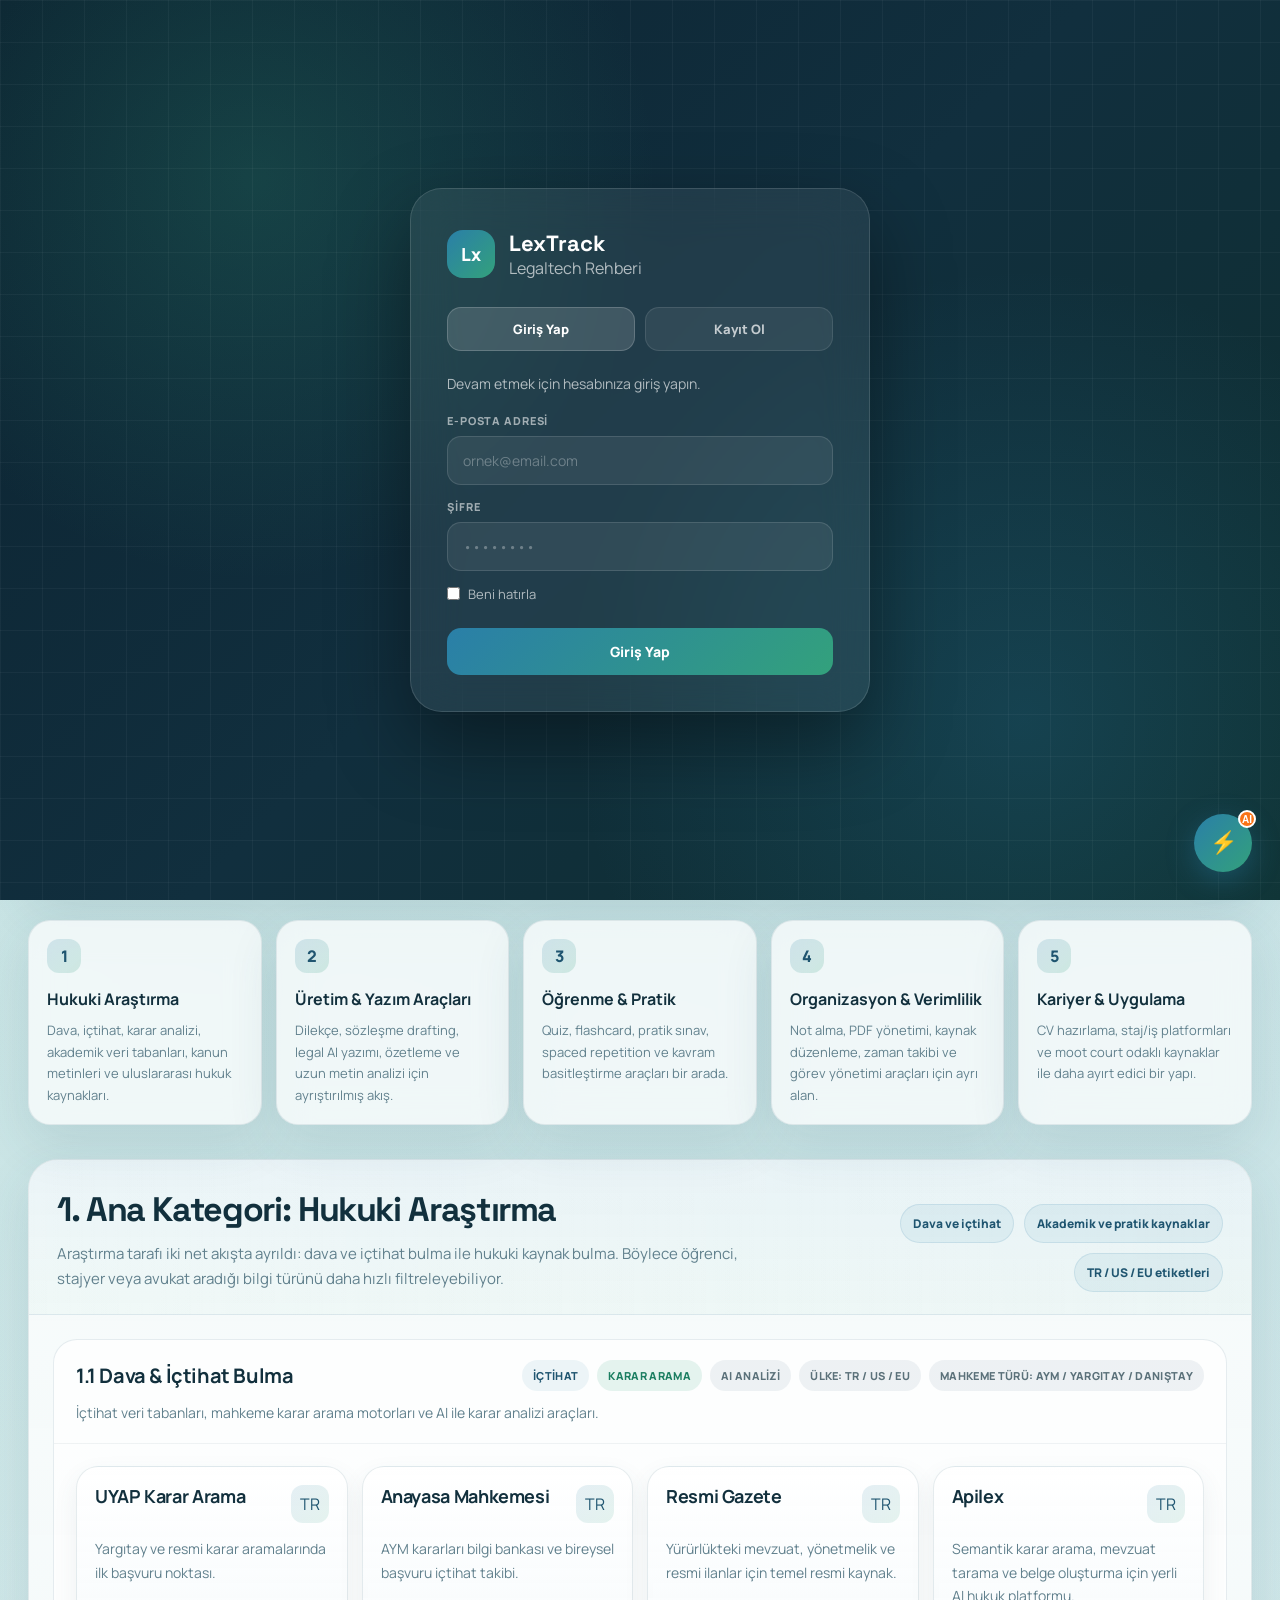
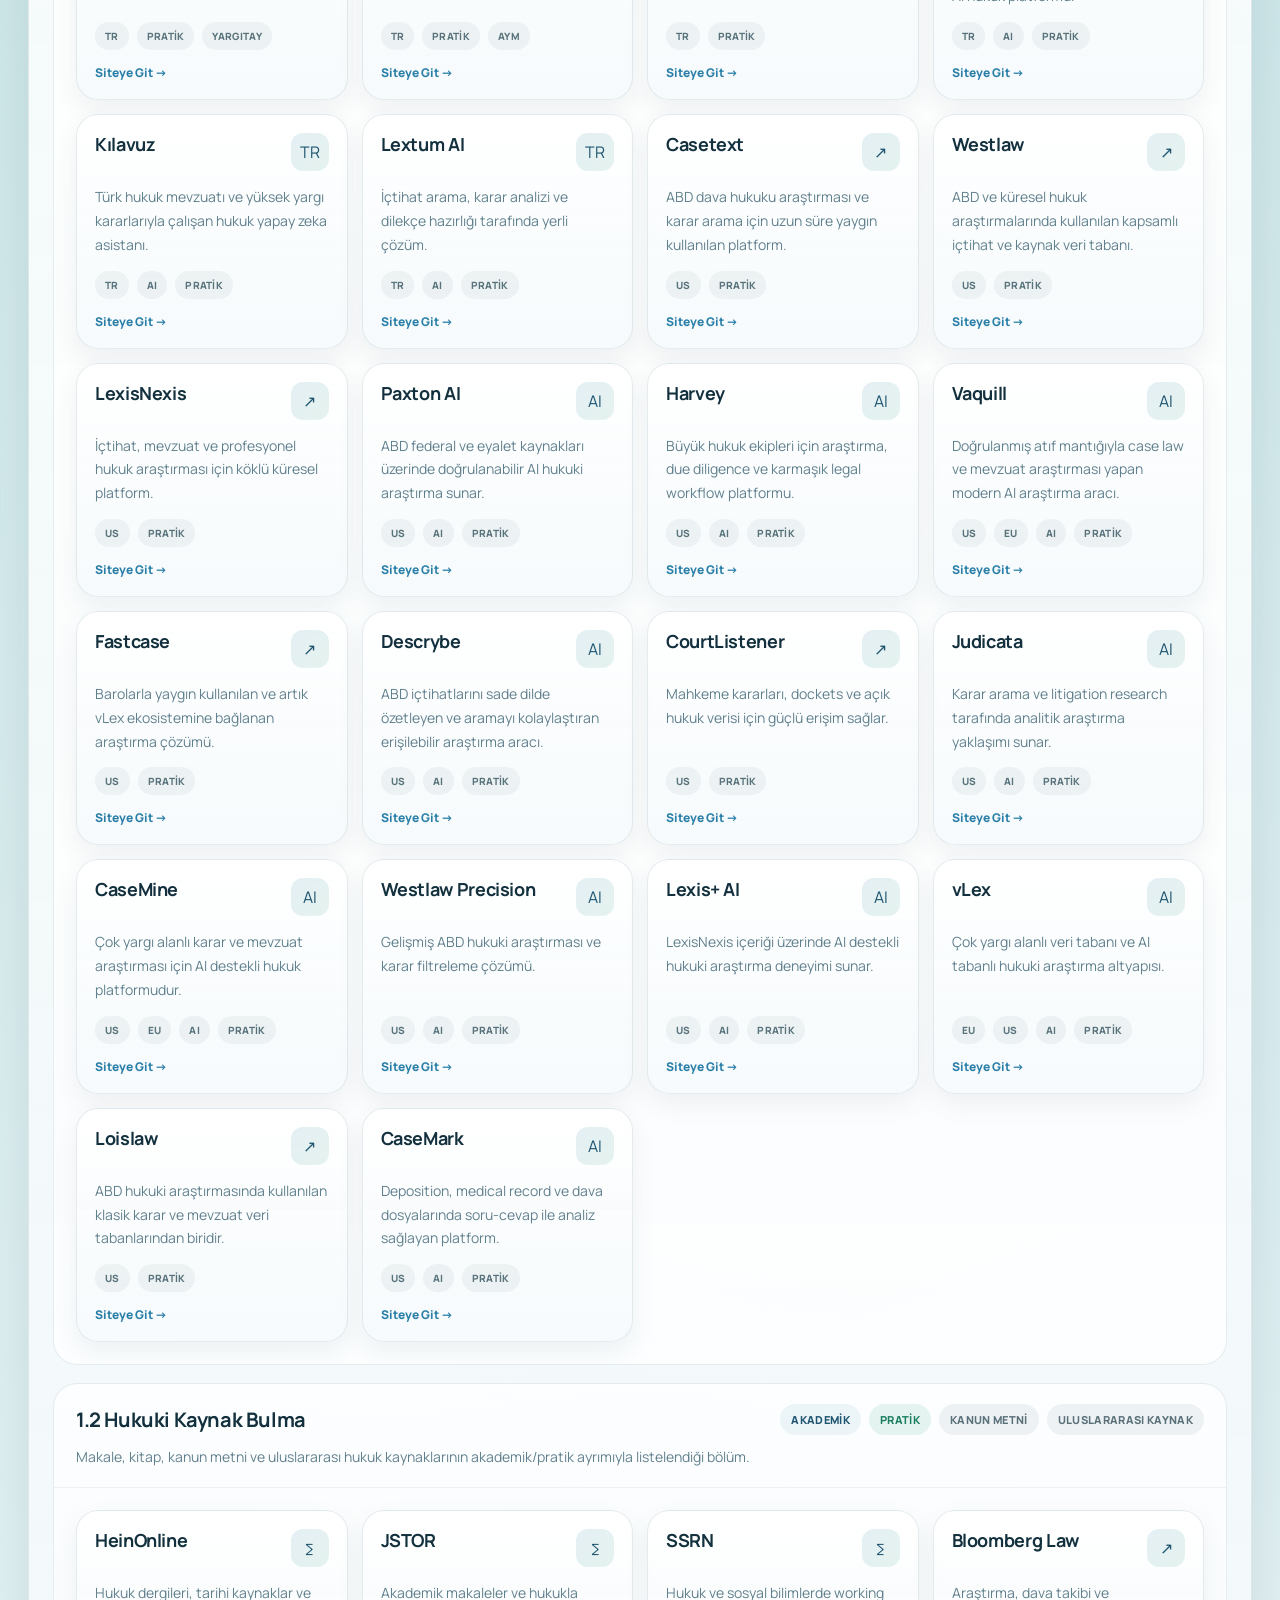
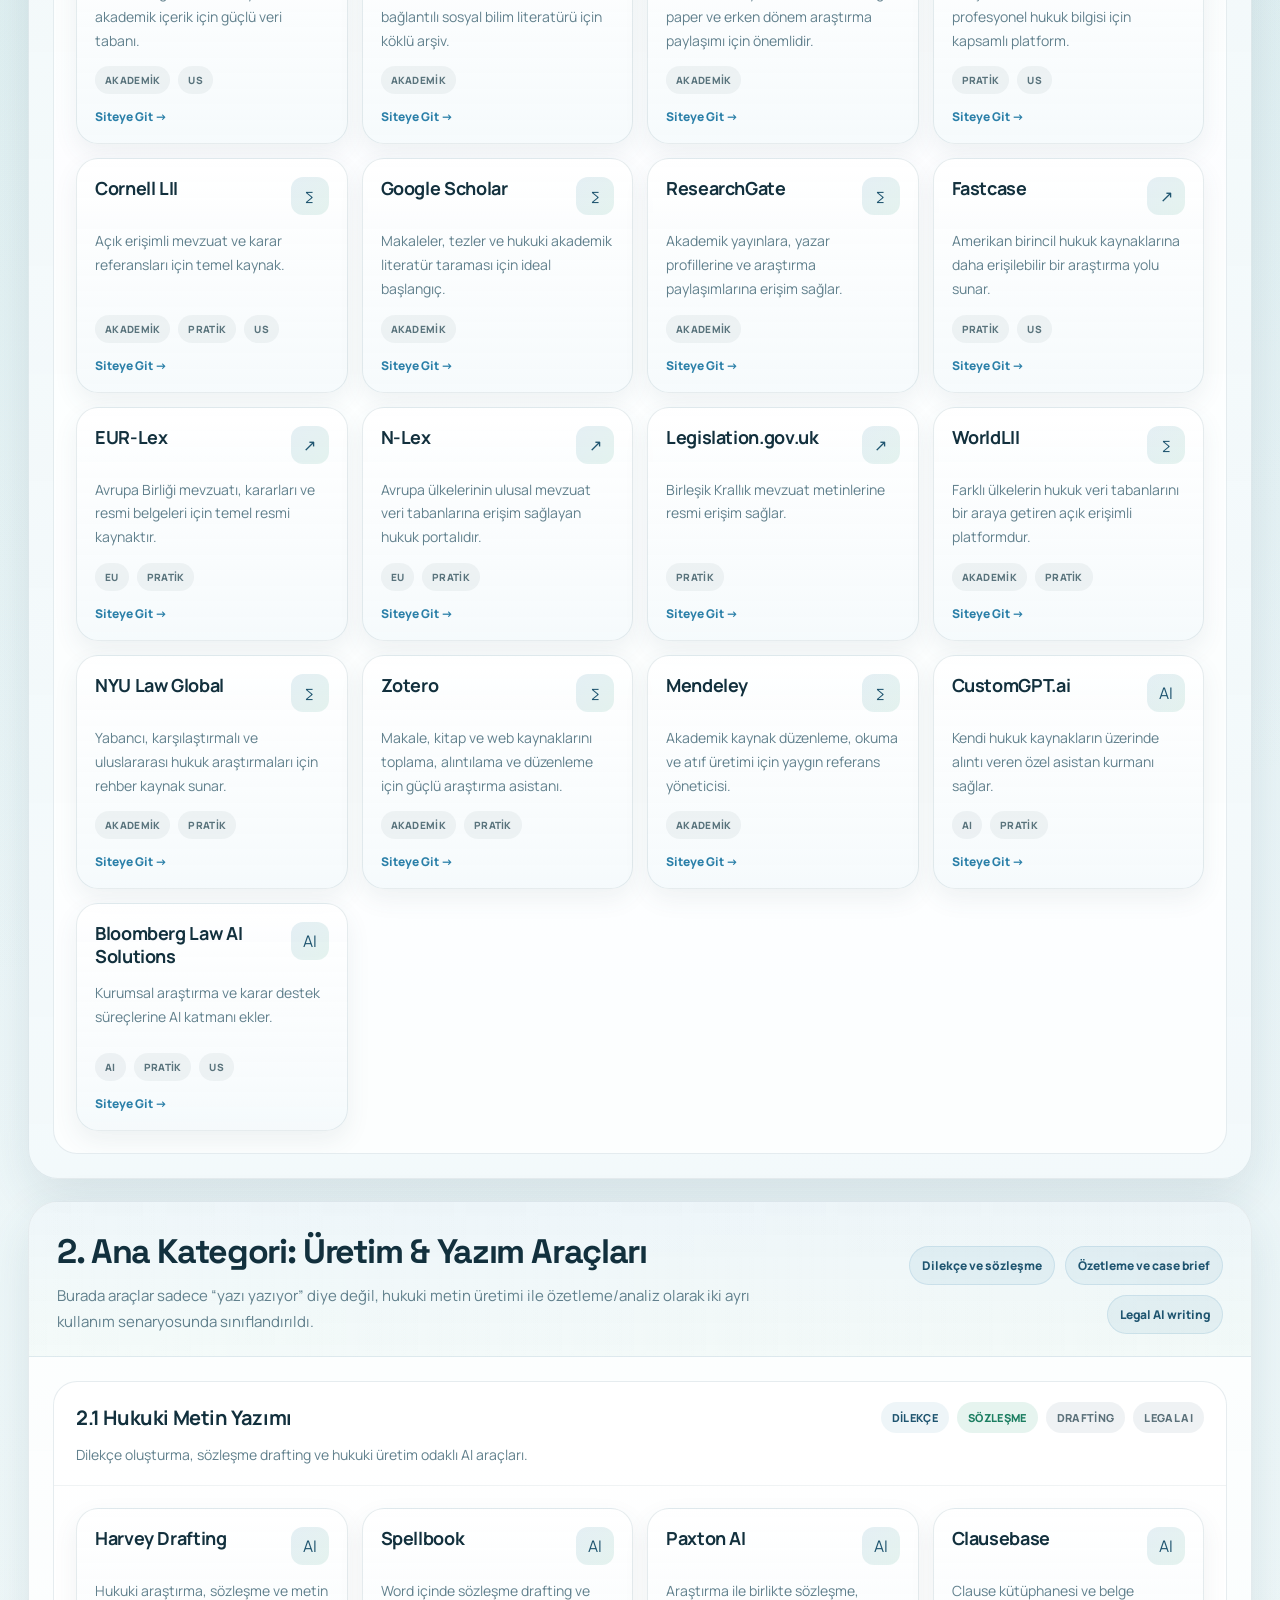
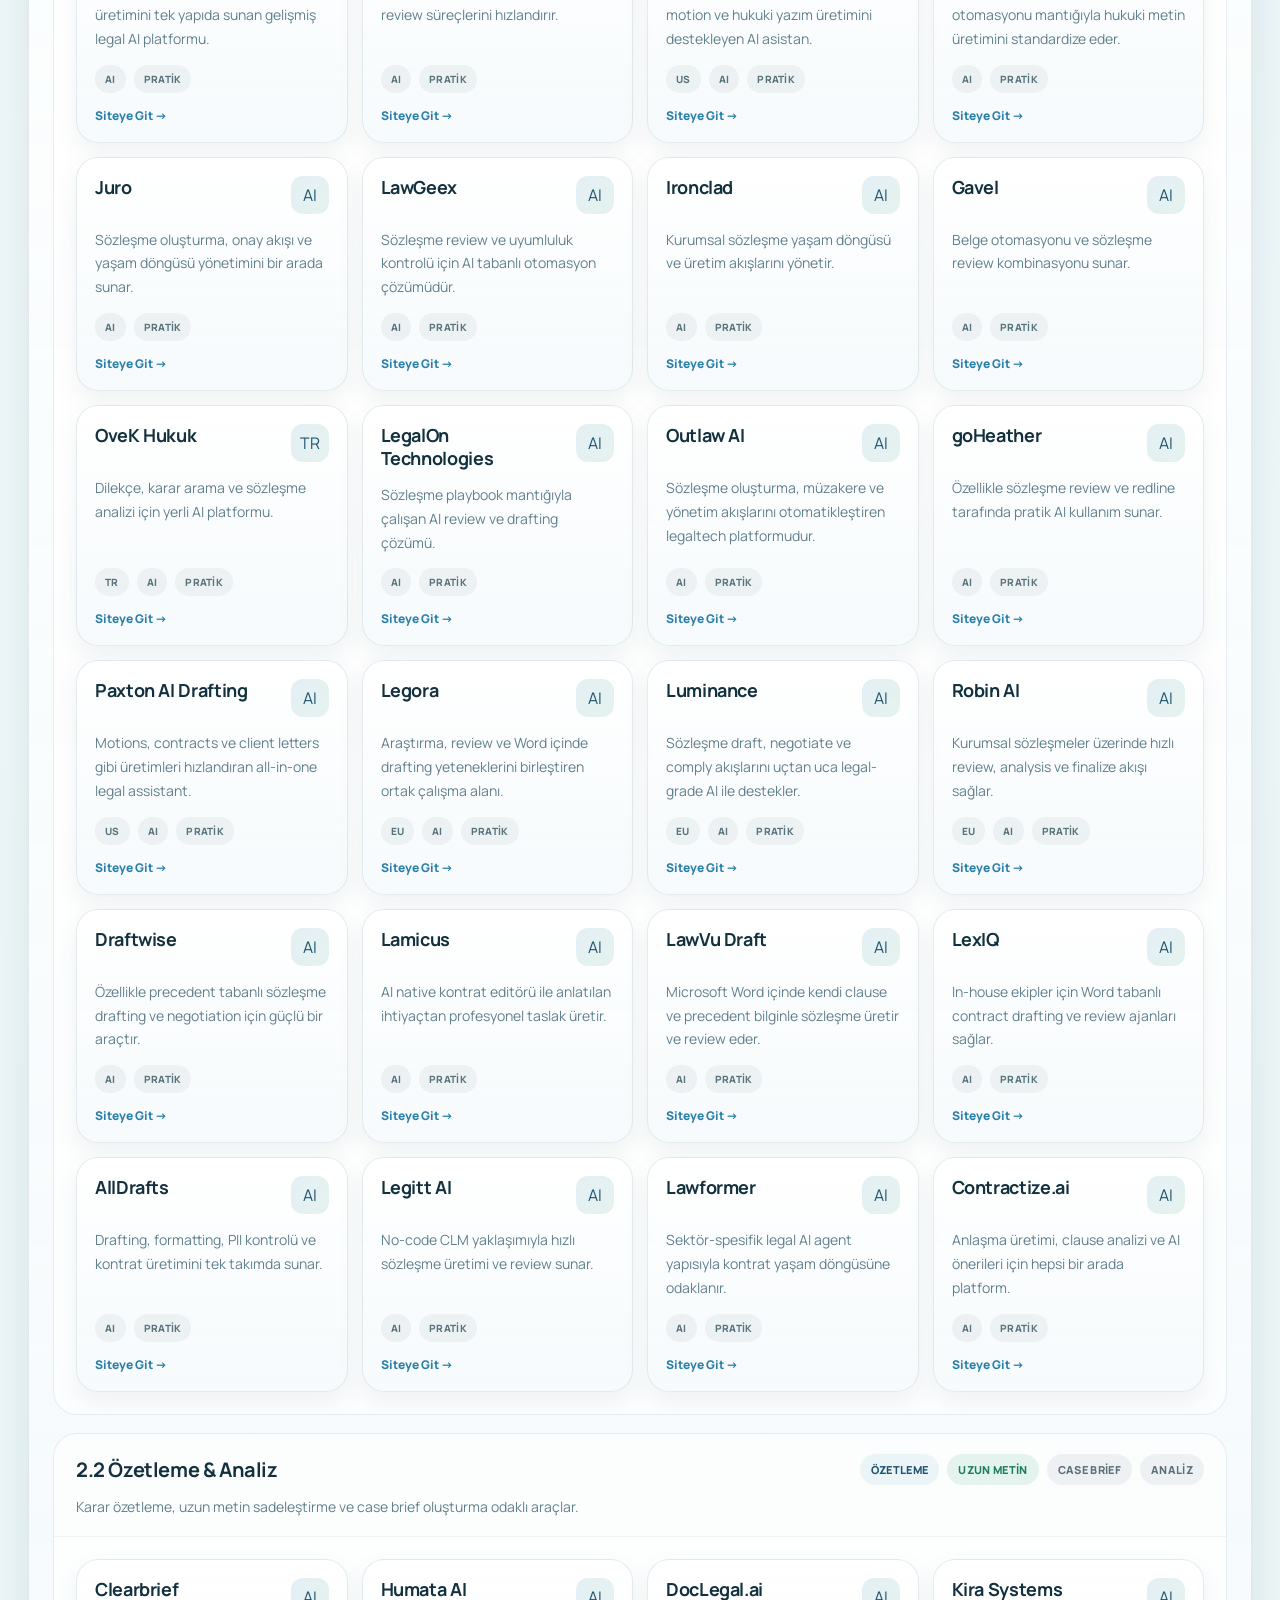
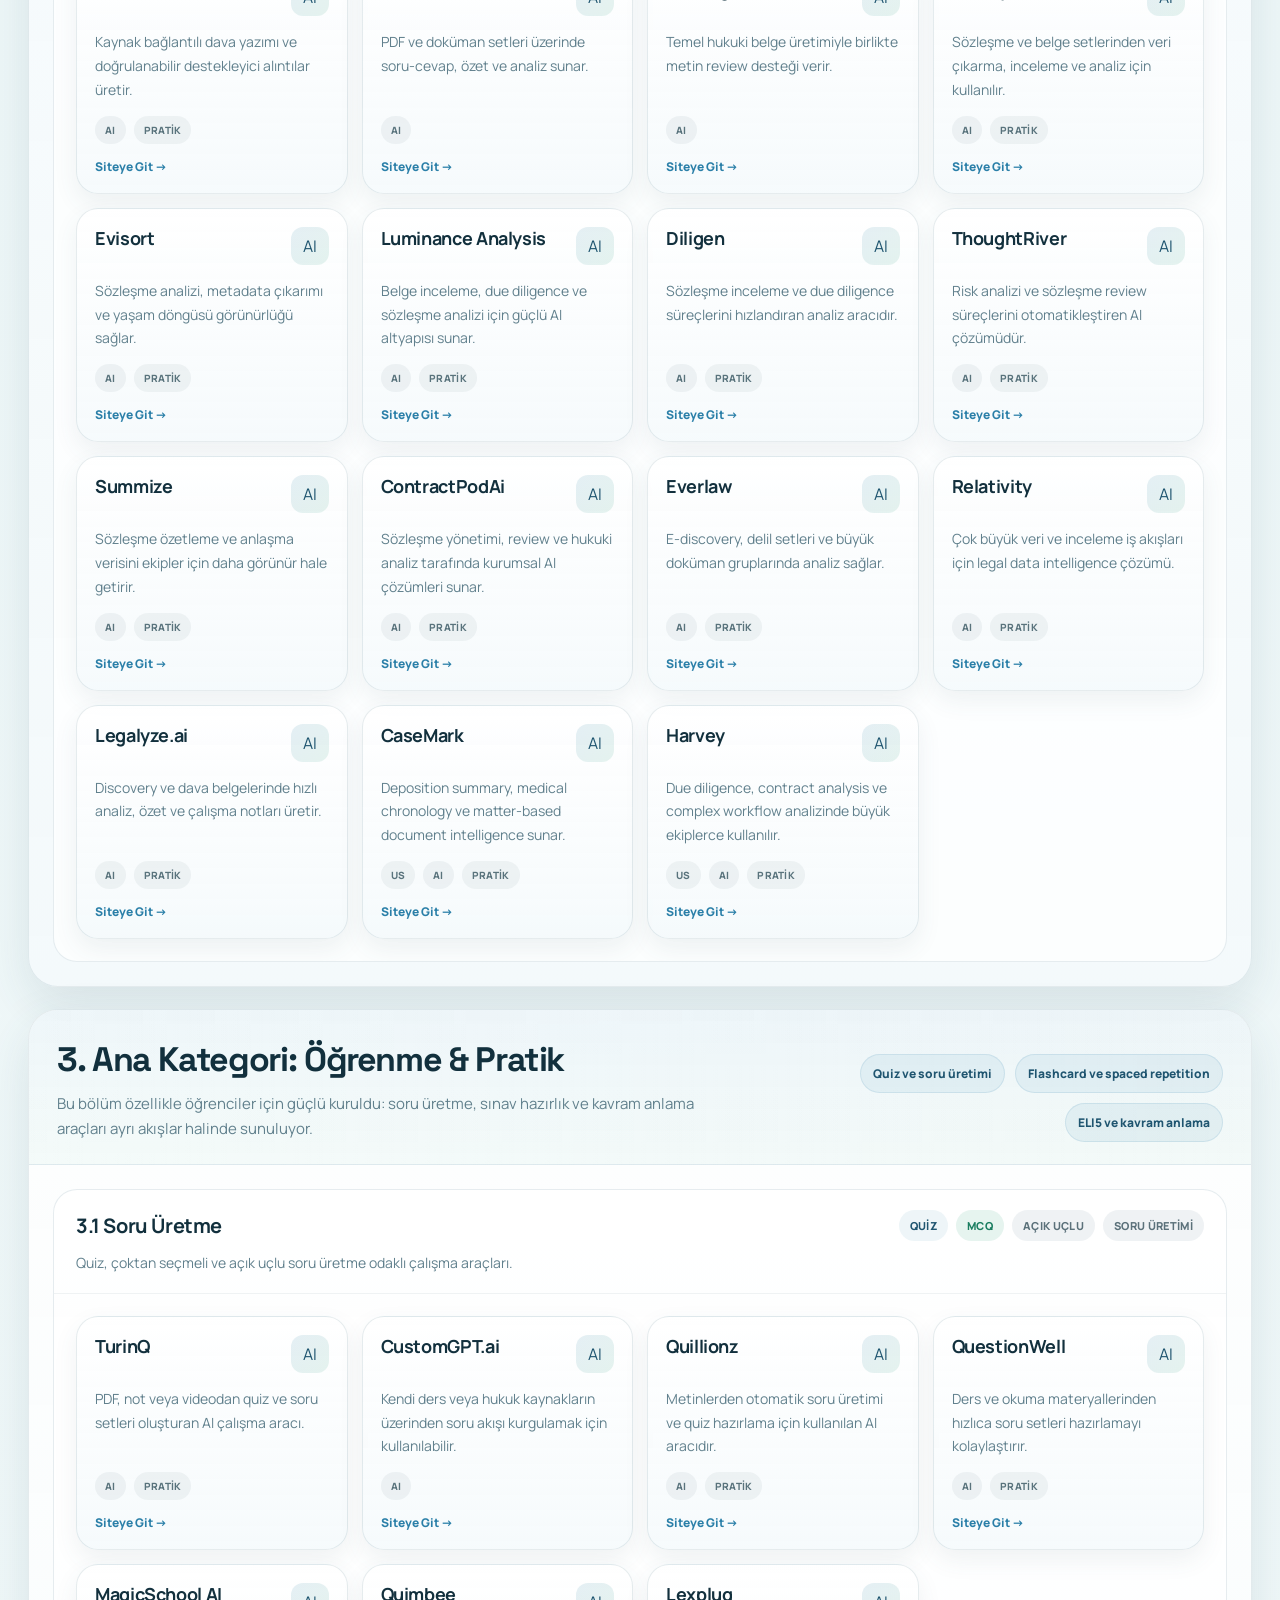
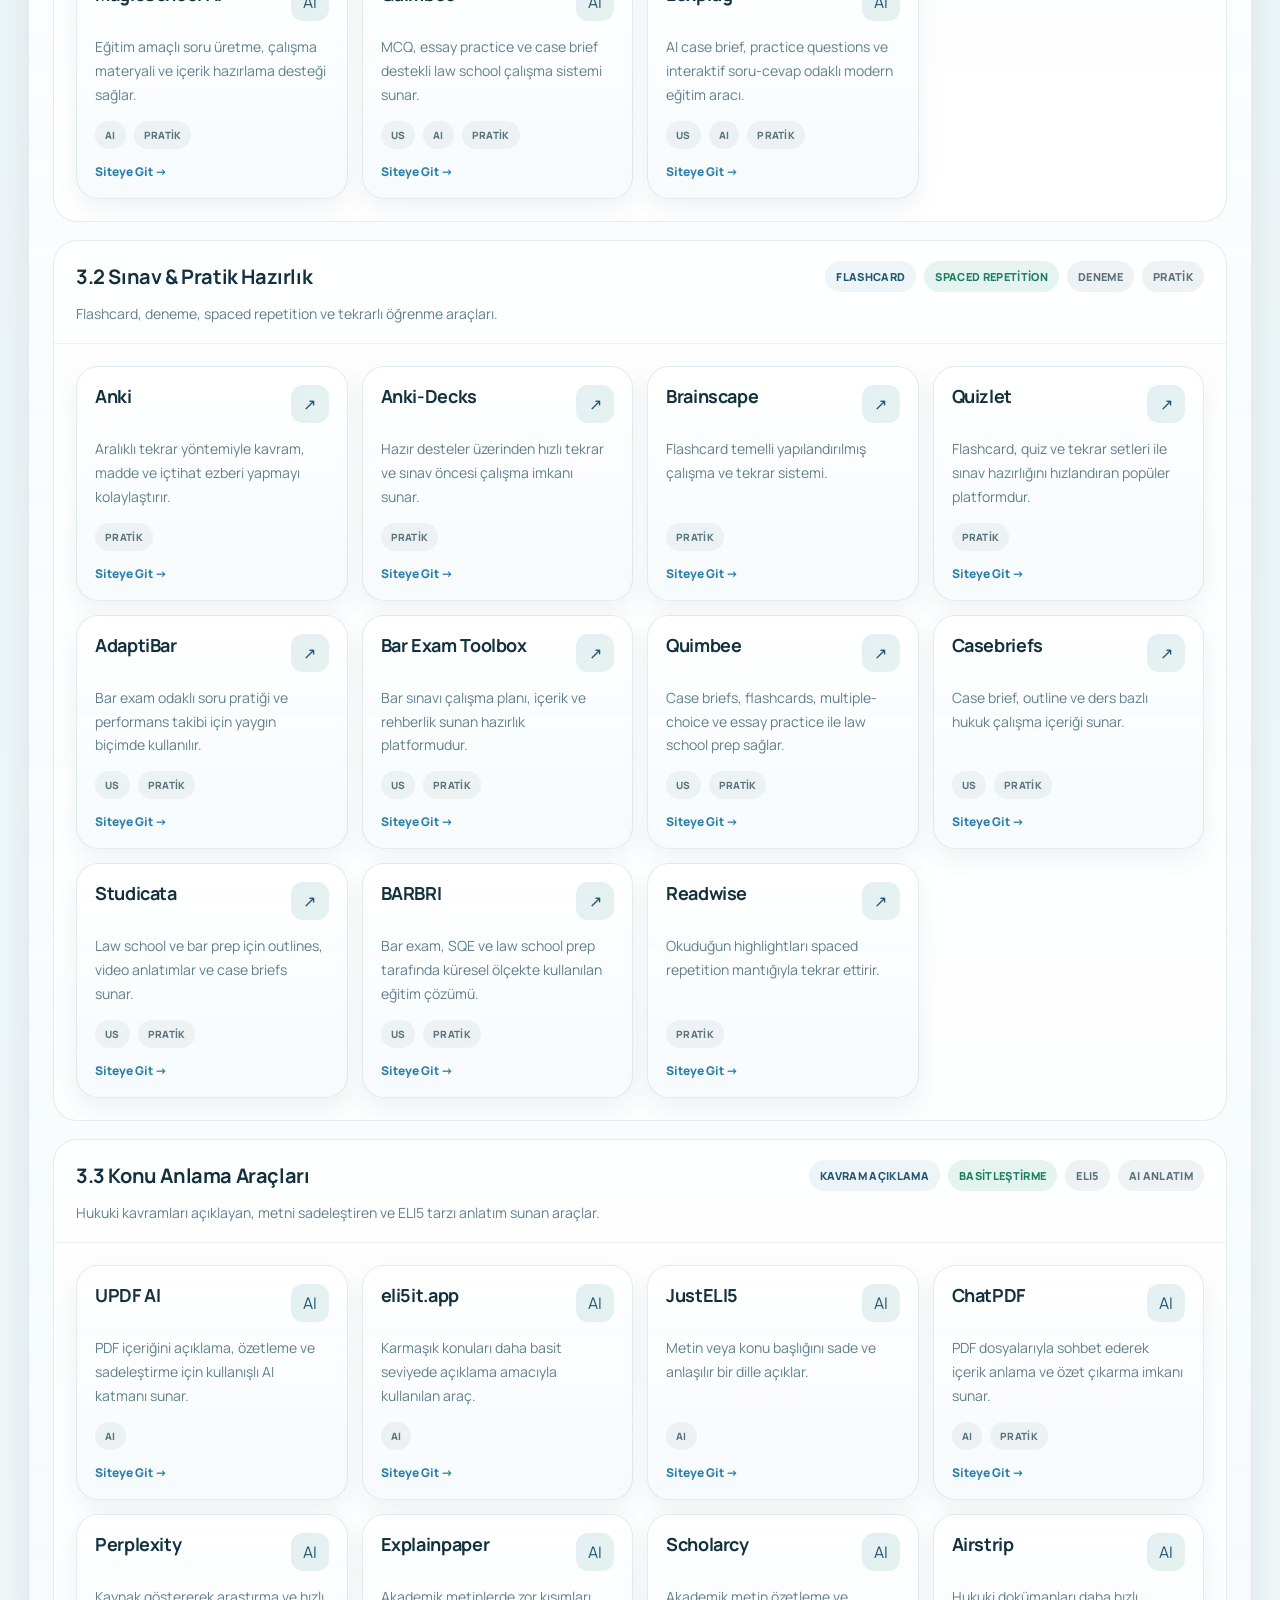
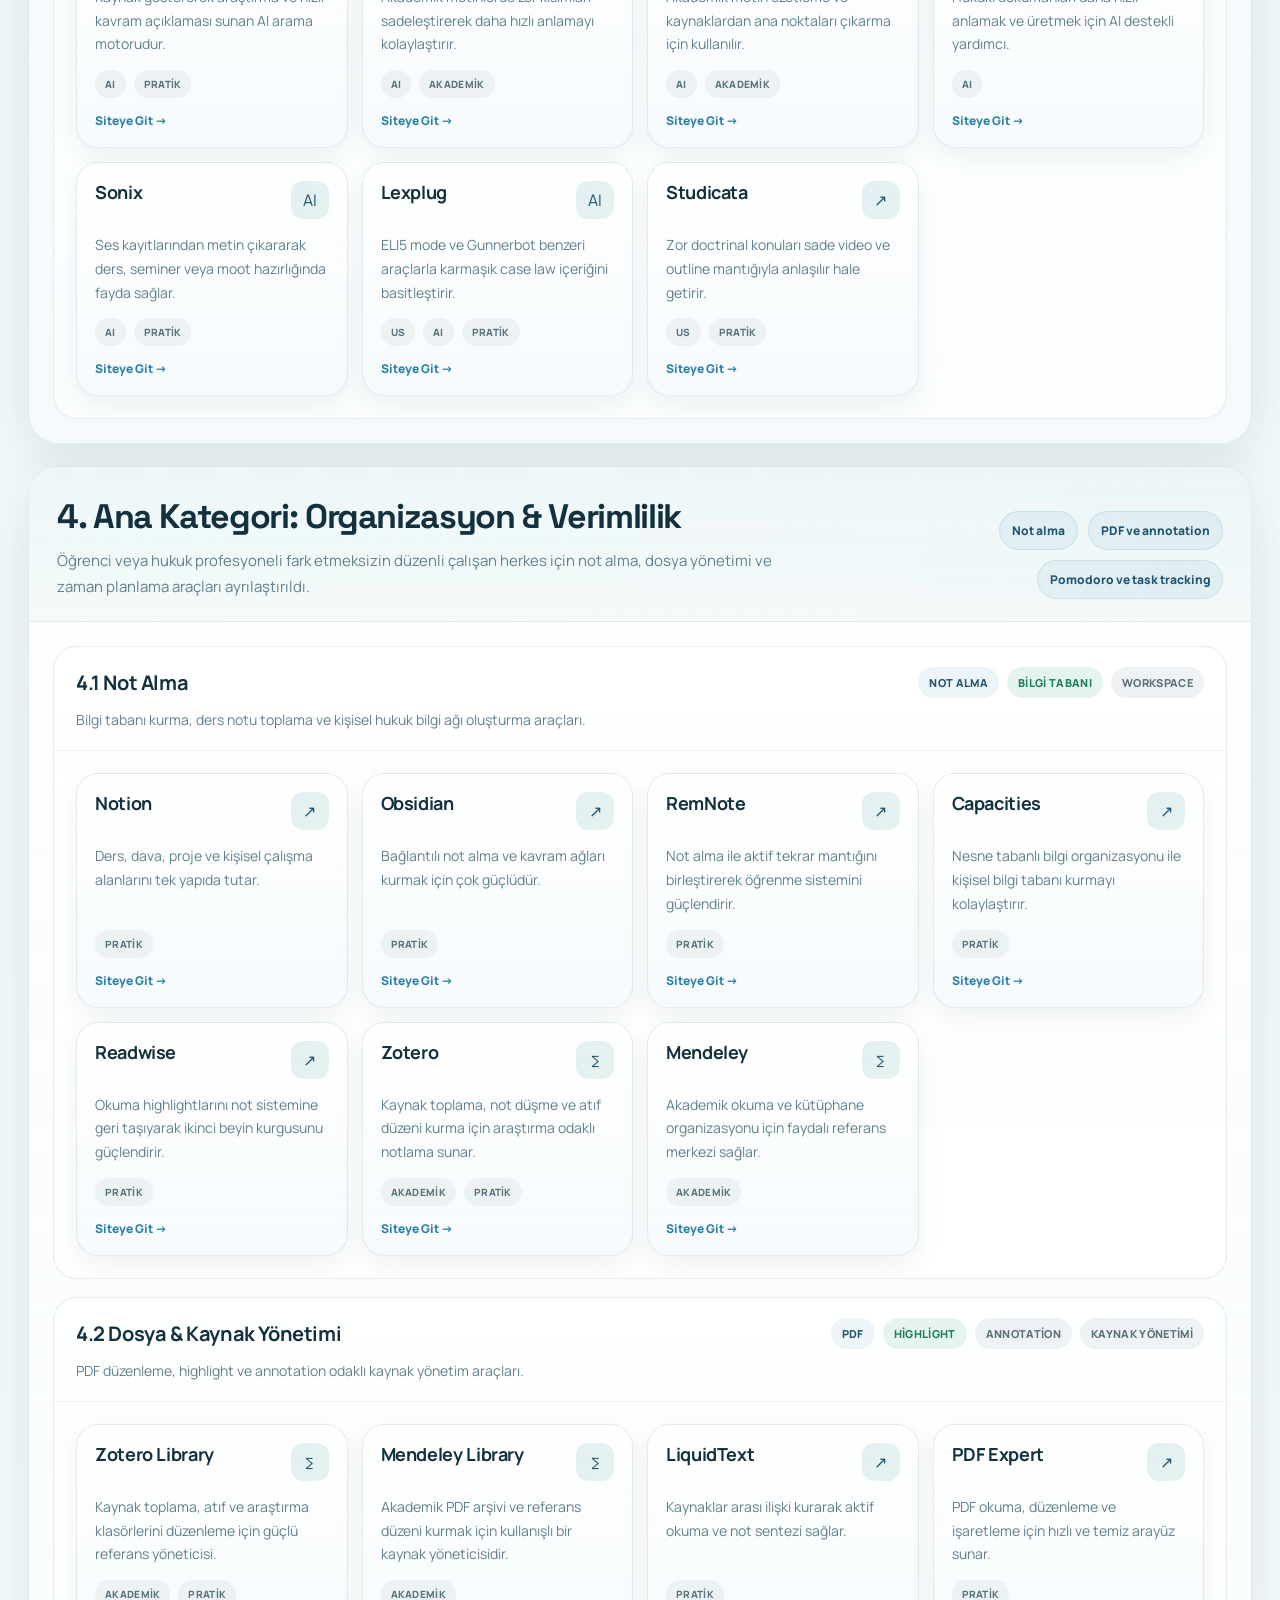
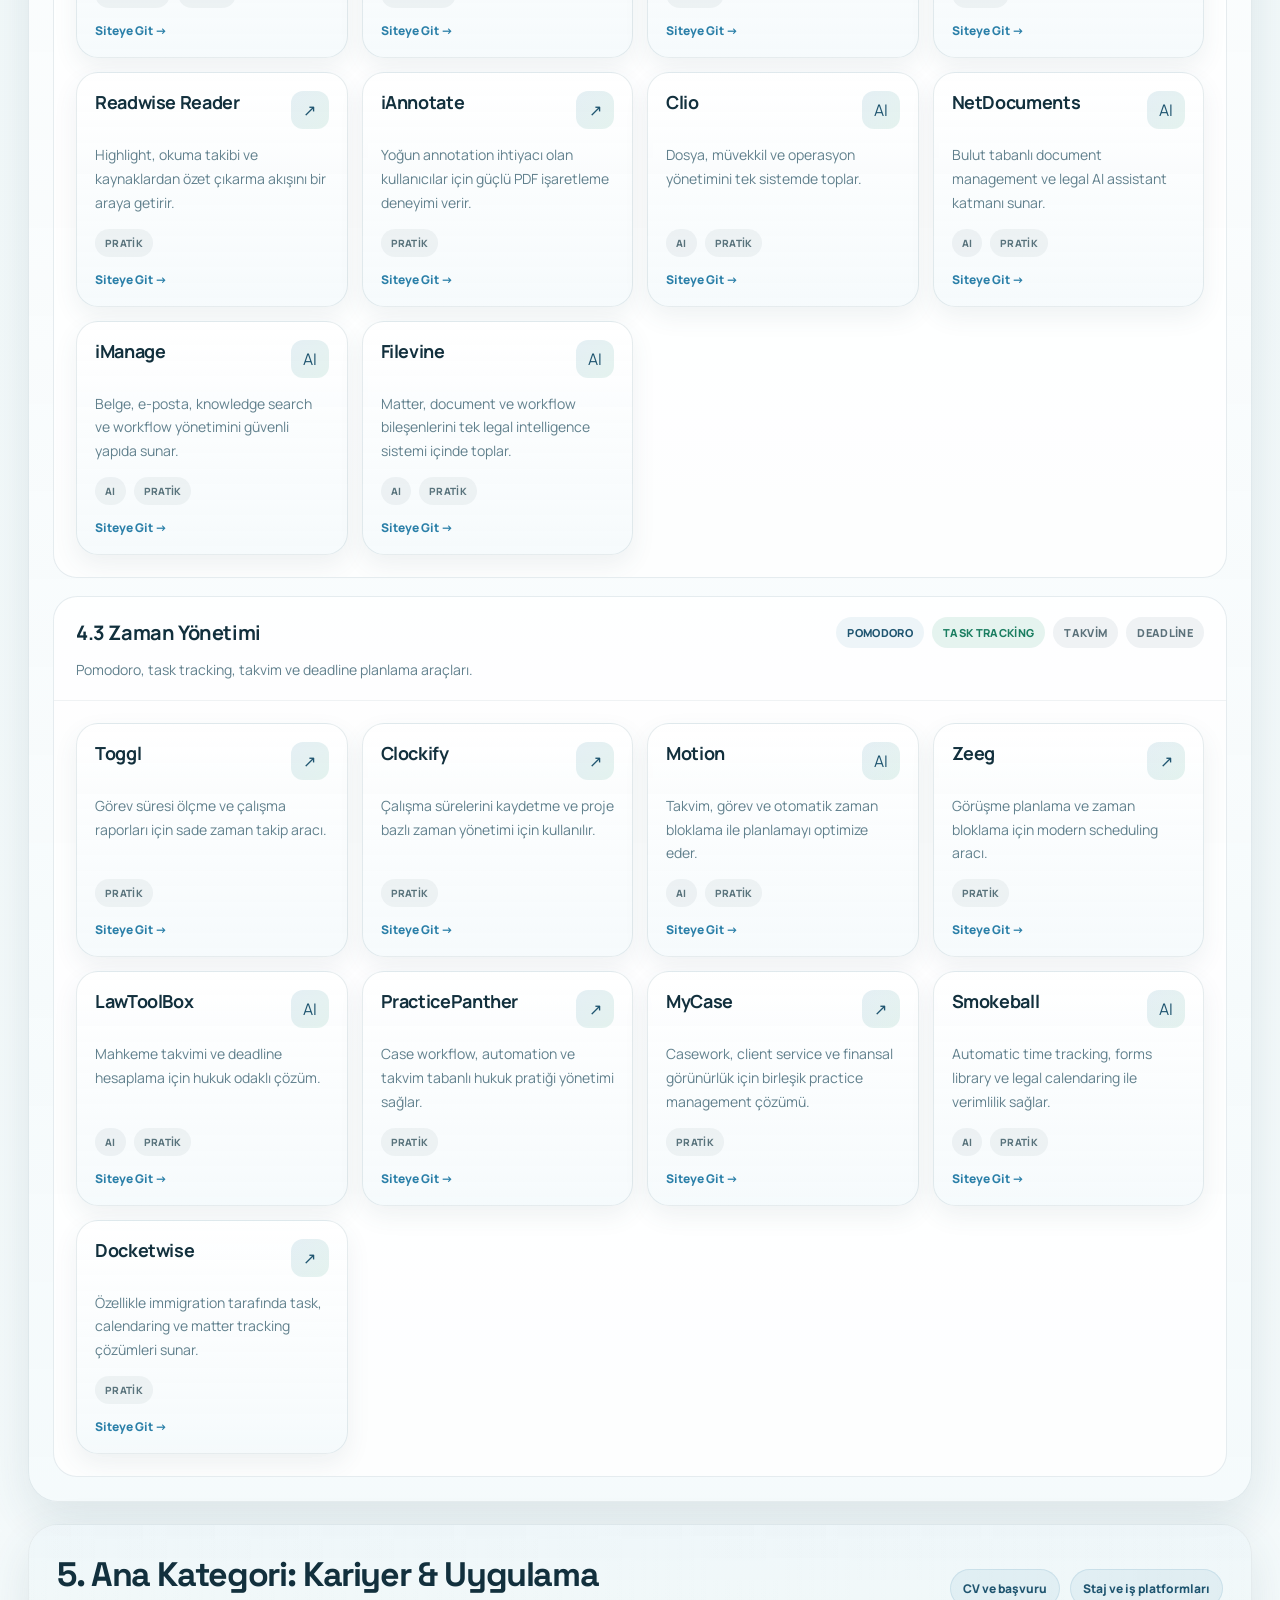
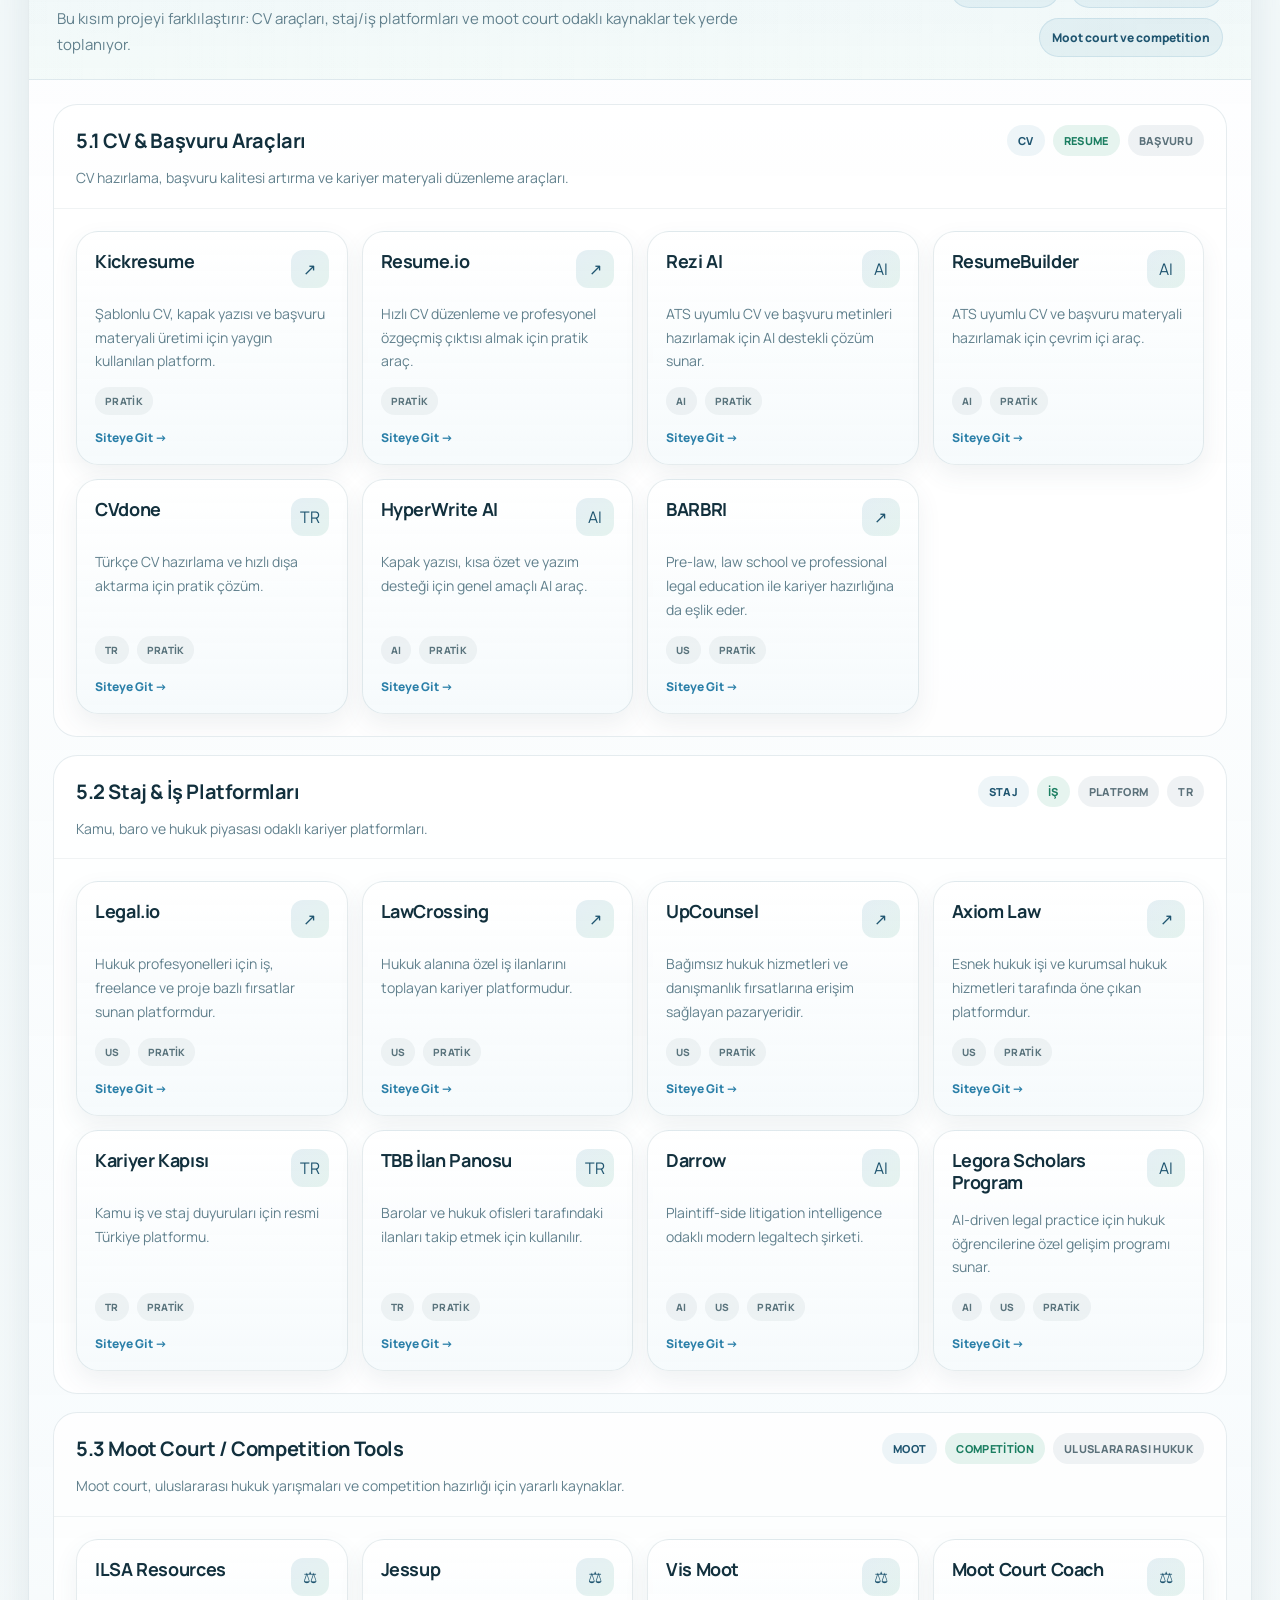
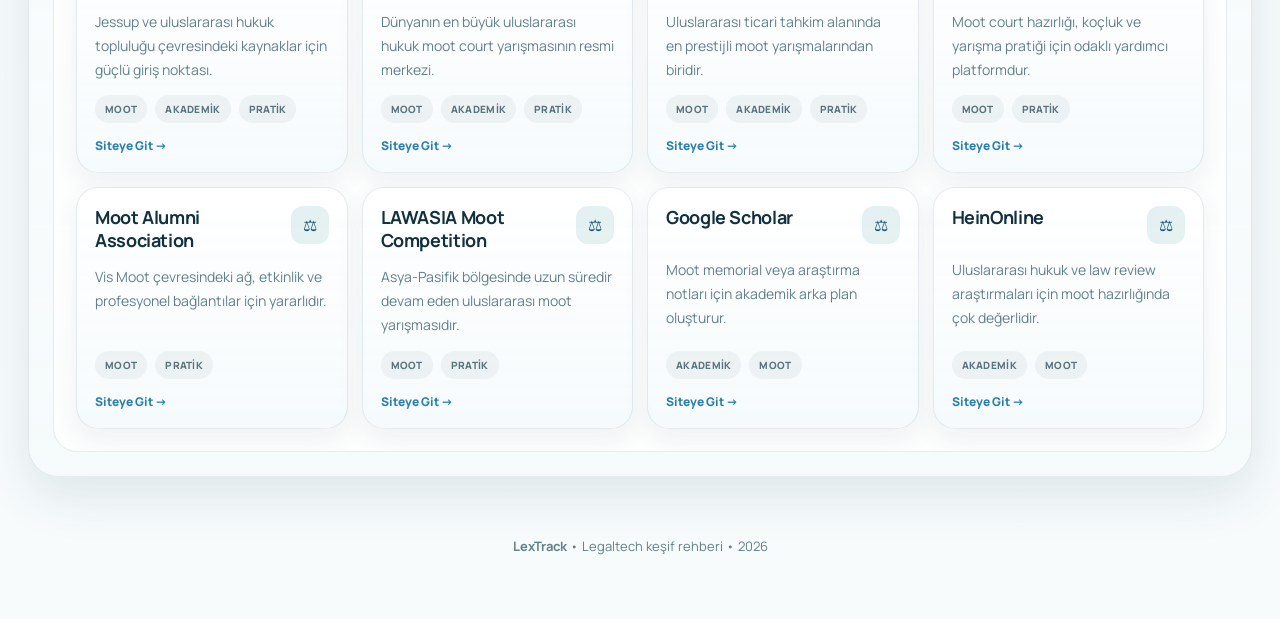
<file: index.html>
<!DOCTYPE html>
<html lang="tr">
<head>
<meta charset="UTF-8">
<meta name="viewport" content="width=device-width, initial-scale=1.0">
<title>LexTrack — Legaltech Rehberi</title>
<link rel="preconnect" href="https://fonts.googleapis.com">
<link rel="preconnect" href="https://fonts.gstatic.com" crossorigin>
<link href="https://fonts.googleapis.com/css2?family=Manrope:wght@400;500;600;700;800&family=Space+Grotesk:wght@500;700&display=swap" rel="stylesheet">
<link rel="stylesheet" href="./style.css">
</head>
<body>
  <div id="loginOverlay">
    <div class="login-card">
      <div class="login-brand">
        <div class="login-brand-badge">Lx</div>
        <div class="login-brand-text">
          <strong>LexTrack</strong>
          <span>Legaltech Rehberi</span>
        </div>
      </div>

      <div class="login-tabs">
        <button class="login-tab active" id="tabLogin" type="button" onclick="switchTab('login')">Giriş Yap</button>
        <button class="login-tab" id="tabRegister" type="button" onclick="switchTab('register')">Kayıt Ol</button>
      </div>

      <div class="login-view active" id="viewLogin">
        <p class="login-sub">Devam etmek için hesabınıza giriş yapın.</p>
        <div class="login-error" id="loginError"></div>
        <div class="login-field">
          <label for="loginEmail">E-posta Adresi</label>
          <input class="login-input" type="email" id="loginEmail" placeholder="ornek@email.com" autocomplete="email">
        </div>
        <div class="login-field">
          <label for="loginPassword">Şifre</label>
          <input class="login-input" type="password" id="loginPassword" placeholder="••••••••" autocomplete="current-password">
        </div>
        <div class="login-consent">
          <input type="checkbox" id="rememberMe">
          <span>Beni hatırla</span>
        </div>
        <button class="login-btn" type="button" onclick="doLogin()">Giriş Yap</button>
      </div>

      <div class="login-view" id="viewRegister">
        <p class="login-sub">Hesap oluştur, sonra e-posta onayıyla girişini doğrula.</p>
        <div class="login-error" id="registerError"></div>
        <div class="login-success" id="registerSuccess"></div>
        <div class="login-field">
          <label for="regName">Ad Soyad</label>
          <input class="login-input" type="text" id="regName" placeholder="Adınız Soyadınız" autocomplete="name">
        </div>
        <div class="login-field">
          <label for="regEmail">E-posta Adresi</label>
          <input class="login-input" type="email" id="regEmail" placeholder="ornek@email.com" autocomplete="email">
        </div>
        <div class="login-field">
          <label for="regPassword">Şifre</label>
          <input class="login-input" type="password" id="regPassword" placeholder="En az 8 karakter" autocomplete="new-password">
        </div>
        <div class="login-field">
          <label for="regPasswordConfirm">Şifre Tekrar</label>
          <input class="login-input" type="password" id="regPasswordConfirm" placeholder="Şifreyi tekrar girin" autocomplete="new-password">
        </div>
        <div class="login-legal">
          <details>
            <summary>Gizlilik Sözleşmesi ve Kullanım Koşulları</summary>
            <div class="login-legal-body">
              <h4>Platform kullanımı</h4>
              <p>LexTrack, hukuk teknolojileri araçlarını tanıtmak ve karşılaştırmalı biçimde sunmak amacıyla hizmet verir. Kullanıcı, platformu hukuka uygun şekilde kullanmayı kabul eder.</p>
              <h4>Üyelik ve hesap sorumluluğu</h4>
              <p>Kayıt sırasında doğru ve güncel bilgi verilmesi gerekir. Hesap bilgilerinin güvenliğinden kullanıcı sorumludur.</p>
              <h4>Harici bağlantılar</h4>
              <p>Platformdaki legaltech bağlantıları bilgilendirme amacıyla sunulur. Harici sitelerin içerikleri ve veri uygulamaları ilgili hizmet sağlayıcılarının sorumluluğundadır.</p>
              <h4>Gizlilik</h4>
              <p>Üyelikte paylaşılan bilgiler hesap oluşturma, oturum yönetimi, güvenlik ve platform işleyişi için kullanılır.</p>
            </div>
          </details>
          <details>
            <summary>KVKK Aydınlatma Metni</summary>
            <div class="login-legal-body">
              <h4>Veri sorumlusu</h4>
              <p>Bu üyelik formu kapsamında paylaşılan kişisel veriler, LexTrack platformunun işletilmesi amacıyla işlenir.</p>
              <h4>İşlenen veriler</h4>
              <p>Ad soyad, e-posta adresi, şifre bilgisi, kayıt tarihi ve oturum yönetimine ilişkin teknik veriler işlenebilir.</p>
              <h4>İşleme amaçları</h4>
              <ul>
                <li>Üyelik oluşturma ve hesap yönetimi</li>
                <li>Kullanıcı girişinin doğrulanması</li>
                <li>Platform güvenliği ve sürekliliğinin sağlanması</li>
                <li>Gerekli durumlarda hukuki yükümlülüklerin yerine getirilmesi</li>
              </ul>
              <h4>Haklar</h4>
              <p>6698 sayılı Kanun kapsamında verilerinizle ilgili bilgi talep etme, düzeltme ve silme dahil yasal haklara sahipsiniz.</p>
            </div>
          </details>
        </div>
        <label class="login-consent">
          <input type="checkbox" id="termsCheck">
          <span>Kullanım koşullarını kabul ediyorum.</span>
        </label>
        <label class="login-consent">
          <input type="checkbox" id="kvkkCheck">
          <span>KVKK aydınlatma metnini okudum.</span>
        </label>
        <button class="login-btn" type="button" onclick="doRegister()">Hesap Oluştur</button>
        <button class="login-secondary-btn" type="button" id="openMailDraftBtn" style="display:none;">Onay E-postası Taslağını Aç</button>
        <button class="verification-link-btn" type="button" id="verifyNowBtn" style="display:none;">Bu Cihazda Hemen Doğrula</button>
        <p class="login-hint">Not: Bu yerel HTML sürümünde gerçek otomatik e-posta gönderimi yoktur. Onun yerine mail taslağı açılır ve doğrulama bağlantısı üretilir.</p>
      </div>
    </div>
  </div>

  <div class="shell">
    <header class="topbar">
      <div class="brand">
        <div class="brand-badge">L</div>
        <div class="brand-copy">
          <strong>LexTrack</strong>
          <span>Legaltech araçlarını tek yerde sınıflandıran rehber</span>
        </div>
      </div>
      <nav class="topnav">
        <a class="nav-pill" href="#overview">Kategoriler</a>
        <a class="nav-pill" href="#library">Araç Kütüphanesi</a>
        <a class="nav-pill" href="#research">Araştırma</a>
        <a class="nav-pill" href="#career">Kariyer</a>
      </nav>
    </header>

    <section class="hero">
      <div class="hero-grid">
        <div class="hero-copy">
          <div class="eyebrow">Legaltech Directory • TR / Global • AI & Productivity</div>
          <h1>Hukuk teknolojilerini <span>daha net sınıflandır</span>, daha hızlı keşfet.</h1>
          <p>
            LexTrack; hukuki araştırma, üretim, öğrenme, organizasyon ve kariyer odaklı araçları
            ana kategori ve alt kategori mantığında düzenleyen modern bir legaltech keşif ekranı.
          </p>
          <div class="hero-actions">
            <a class="btn btn-secondary" href="#overview">Sınıflandırmayı Gör</a>
          </div>
        </div>

        <div class="hero-side">
          <div class="glass-card hero-stats">
            <div class="stat">
              <strong id="toolCount">0</strong>
              <span>Toplam araç, detaylı alt sınıflandırmalarla birlikte listeleniyor.</span>
            </div>
            <div class="stat">
              <strong>5</strong>
              <span>Ana kategori, öğrenciler ve profesyoneller için ayrı kullanım mantığıyla kuruldu.</span>
            </div>
            <div class="stat">
              <strong>15</strong>
              <span>Alt kategori, daha temiz bilgi mimarisi ve keşif kolaylığı sağlar.</span>
            </div>
            <div class="stat">
              <strong>TR / US / EU</strong>
              <span>Özellikle araştırma tarafında ülke ve kullanım bağlamı görünür tutuldu.</span>
            </div>
          </div>

          <div class="glass-card hero-panel">
            <h3>Bu versiyonda özellikle güçlendirilen alanlar</h3>
            <ul>
              <li>Hukuki araştırma artık “Dava & İçtihat” ve “Hukuki Kaynak Bulma” diye net ayrılıyor.</li>
              <li>Öğrenme & Pratik bölümü soru üretme, sınav hazırlık ve konu anlama olarak üçe ayrıldı.</li>
              <li>Kartlar sadece isim listesi değil; kullanım amacı, etiket ve tıklanabilir yönlendirme içeriyor.</li>
            </ul>
          </div>
        </div>
      </div>
    </section>

    <section class="toolbar" id="overview">
      <div class="toolbar-grid">
        <div class="search-box">
          <label for="searchInput">Araç veya alt kategori ara</label>
          <input id="searchInput" type="text" placeholder="Örn. içtihat, flashcard, staj, pdf, AI...">
        </div>
        <div class="filter-box">
          <label for="categoryFilter">Ana kategori</label>
          <select id="categoryFilter">
            <option value="all">Tümü</option>
          </select>
        </div>
        <div class="filter-box">
          <label for="tagFilter">Etiket</label>
          <select id="tagFilter">
            <option value="all">Tümü</option>
            <option value="AI">AI</option>
            <option value="TR">TR</option>
            <option value="US">US</option>
            <option value="EU">EU</option>
            <option value="Akademik">Akademik</option>
            <option value="Pratik">Pratik</option>
            <option value="Moot">Moot</option>
          </select>
        </div>
        <div class="filter-box">
          <label for="subFilter">Alt kategori</label>
          <select id="subFilter">
            <option value="all">Tümü</option>
          </select>
        </div>
      </div>
    </section>

    <section class="overview">
      <a class="overview-card" href="#research">
        <div class="index">1</div>
        <h3>Hukuki Araştırma</h3>
        <p>Dava, içtihat, karar analizi, akademik veri tabanları, kanun metinleri ve uluslararası hukuk kaynakları.</p>
      </a>
      <a class="overview-card" href="#writing">
        <div class="index">2</div>
        <h3>Üretim & Yazım Araçları</h3>
        <p>Dilekçe, sözleşme drafting, legal AI yazımı, özetleme ve uzun metin analizi için ayrıştırılmış akış.</p>
      </a>
      <a class="overview-card" href="#learning">
        <div class="index">3</div>
        <h3>Öğrenme & Pratik</h3>
        <p>Quiz, flashcard, pratik sınav, spaced repetition ve kavram basitleştirme araçları bir arada.</p>
      </a>
      <a class="overview-card" href="#organization">
        <div class="index">4</div>
        <h3>Organizasyon & Verimlilik</h3>
        <p>Not alma, PDF yönetimi, kaynak düzenleme, zaman takibi ve görev yönetimi araçları için ayrı alan.</p>
      </a>
      <a class="overview-card" href="#career">
        <div class="index">5</div>
        <h3>Kariyer & Uygulama</h3>
        <p>CV hazırlama, staj/iş platformları ve moot court odaklı kaynaklar ile daha ayırt edici bir yapı.</p>
      </a>
    </section>

    <main class="section-stack" id="library"></main>
    <div class="empty-state" id="emptyState">Bu filtrelerle eşleşen araç bulunamadı.</div>

    <footer class="footer">
      <strong>LexTrack</strong> • Legaltech keşif rehberi • 2026
    </footer>
  </div>

  <!-- AI Asistan Butonu -->
  <button class="ai-panel-trigger" id="aiTrigger" aria-label="AI Asistan">
    ⚡
    <div class="trigger-badge">AI</div>
  </button>

  <!-- AI Asistan Paneli -->
  <div class="ai-panel" id="aiPanel">
    <div class="ai-panel-header">
      <div class="ai-avatar">⚖</div>
      <div class="ai-panel-header-text">
        <strong>LexAI — Hukuk Asistanı</strong>
        <span>Araç öneri, kategori ve karşılaştırma için sor</span>
      </div>
      <div class="ai-status-dot"></div>
    </div>
    <div class="ai-messages" id="aiMessages"></div>
    <div class="ai-panel-input">
      <textarea
        class="ai-input-field"
        id="aiInput"
        placeholder="Örn. Türkçe içtihat arama araçları neler?"
        rows="1"
      ></textarea>
      <button class="ai-send-btn" id="aiSend">➤</button>
    </div>
  </div>

<script src="./app.js"></script>
</body>
</html>
</file>
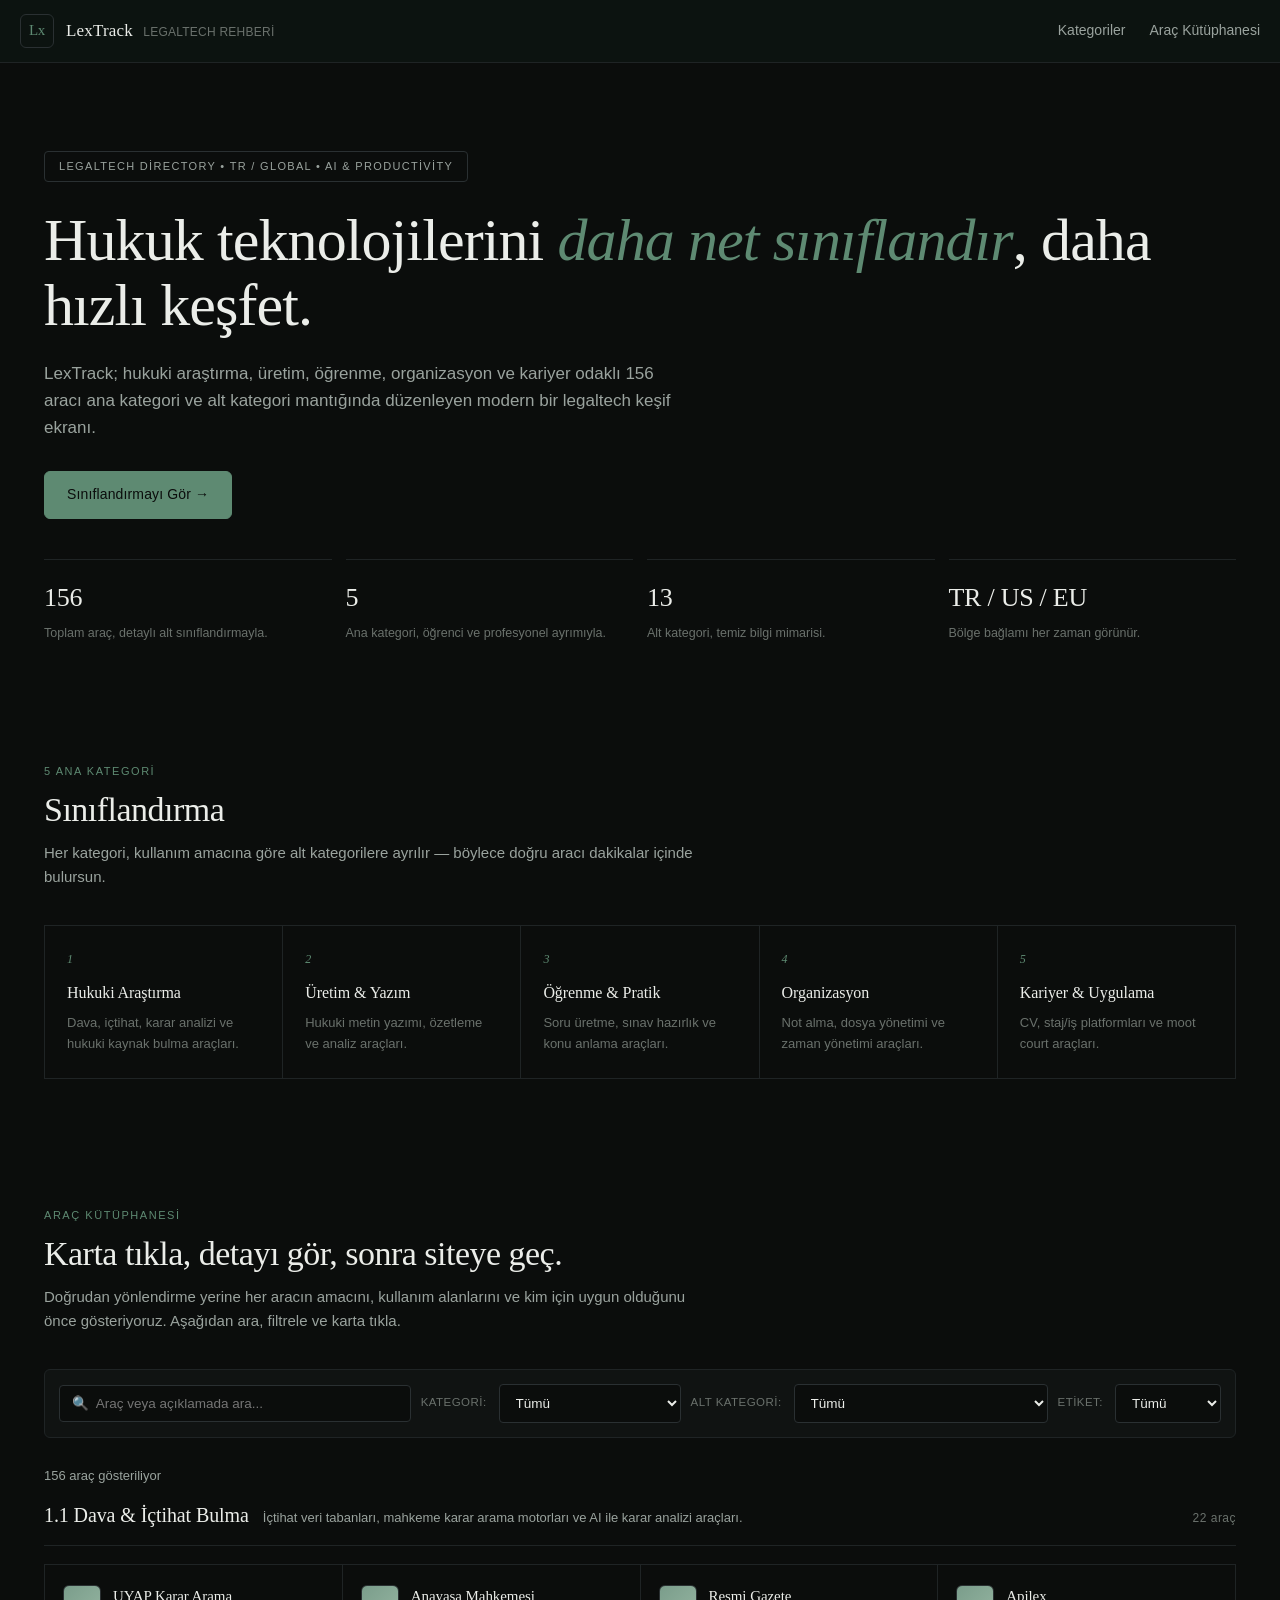
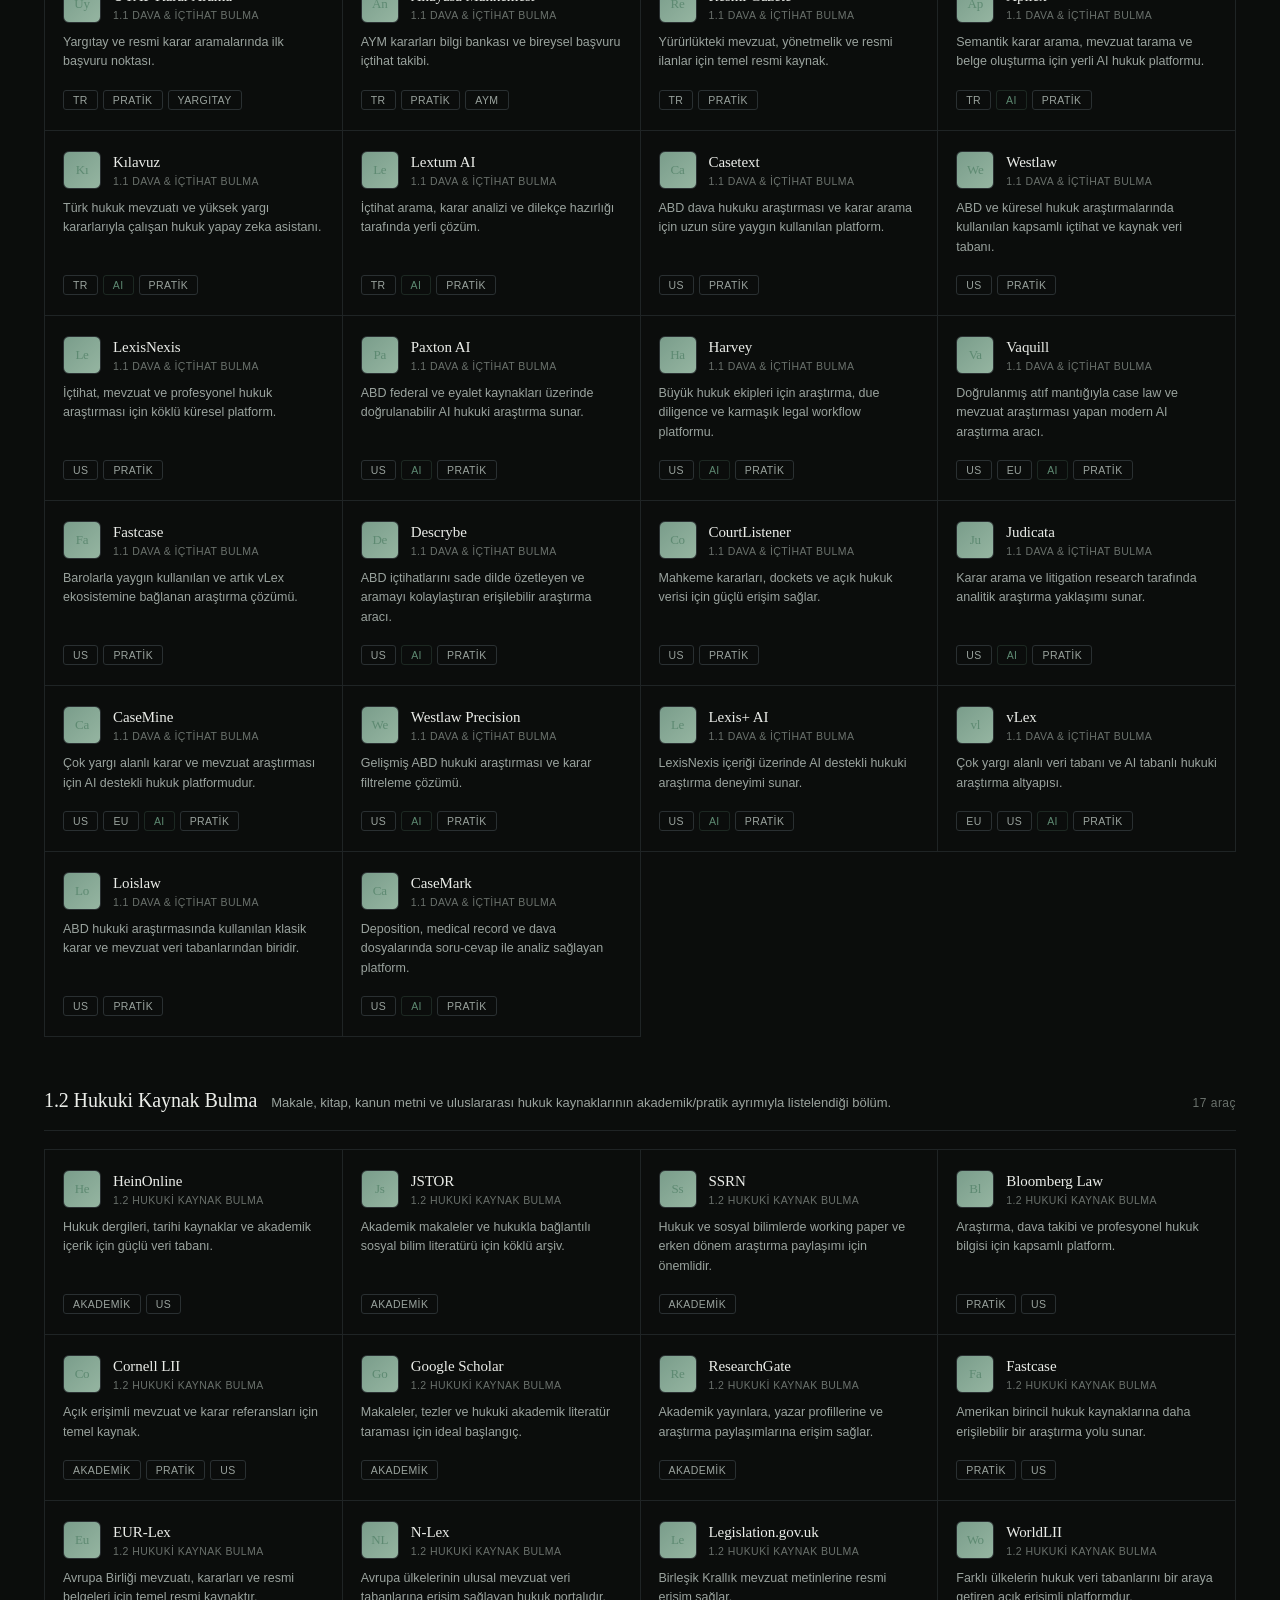
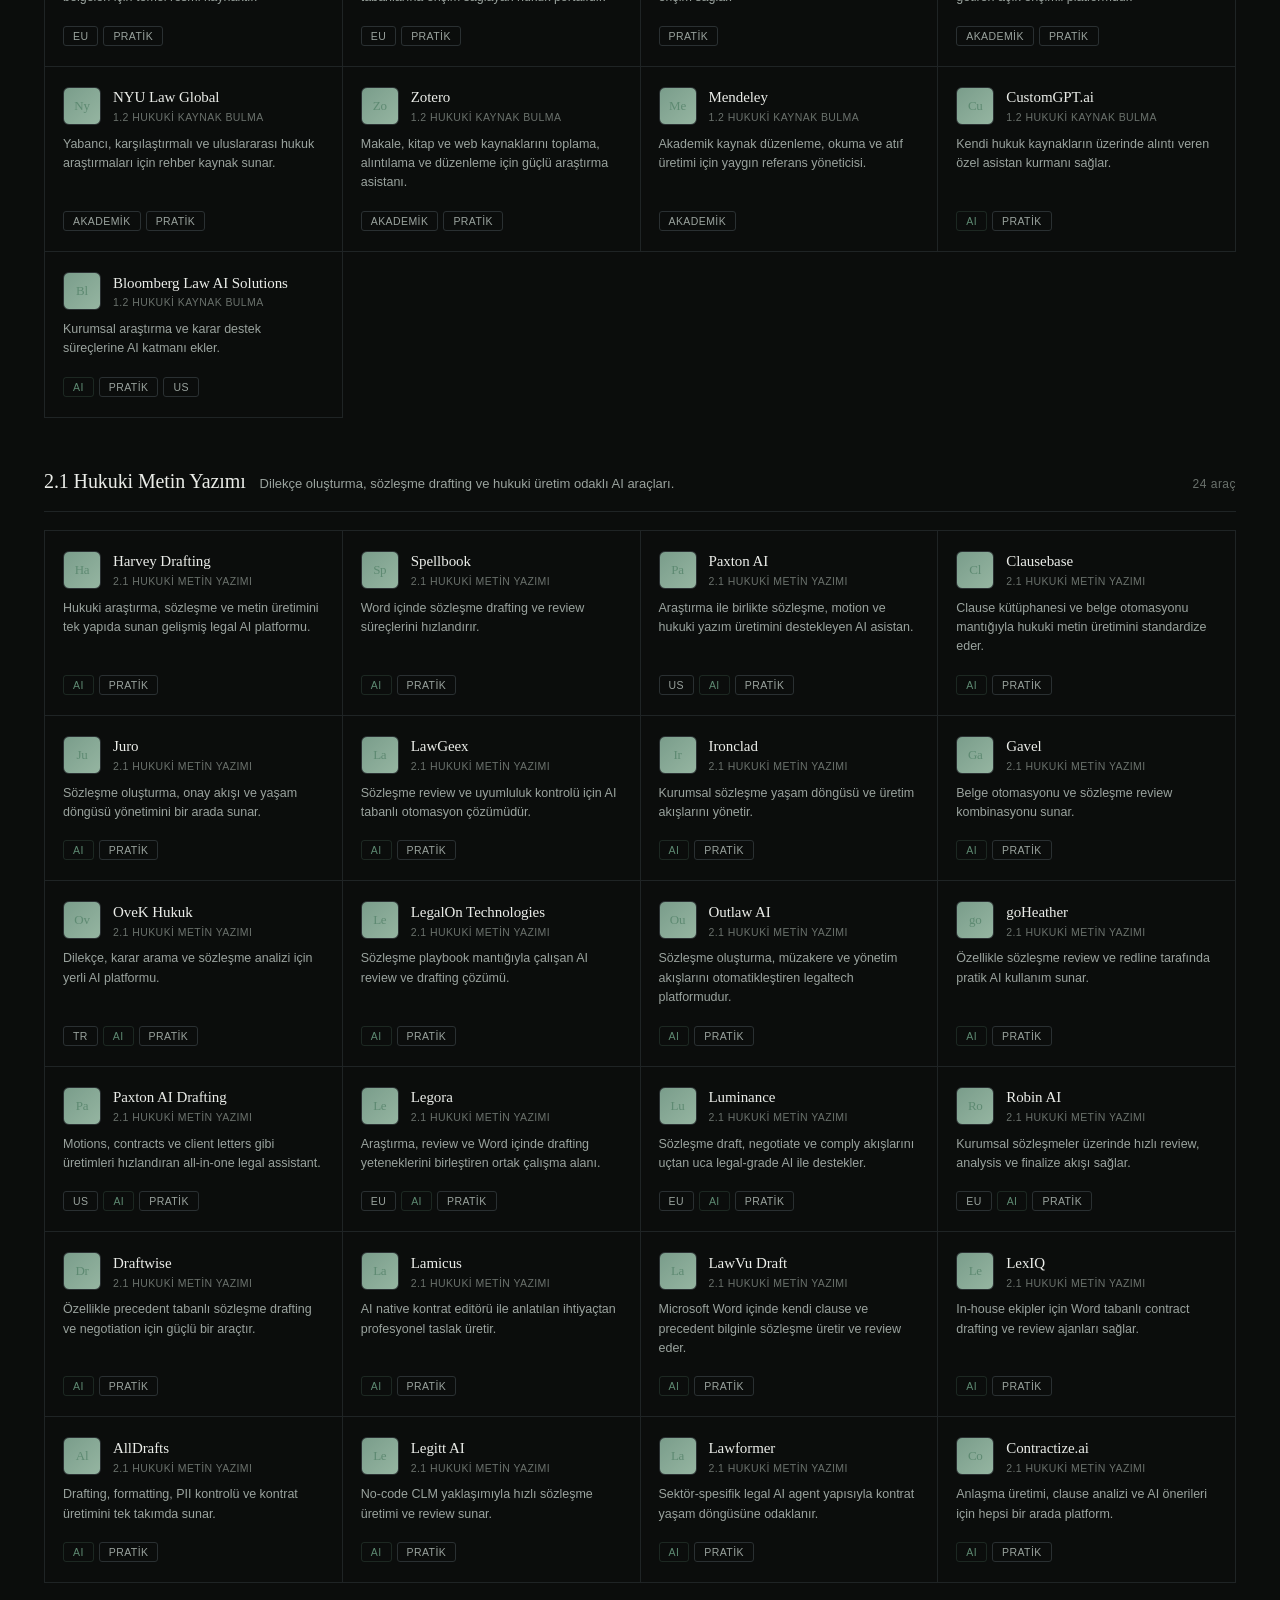
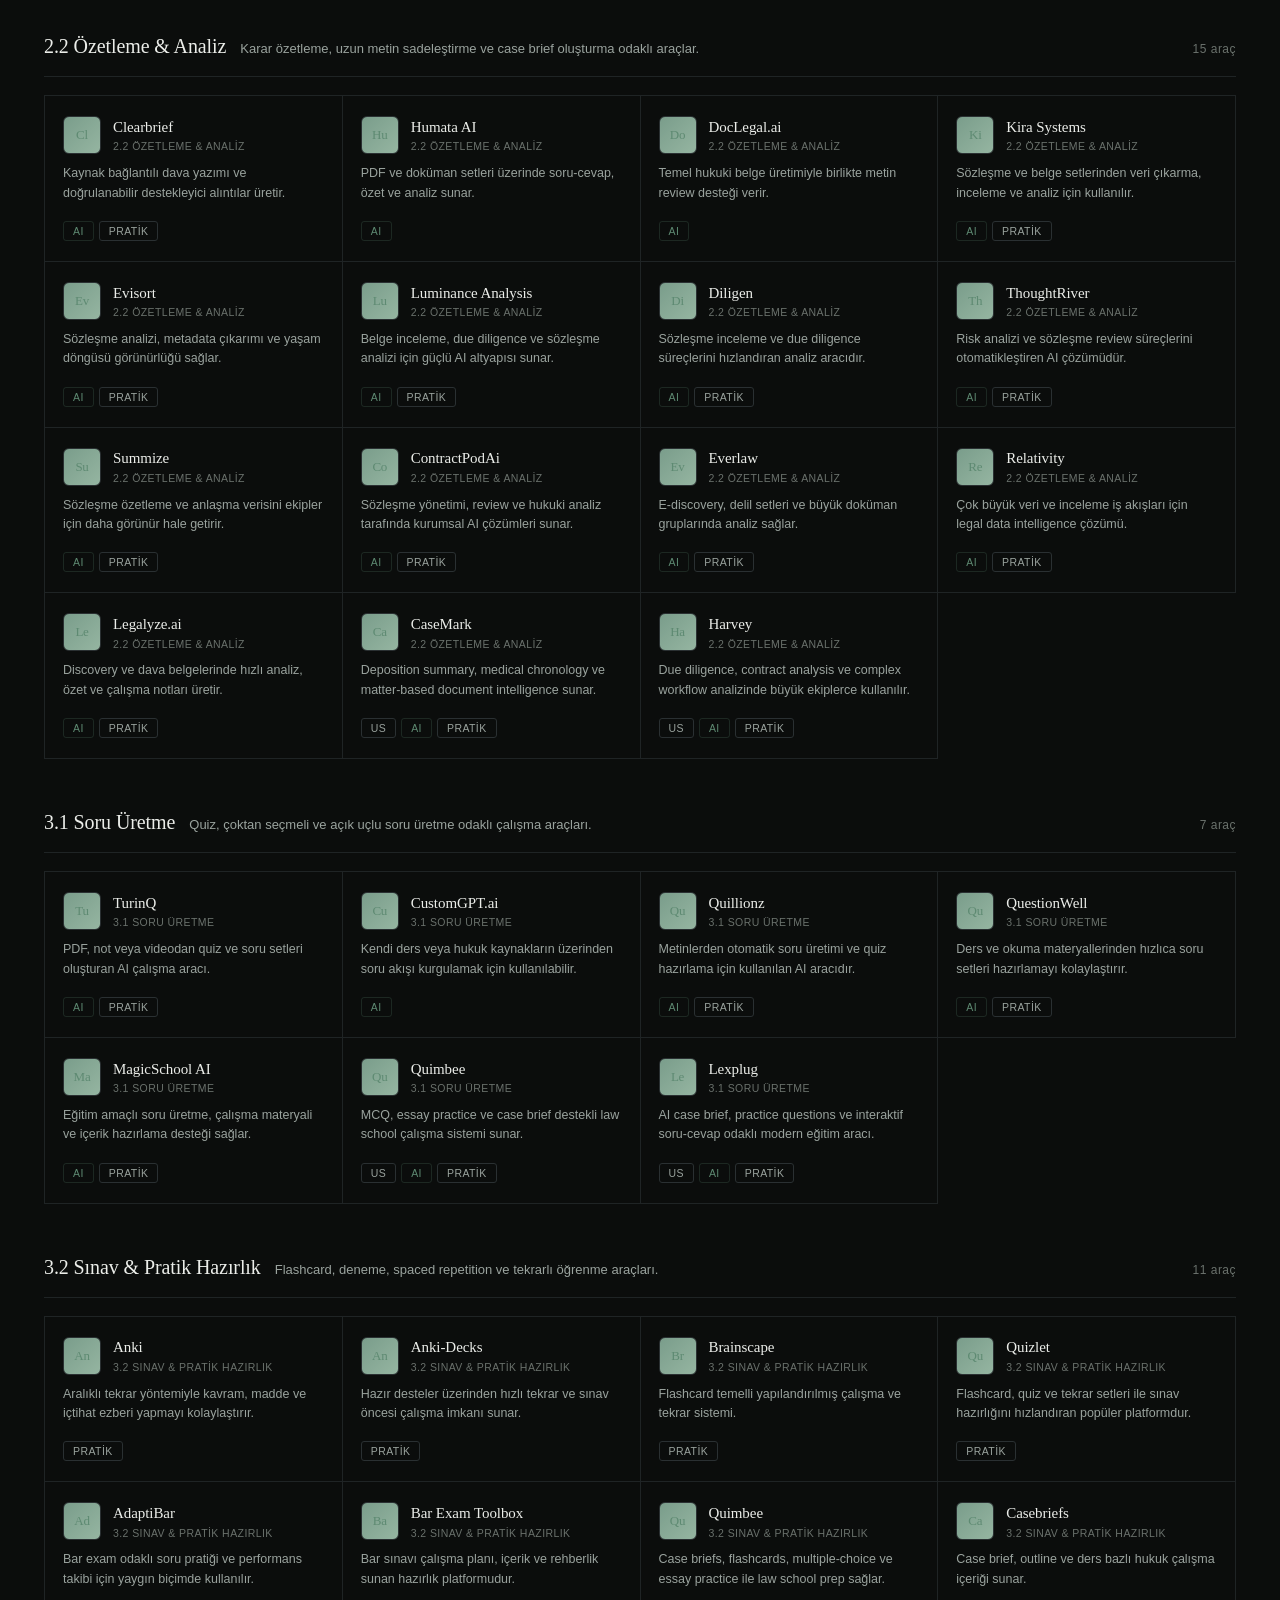
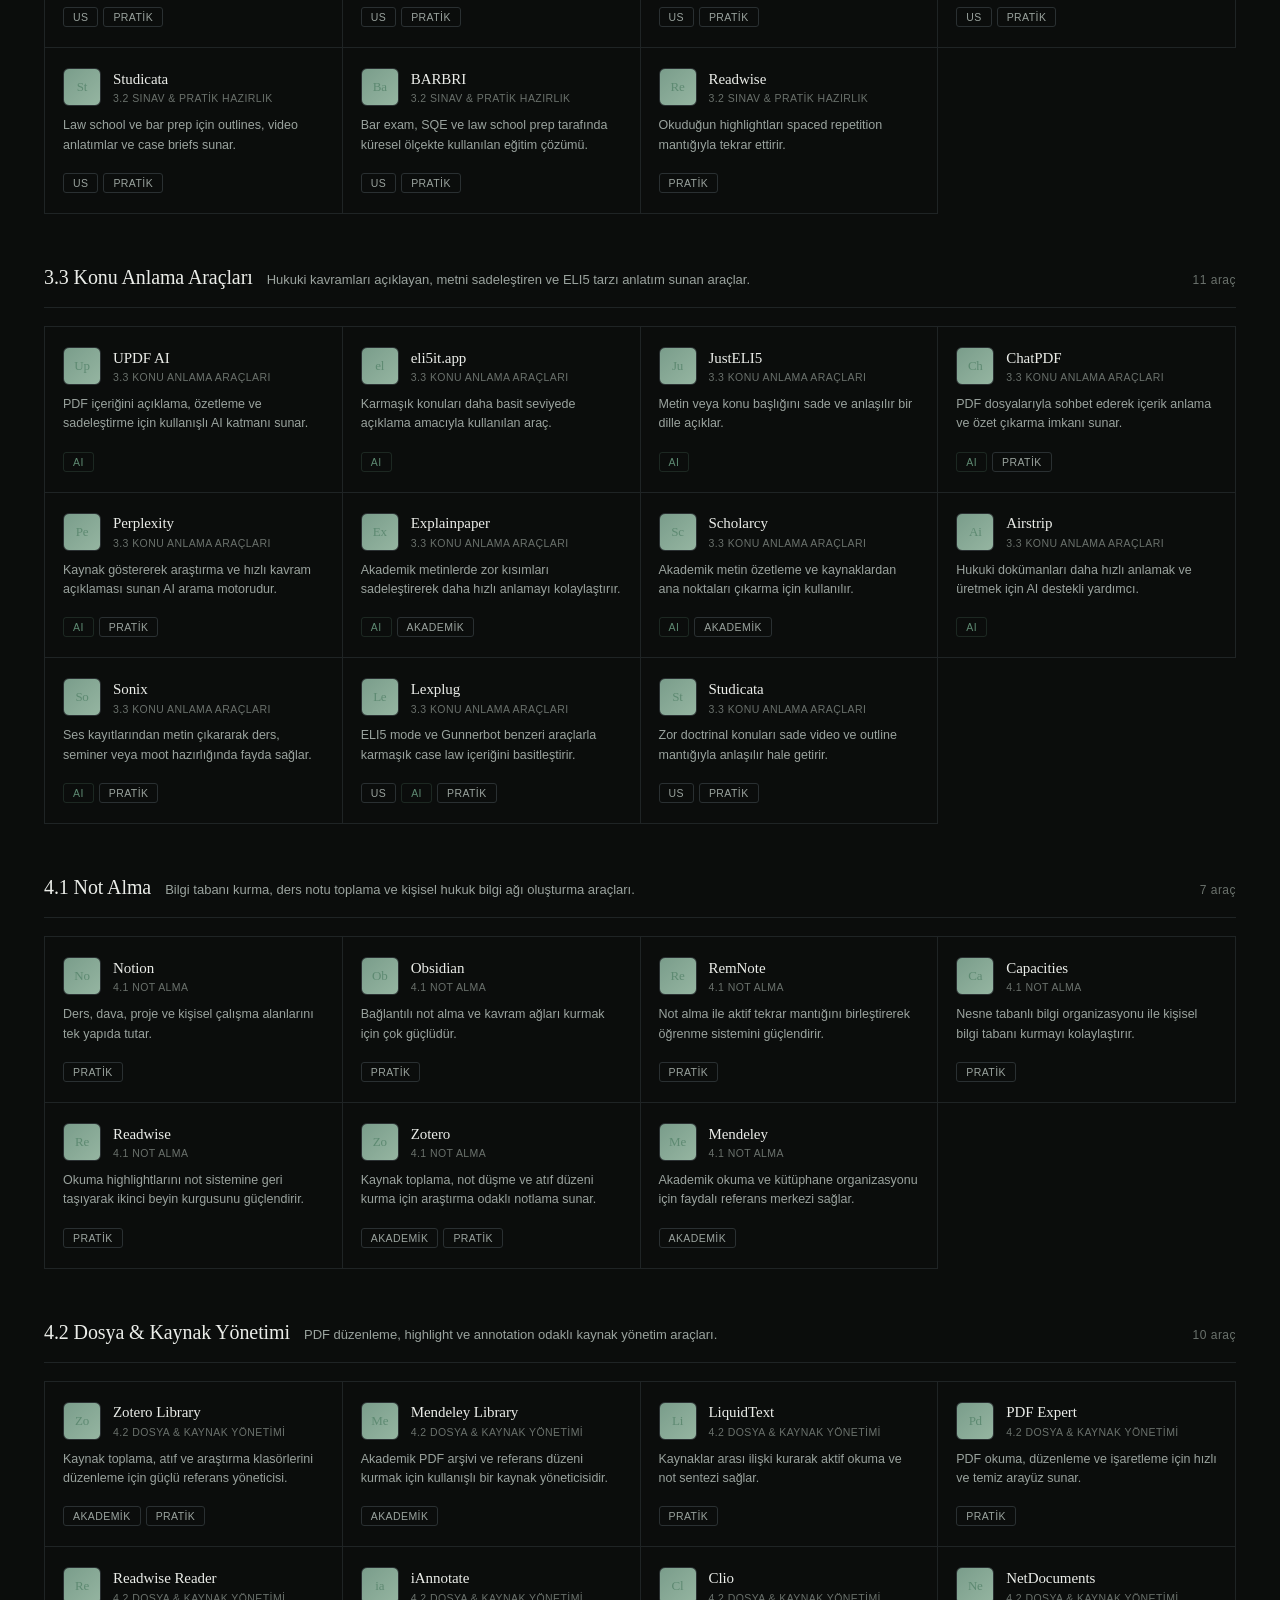
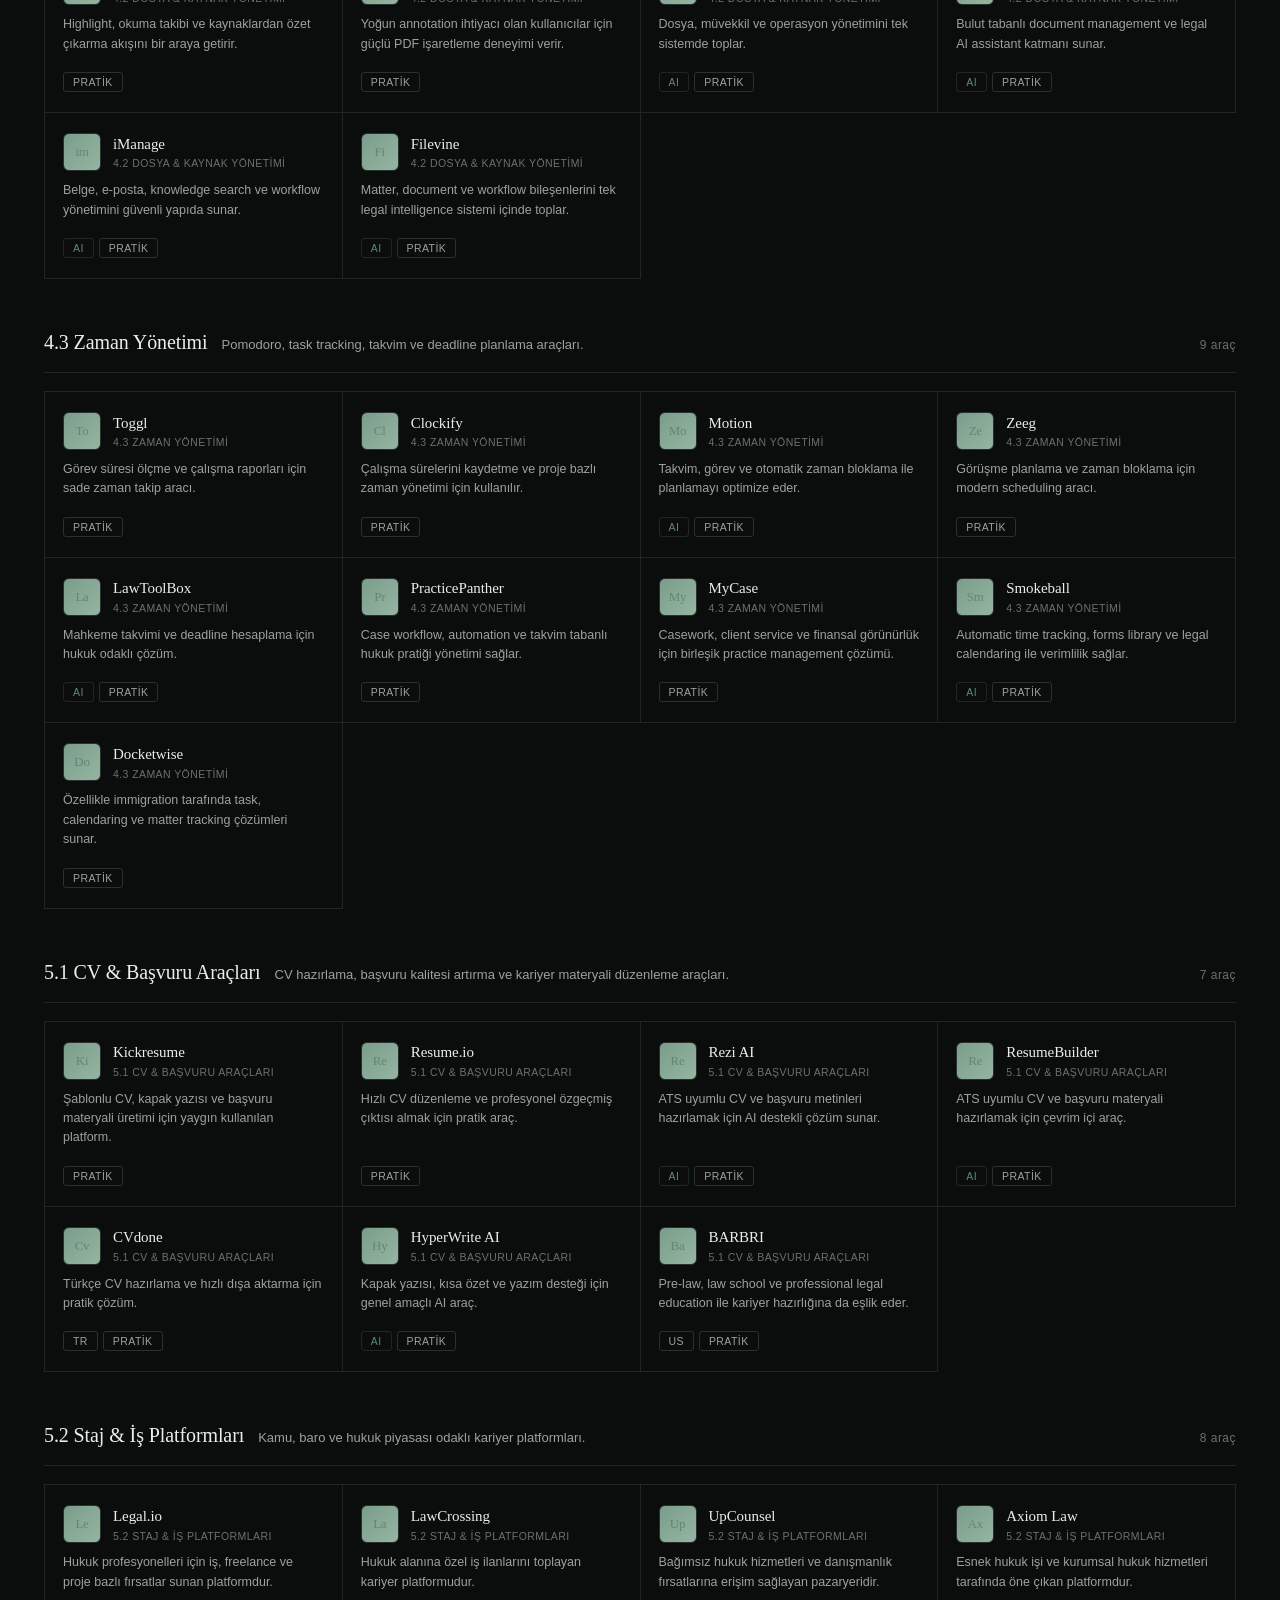
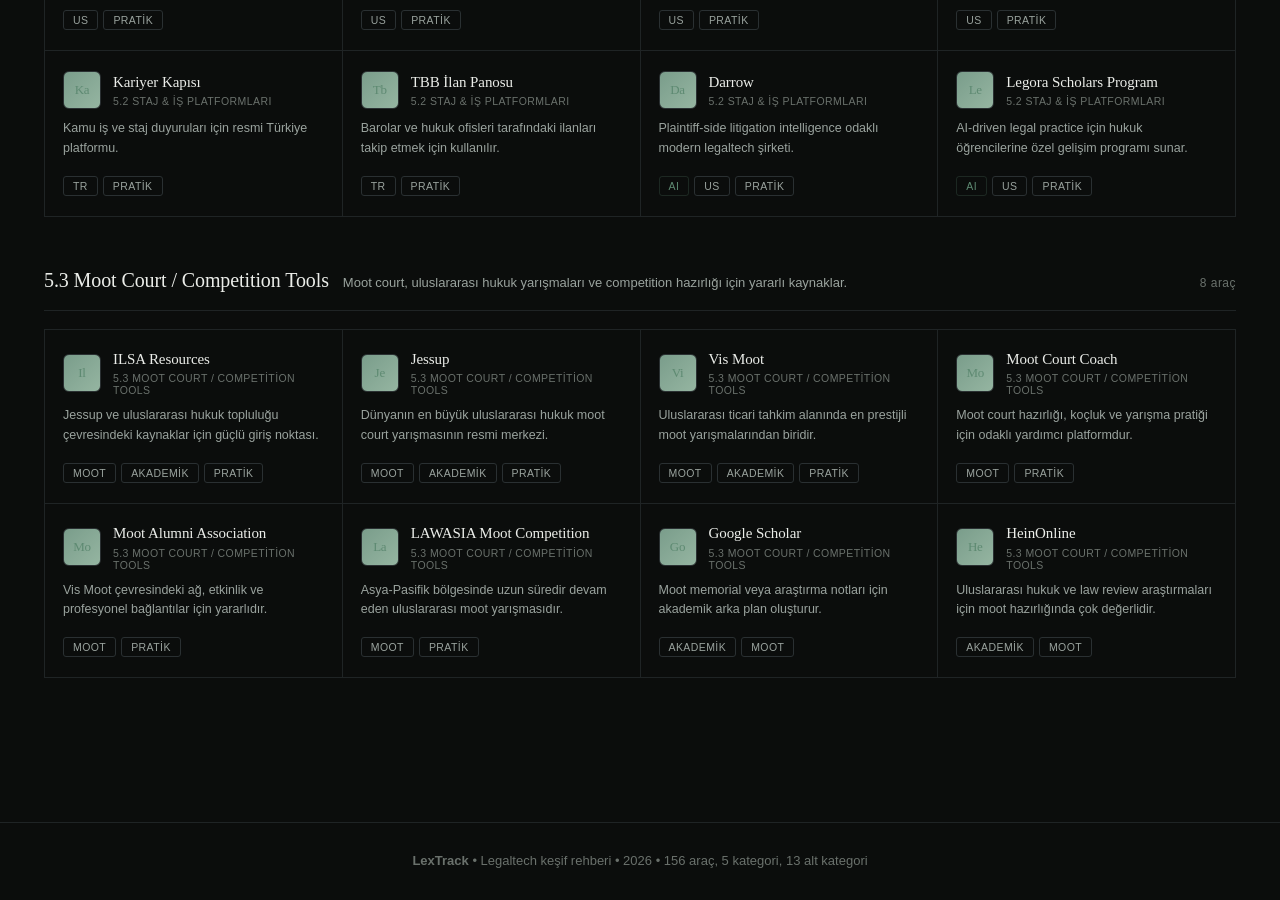
<file: lextrack 2/index.html>
<!DOCTYPE html>
<html lang="tr">
<head>
<meta charset="UTF-8" />
<meta name="viewport" content="width=device-width, initial-scale=1.0" />
<title>LexTrack — Legaltech Rehberi</title>
<meta name="description" content="LexTrack: hukuki araştırma, üretim, öğrenme, organizasyon ve kariyer odaklı 156 legaltech aracını tek yerde toplayan modern rehber." />
<style>
  *, *::before, *::after { box-sizing: border-box; margin: 0; padding: 0; }
  :root {
    /* Resmi, şık kömür + ince emerald paleti */
    --bg: #0b0d0c;             /* nötr kömür-siyah */
    --bg-2: #101312;            /* ikincil arka plan */
    --card: #14181a;            /* kart yüzeyi (hafif soğuk) */
    --card-hover: #181c1e;      /* kart hover */
    --border: #1f2425;          /* ince border */
    --border-strong: #2a3032;
    --text: #ebede9;            /* sıcak off-white */
    --text-dim: #9aa39e;
    --text-mute: #6a716c;
    /* Ölçülü, koyu emerald aksan — ön plana çıkmıyor, vurguda kullanılıyor */
    --accent: #5e8a72;
    --accent-2: #5e8a72;
    --accent-soft: rgba(94, 138, 114, .08);
    --accent-soft-border: rgba(94, 138, 114, .22);
    --grad: #5e8a72;            /* gradient yok, düz renk */
    --serif: "Georgia", "Cormorant Garamond", "Times New Roman", serif;
  }
  html, body { background: var(--bg); color: var(--text); font-family: -apple-system, BlinkMacSystemFont, "Segoe UI", Roboto, "Inter", sans-serif; line-height: 1.55; -webkit-font-smoothing: antialiased; font-weight: 400; }
  h1, h2, .hero h1, .section-head h2, .brand { font-family: var(--serif); letter-spacing: -.005em; font-weight: 500; }
  a { color: inherit; text-decoration: none; }
  button { font-family: inherit; cursor: pointer; }
  .container { max-width: 1240px; margin: 0 auto; padding: 0 24px; }
  header.nav { position: sticky; top: 0; z-index: 50; background: rgba(14,22,18,.85); backdrop-filter: blur(10px); border-bottom: 1px solid var(--border); }
  .nav-inner { display: flex; align-items: center; justify-content: space-between; padding: 14px 0; }
  .brand { display: flex; align-items: center; gap: 12px; font-weight: 500; font-size: 17px; letter-spacing: .01em; }
  .brand-logo { width: 34px; height: 34px; border-radius: 6px; background: transparent; border: 1px solid var(--border-strong); display: flex; align-items: center; justify-content: center; font-weight: 500; color: var(--accent); font-family: var(--serif); font-size: 15px; letter-spacing: -.02em; }
  .brand-sub { color: var(--text-mute); font-weight: 400; font-size: 12px; margin-left: 6px; font-family: -apple-system, BlinkMacSystemFont, "Segoe UI", Roboto, sans-serif; letter-spacing: .02em; text-transform: uppercase; }
  .nav-links { display: flex; gap: 24px; }
  .nav-links a { color: var(--text-dim); font-size: 14px; transition: color .15s; }
  .nav-links a:hover { color: var(--text); }
  @media (max-width: 720px) { .nav-links { display: none; } }
  .hero { padding: 88px 0 56px; }
  .pill { display: inline-block; padding: 6px 14px; border-radius: 4px; background: transparent; border: 1px solid var(--border-strong); color: var(--text-dim); font-size: 11px; font-weight: 500; margin-bottom: 26px; letter-spacing: .12em; text-transform: uppercase; font-family: -apple-system, BlinkMacSystemFont, sans-serif; }
  .hero h1 { font-size: clamp(36px, 5.5vw, 60px); line-height: 1.08; letter-spacing: -.015em; margin-bottom: 22px; font-weight: 500; }
  .hero h1 .grad { color: var(--accent); font-style: italic; }
  .hero p.lead { color: var(--text-dim); font-size: 17px; max-width: 640px; margin-bottom: 30px; line-height: 1.6; }
  .btn { display: inline-flex; align-items: center; gap: 8px; padding: 12px 22px; border-radius: 6px; border: 1px solid transparent; font-size: 14px; font-weight: 500; transition: all .15s ease; text-decoration: none; letter-spacing: .01em; }
  .btn:hover { transform: translateY(-1px); }
  .btn-primary { background: var(--accent); color: #0b0d0c; border-color: var(--accent); }
  .btn-primary:hover { background: #6e9b82; border-color: #6e9b82; }
  .stats { display: grid; grid-template-columns: repeat(4, 1fr); gap: 14px; margin-top: 40px; }
  @media (max-width: 720px) { .stats { grid-template-columns: repeat(2, 1fr); } }
  .stat { background: transparent; border-top: 1px solid var(--border); padding: 18px 0 0 0; }
  .stat .n { font-size: 26px; font-weight: 500; font-family: var(--serif); color: var(--text); letter-spacing: -.01em; }
  .stat .l { color: var(--text-mute); font-size: 12.5px; margin-top: 6px; line-height: 1.5; }
  section { padding: 64px 0; }
  .section-head { margin-bottom: 36px; }
  .section-head .eyebrow { color: var(--accent); font-size: 11px; font-weight: 500; text-transform: uppercase; letter-spacing: .14em; font-family: -apple-system, BlinkMacSystemFont, sans-serif; }
  .section-head h2 { font-size: 34px; margin-top: 10px; letter-spacing: -.015em; font-weight: 500; line-height: 1.15; }
  .section-head p { color: var(--text-dim); margin-top: 12px; max-width: 660px; font-size: 15px; line-height: 1.6; }
  .cat-grid { display: grid; grid-template-columns: repeat(auto-fill, minmax(220px, 1fr)); gap: 0; border-top: 1px solid var(--border); border-left: 1px solid var(--border); }
  .cat { background: var(--bg); border-right: 1px solid var(--border); border-bottom: 1px solid var(--border); padding: 24px 22px; transition: background .15s; cursor: pointer; }
  .cat:hover { background: var(--card); }
  .cat .num { color: var(--accent); font-weight: 500; font-size: 12px; margin-bottom: 12px; font-family: var(--serif); font-style: italic; letter-spacing: .02em; }
  .cat h3 { font-size: 16px; margin-bottom: 8px; font-family: var(--serif); font-weight: 500; letter-spacing: -.005em; }
  .cat p { color: var(--text-mute); font-size: 13px; line-height: 1.55; }
  .filters { display: flex; flex-wrap: wrap; gap: 10px; align-items: center; background: var(--bg-2); border: 1px solid var(--border); border-radius: 6px; padding: 14px; margin-bottom: 28px; position: sticky; top: 60px; z-index: 30; }
  .filters input, .filters select { background: var(--bg); border: 1px solid var(--border-strong); color: var(--text); padding: 10px 12px; border-radius: 4px; font-size: 13.5px; outline: none; font-family: inherit; }
  .filters input:focus, .filters select:focus { border-color: var(--accent); }
  .filters input { flex: 1; min-width: 220px; }
  .filter-label { color: var(--text-mute); font-size: 11.5px; margin-right: 2px; letter-spacing: .04em; text-transform: uppercase; font-weight: 500; }
  .result-count { color: var(--text-dim); font-size: 13px; margin-bottom: 14px; }
  .section-block { margin-bottom: 48px; }
  .section-block-header { display: flex; align-items: baseline; gap: 14px; margin-bottom: 18px; padding-bottom: 14px; border-bottom: 1px solid var(--border); }
  .section-block-header h3 { font-size: 20px; font-family: var(--serif); font-weight: 500; letter-spacing: -.005em; }
  .section-block-header .section-count { color: var(--text-mute); font-size: 12px; letter-spacing: .04em; }
  .section-block-header .section-desc { color: var(--text-dim); font-size: 13px; flex: 1; line-height: 1.55; }
  @media (max-width: 720px) { .section-block-header { flex-wrap: wrap; } .section-block-header .section-desc { flex-basis: 100%; } }
  .tools-grid { display: grid; grid-template-columns: repeat(auto-fill, minmax(260px, 1fr)); gap: 0; border-top: 1px solid var(--border); border-left: 1px solid var(--border); }
  .tool-card { background: var(--bg); border-right: 1px solid var(--border); border-bottom: 1px solid var(--border); padding: 20px 18px; cursor: pointer; transition: background .15s ease; display: flex; flex-direction: column; gap: 10px; text-align: left; font-family: inherit; color: inherit; border-top: none; border-left: none; }
  .tool-card:hover { background: var(--card); }
  .tool-card .top { display: flex; align-items: center; gap: 12px; }
  .tool-card .icon { width: 38px; height: 38px; border-radius: 6px; display: flex; align-items: center; justify-content: center; font-size: 13px; font-weight: 500; color: var(--accent); flex-shrink: 0; background: transparent; border: 1px solid var(--border-strong); font-family: var(--serif); letter-spacing: -.02em; }
  .tool-card h4 { font-size: 15px; line-height: 1.3; font-family: var(--serif); font-weight: 500; letter-spacing: -.005em; }
  .tool-card .cat-label { color: var(--text-mute); font-size: 10.5px; margin-top: 3px; letter-spacing: .04em; text-transform: uppercase; }
  .tool-card .tagline { color: var(--text-dim); font-size: 12.5px; line-height: 1.55; }
  .tool-card .tags { display: flex; flex-wrap: wrap; gap: 5px; margin-top: auto; padding-top: 8px; }
  .tag { font-size: 10.5px; padding: 3px 9px; border-radius: 3px; background: transparent; color: var(--text-dim); border: 1px solid var(--border-strong); white-space: nowrap; font-weight: 500; letter-spacing: .04em; text-transform: uppercase; }
  .tag.ai { color: var(--accent); border-color: var(--accent-soft-border); }
  .tag.tr, .tag.us, .tag.eu, .tag.pratik, .tag.akademik { background: transparent; color: var(--text-dim); border-color: var(--border-strong); }
  .empty-state { grid-column: 1 / -1; text-align: center; padding: 40px 20px; color: var(--text-dim); font-size: 14px; border: 1px dashed var(--border-strong); border-radius: 14px; }

  /* ============ MODAL ============ */
  .modal-overlay { position: fixed; inset: 0; background: rgba(7,9,8,.85); backdrop-filter: blur(6px); display: none; align-items: center; justify-content: center; padding: 20px; z-index: 100; animation: fadeIn .2s ease; }
  .modal-overlay.active { display: flex; }
  .modal { background: var(--card); border: 1px solid var(--border-strong); border-radius: 8px; max-width: 620px; width: 100%; max-height: 92vh; overflow-y: auto; position: relative; animation: slideUp .25s ease; }
  .modal-inner { padding: 36px; }
  @media (max-width: 520px) { .modal-inner { padding: 26px; } }
  .modal-close { position: absolute; top: 16px; right: 16px; background: transparent; color: var(--text-dim); border: 1px solid var(--border-strong); width: 32px; height: 32px; border-radius: 4px; font-size: 14px; display: flex; align-items: center; justify-content: center; z-index: 5; transition: all .15s; }
  .modal-close:hover { background: var(--bg-2); color: var(--text); border-color: var(--accent); }
  .modal-hero { display: flex; align-items: center; gap: 16px; margin-bottom: 24px; padding-bottom: 20px; border-bottom: 1px solid var(--border); }
  .modal-hero .icon { width: 56px; height: 56px; border-radius: 6px; display: flex; align-items: center; justify-content: center; font-size: 20px; font-weight: 500; color: var(--accent); flex-shrink: 0; background: transparent; border: 1px solid var(--border-strong); font-family: var(--serif); letter-spacing: -.02em; }
  .modal-hero h2 { font-size: 26px; line-height: 1.15; margin-bottom: 6px; letter-spacing: -.01em; font-family: var(--serif); font-weight: 500; }
  .modal-breadcrumb { display: flex; align-items: center; gap: 6px; color: var(--text-mute); font-size: 11px; flex-wrap: wrap; letter-spacing: .06em; text-transform: uppercase; }
  .modal-breadcrumb .crumb-cat { color: var(--accent); font-weight: 500; }
  .modal-breadcrumb .crumb-sep { opacity: .4; }

  .modal-tagline { color: var(--text); font-size: 15px; line-height: 1.6; padding: 0; margin-bottom: 28px; font-weight: 400; font-family: var(--serif); font-style: italic; border-left: 2px solid var(--accent); padding-left: 16px; }

  .modal-block { margin-bottom: 24px; }
  .modal-block-title { display: flex; align-items: center; gap: 8px; font-size: 10.5px; text-transform: uppercase; letter-spacing: .14em; color: var(--text-mute); margin-bottom: 12px; font-weight: 500; }
  .modal-block-title .ico { display: none; }
  .modal-block p { color: var(--text); font-size: 14px; line-height: 1.65; }

  .modal-purpose { color: var(--text); font-size: 14px; line-height: 1.65; }

  .use-cases { list-style: none; display: flex; flex-direction: column; gap: 0; border-top: 1px solid var(--border); }
  .use-cases li { display: flex; align-items: flex-start; gap: 12px; padding: 12px 0; border-bottom: 1px solid var(--border); color: var(--text); font-size: 13.5px; line-height: 1.6; background: transparent; }
  .use-cases li::before { content: "—"; flex-shrink: 0; color: var(--accent); font-weight: 400; margin-top: 0; font-family: var(--serif); }

  .audience-box { background: transparent; border: none; padding: 0; }
  .audience-box p { color: var(--text); font-size: 14px; line-height: 1.65; margin: 0 0 10px 0; }
  .audience-notes { display: flex; flex-wrap: wrap; gap: 6px; }
  .audience-notes .note { font-size: 10.5px; padding: 3px 9px; border-radius: 3px; background: transparent; color: var(--text-dim); border: 1px solid var(--border-strong); letter-spacing: .04em; text-transform: uppercase; }

  .section-context { background: transparent; border-left: 2px solid var(--border-strong); padding: 6px 0 6px 14px; font-size: 13px; color: var(--text-dim); line-height: 1.6; }
  .section-context strong { color: var(--text); font-weight: 500; }

  .modal-tags { display: flex; flex-wrap: wrap; gap: 6px; }

  .modal-actions { display: flex; gap: 10px; padding-top: 22px; border-top: 1px solid var(--border); margin-top: 28px; }
  .modal-actions .btn { padding: 11px 18px; flex-shrink: 0; }
  .modal-actions .btn-primary { flex: 1; justify-content: center; }
  .btn-secondary { background: transparent; color: var(--text-dim); border: 1px solid var(--border-strong); }
  .btn-secondary:hover { background: var(--bg-2); color: var(--text); border-color: var(--border-strong); }

  @keyframes fadeIn { from { opacity: 0; } to { opacity: 1; } }
  @keyframes slideUp { from { opacity: 0; transform: translateY(20px); } to { opacity: 1; transform: translateY(0); } }
  footer { border-top: 1px solid var(--border); padding: 28px 0; color: var(--text-mute); font-size: 13px; text-align: center; margin-top: 32px; }

  @media (max-width: 520px) { .modal-inner { padding: 22px; } .modal-hero h2 { font-size: 20px; } }
</style>
</head>
<body>

<header class="nav">
  <div class="container nav-inner">
    <div class="brand">
      <div class="brand-logo">Lx</div>
      <div>LexTrack <span class="brand-sub">Legaltech Rehberi</span></div>
    </div>
    <nav class="nav-links">
      <a href="#categories">Kategoriler</a>
      <a href="#library">Araç Kütüphanesi</a>
    </nav>
  </div>
</header>

<main>

<section class="hero">
  <div class="container">
    <span class="pill">Legaltech Directory • TR / Global • AI &amp; Productivity</span>
    <h1>Hukuk teknolojilerini <span class="grad">daha net sınıflandır</span>, daha hızlı keşfet.</h1>
    <p class="lead">
      LexTrack; hukuki araştırma, üretim, öğrenme, organizasyon ve kariyer odaklı 156 aracı
      ana kategori ve alt kategori mantığında düzenleyen modern bir legaltech keşif ekranı.
    </p>
    <a href="#library" class="btn btn-primary">Sınıflandırmayı Gör →</a>

    <div class="stats">
      <div class="stat"><div class="n" id="statTotal">156</div><div class="l">Toplam araç, detaylı alt sınıflandırmayla.</div></div>
      <div class="stat"><div class="n">5</div><div class="l">Ana kategori, öğrenci ve profesyonel ayrımıyla.</div></div>
      <div class="stat"><div class="n">13</div><div class="l">Alt kategori, temiz bilgi mimarisi.</div></div>
      <div class="stat"><div class="n">TR / US / EU</div><div class="l">Bölge bağlamı her zaman görünür.</div></div>
    </div>
  </div>
</section>

<section id="categories">
  <div class="container">
    <div class="section-head">
      <div class="eyebrow">5 Ana Kategori</div>
      <h2>Sınıflandırma</h2>
      <p>Her kategori, kullanım amacına göre alt kategorilere ayrılır — böylece doğru aracı dakikalar içinde bulursun.</p>
    </div>
    <div class="cat-grid" id="catGrid"></div>
  </div>
</section>

<section id="library">
  <div class="container">
    <div class="section-head">
      <div class="eyebrow">Araç Kütüphanesi</div>
      <h2>Karta tıkla, detayı gör, sonra siteye geç.</h2>
      <p>Doğrudan yönlendirme yerine her aracın amacını, kullanım alanlarını ve kim için uygun olduğunu önce gösteriyoruz. Aşağıdan ara, filtrele ve karta tıkla.</p>
    </div>

    <div class="filters">
      <input type="text" id="searchInput" placeholder="🔍  Araç veya açıklamada ara..." />
      <span class="filter-label">Kategori:</span>
      <select id="catFilter"><option value="">Tümü</option></select>
      <span class="filter-label">Alt Kategori:</span>
      <select id="secFilter"><option value="">Tümü</option></select>
      <span class="filter-label">Etiket:</span>
      <select id="tagFilter"><option value="">Tümü</option></select>
    </div>

    <div class="result-count" id="resultCount"></div>
    <div id="toolsContainer"></div>
  </div>
</section>

</main>

<footer>
  <div class="container">
    <strong>LexTrack</strong> • Legaltech keşif rehberi • 2026 • 156 araç, 5 kategori, 13 alt kategori
  </div>
</footer>

<div class="modal-overlay" id="modalOverlay" role="dialog" aria-modal="true" aria-labelledby="modalTitle">
  <div class="modal">
    <button class="modal-close" id="modalClose" aria-label="Kapat">✕</button>
    <div class="modal-inner">
      <div class="modal-hero">
        <div class="icon" id="modalIcon">Lx</div>
        <div>
          <h2 id="modalTitle">Araç</h2>
          <div class="modal-breadcrumb" id="modalBreadcrumb"></div>
        </div>
      </div>

      <div class="modal-tagline" id="modalTagline"></div>

      <div class="modal-block">
        <div class="modal-block-title"><span class="ico">◆</span>Amaç</div>
        <p class="modal-purpose" id="modalPurpose"></p>
      </div>

      <div class="modal-block" id="modalOfficialBlock" style="display: none;">
        <div class="modal-block-title">
          <span class="ico">▤</span>Resmi sitedeki tanım
          <span id="modalOfficialLang" style="margin-left: 8px; font-size: 10px; padding: 2px 7px; border-radius: 999px; background: rgba(115,128,119,.18); color: #a8b5ad; text-transform: none; letter-spacing: 0; font-weight: 500;"></span>
        </div>
        <p class="modal-purpose" id="modalOfficialBlurb" style="font-style: italic; opacity: .9;"></p>
      </div>

      <div class="modal-block">
        <div class="modal-block-title"><span class="ico">▶</span>Hangi durumlarda işine yarar?</div>
        <ul class="use-cases" id="modalUseCases"></ul>
      </div>

      <div class="modal-block">
        <div class="modal-block-title"><span class="ico">◉</span>Kim için uygun?</div>
        <div class="audience-box">
          <p id="modalAudience"></p>
          <div class="audience-notes" id="modalAudienceNotes"></div>
        </div>
      </div>

      <div class="modal-block">
        <div class="modal-block-title"><span class="ico">▣</span>Alt Kategori Bağlamı</div>
        <div class="section-context" id="modalSectionContext"></div>
      </div>

      <div class="modal-block">
        <div class="modal-block-title"><span class="ico">#</span>Etiketler</div>
        <div class="modal-tags" id="modalTags"></div>
      </div>

      <div class="modal-actions">
        <button class="btn btn-secondary" id="modalCancel">Vazgeç</button>
        <a class="btn btn-primary" id="modalVisit" href="#" target="_blank" rel="noopener noreferrer">Siteye Git →</a>
      </div>
    </div>
  </div>
</div>

<script>
const DATA = {"categories":[{"id":"research","num":1,"short":"Hukuki Araştırma","desc":"Dava, içtihat, karar analizi ve hukuki kaynak bulma araçları."},{"id":"writing","num":2,"short":"Üretim & Yazım","desc":"Hukuki metin yazımı, özetleme ve analiz araçları."},{"id":"learning","num":3,"short":"Öğrenme & Pratik","desc":"Soru üretme, sınav hazırlık ve konu anlama araçları."},{"id":"organization","num":4,"short":"Organizasyon","desc":"Not alma, dosya yönetimi ve zaman yönetimi araçları."},{"id":"career","num":5,"short":"Kariyer & Uygulama","desc":"CV, staj/iş platformları ve moot court araçları."}],"sections":[{"cat":"research","id":"case-law","title":"1.1 Dava & İçtihat Bulma","desc":"İçtihat veri tabanları, mahkeme karar arama motorları ve AI ile karar analizi araçları."},{"cat":"research","id":"source-finding","title":"1.2 Hukuki Kaynak Bulma","desc":"Makale, kitap, kanun metni ve uluslararası hukuk kaynaklarının akademik/pratik ayrımıyla listelendiği bölüm."},{"cat":"writing","id":"legal-writing","title":"2.1 Hukuki Metin Yazımı","desc":"Dilekçe oluşturma, sözleşme drafting ve hukuki üretim odaklı AI araçları."},{"cat":"writing","id":"summary-analysis","title":"2.2 Özetleme & Analiz","desc":"Karar özetleme, uzun metin sadeleştirme ve case brief oluşturma odaklı araçlar."},{"cat":"learning","id":"question-generation","title":"3.1 Soru Üretme","desc":"Quiz, çoktan seçmeli ve açık uçlu soru üretme odaklı çalışma araçları."},{"cat":"learning","id":"exam-prep","title":"3.2 Sınav & Pratik Hazırlık","desc":"Flashcard, deneme, spaced repetition ve tekrarlı öğrenme araçları."},{"cat":"learning","id":"concept-tools","title":"3.3 Konu Anlama Araçları","desc":"Hukuki kavramları açıklayan, metni sadeleştiren ve ELI5 tarzı anlatım sunan araçlar."},{"cat":"organization","id":"note-taking","title":"4.1 Not Alma","desc":"Bilgi tabanı kurma, ders notu toplama ve kişisel hukuk bilgi ağı oluşturma araçları."},{"cat":"organization","id":"file-management","title":"4.2 Dosya & Kaynak Yönetimi","desc":"PDF düzenleme, highlight ve annotation odaklı kaynak yönetim araçları."},{"cat":"organization","id":"time-management","title":"4.3 Zaman Yönetimi","desc":"Pomodoro, task tracking, takvim ve deadline planlama araçları."},{"cat":"career","id":"cv-tools","title":"5.1 CV & Başvuru Araçları","desc":"CV hazırlama, başvuru kalitesi artırma ve kariyer materyali düzenleme araçları."},{"cat":"career","id":"internship-jobs","title":"5.2 Staj & İş Platformları","desc":"Kamu, baro ve hukuk piyasası odaklı kariyer platformları."},{"cat":"career","id":"moot-tools","title":"5.3 Moot Court / Competition Tools","desc":"Moot court, uluslararası hukuk yarışmaları ve competition hazırlığı için yararlı kaynaklar."}],"tools":[{"cat":"research","sec":"case-law","name":"UYAP Karar Arama","desc":"Yargıtay ve resmi karar aramalarında ilk başvuru noktası.","overview":"Yargıtay ve resmi karar aramalarında ilk başvuru noktası.","purpose":"Mahkeme kararlarına, içtihatlara ve karar analizine erişim sağlar.","useCases":["Bir konuda emsal karar veya benzer dava ararken","Yargıtay/Danıştay kararlarının metnine ve gerekçesine ulaşmak için","Bir kararın güncelliği, etkisi veya benzer kararlarla karşılaştırması için"],"audience":"Avukatlar, stajyerler, hukuk öğrencileri ve karar analizi yapan akademisyenler Türk hukuku odaklı. Günlük profesyonel pratiğe uygun.","link":"https://karararama.yargitay.gov.tr","tags":["TR","Pratik","Yargıtay"],"icon":"Uy","hue":292,"officialBlurb":"","officialIsEnglish":false,"audienceMain":"Avukatlar, stajyerler, hukuk öğrencileri ve karar analizi yapan akademisyenler","audienceNotes":["Türk hukuku odaklı","Günlük pratiğe uygun","Yargıtay odaklı"]},{"cat":"research","sec":"case-law","name":"Anayasa Mahkemesi","desc":"AYM kararları bilgi bankası ve bireysel başvuru içtihat takibi.","overview":"AYM kararları bilgi bankası ve bireysel başvuru içtihat takibi.","purpose":"Mahkeme kararlarına, içtihatlara ve karar analizine erişim sağlar.","useCases":["Bir konuda emsal karar veya benzer dava ararken","Yargıtay/Danıştay kararlarının metnine ve gerekçesine ulaşmak için","Bir kararın güncelliği, etkisi veya benzer kararlarla karşılaştırması için"],"audience":"Avukatlar, stajyerler, hukuk öğrencileri ve karar analizi yapan akademisyenler Türk hukuku odaklı. Günlük profesyonel pratiğe uygun.","link":"https://kararlarbilgibankasi.anayasa.gov.tr/","tags":["TR","Pratik","AYM"],"icon":"An","hue":326,"officialBlurb":"","officialIsEnglish":false,"audienceMain":"Avukatlar, stajyerler, hukuk öğrencileri ve karar analizi yapan akademisyenler","audienceNotes":["Türk hukuku odaklı","Günlük pratiğe uygun","AYM kararları"]},{"cat":"research","sec":"case-law","name":"Resmi Gazete","desc":"Yürürlükteki mevzuat, yönetmelik ve resmi ilanlar için temel resmi kaynak.","overview":"Yürürlükteki mevzuat, yönetmelik ve resmi ilanlar için temel resmi kaynak.","purpose":"Mahkeme kararlarına, içtihatlara ve karar analizine erişim sağlar.","useCases":["Bir konuda emsal karar veya benzer dava ararken","Yargıtay/Danıştay kararlarının metnine ve gerekçesine ulaşmak için","Bir kararın güncelliği, etkisi veya benzer kararlarla karşılaştırması için"],"audience":"Avukatlar, stajyerler, hukuk öğrencileri ve karar analizi yapan akademisyenler Türk hukuku odaklı. Günlük profesyonel pratiğe uygun.","link":"https://www.resmigazete.gov.tr","tags":["TR","Pratik"],"icon":"Re","hue":354,"officialBlurb":"","officialIsEnglish":false,"audienceMain":"Avukatlar, stajyerler, hukuk öğrencileri ve karar analizi yapan akademisyenler","audienceNotes":["Türk hukuku odaklı","Günlük pratiğe uygun"]},{"cat":"research","sec":"case-law","name":"Apilex","desc":"Semantik karar arama, mevzuat tarama ve belge oluşturma için yerli AI hukuk platformu.","overview":"Semantik karar arama, mevzuat tarama ve belge oluşturma için yerli AI hukuk platformu.","purpose":"Mahkeme kararlarına, içtihatlara ve karar analizine erişim sağlar.","useCases":["Bir konuda emsal karar veya benzer dava ararken","Yargıtay/Danıştay kararlarının metnine ve gerekçesine ulaşmak için","Bir kararın güncelliği, etkisi veya benzer kararlarla karşılaştırması için"],"audience":"Avukatlar, stajyerler, hukuk öğrencileri ve karar analizi yapan akademisyenler Türk hukuku odaklı. Yapay zeka destekli akış. Günlük profesyonel pratiğe uygun.","link":"https://www.apilex.ai/","tags":["TR","AI","Pratik"],"icon":"Ap","hue":101,"officialBlurb":"AI for legal and law firms. 11M+ case-law database, semantic search, contract analysis, and automated legal draft generation.","officialIsEnglish":true,"audienceMain":"Avukatlar, stajyerler, hukuk öğrencileri ve karar analizi yapan akademisyenler","audienceNotes":["Türk hukuku odaklı","Yapay zeka destekli","Günlük pratiğe uygun"]},{"cat":"research","sec":"case-law","name":"Kılavuz","desc":"Türk hukuk mevzuatı ve yüksek yargı kararlarıyla çalışan hukuk yapay zeka asistanı.","overview":"Türk hukuk mevzuatı ve yüksek yargı kararlarıyla çalışan hukuk yapay zeka asistanı.","purpose":"Mahkeme kararlarına, içtihatlara ve karar analizine erişim sağlar.","useCases":["Bir konuda emsal karar veya benzer dava ararken","Yargıtay/Danıştay kararlarının metnine ve gerekçesine ulaşmak için","Bir kararın güncelliği, etkisi veya benzer kararlarla karşılaştırması için"],"audience":"Avukatlar, stajyerler, hukuk öğrencileri ve karar analizi yapan akademisyenler Türk hukuku odaklı. Yapay zeka destekli akış. Günlük profesyonel pratiğe uygun.","link":"https://kilavuztek.com/","tags":["TR","AI","Pratik"],"icon":"Kı","hue":280,"officialBlurb":"Kılavuz – Hukuk Yapay Zeka Asistanı","officialIsEnglish":false,"audienceMain":"Avukatlar, stajyerler, hukuk öğrencileri ve karar analizi yapan akademisyenler","audienceNotes":["Türk hukuku odaklı","Yapay zeka destekli","Günlük pratiğe uygun"]},{"cat":"research","sec":"case-law","name":"Lextum AI","desc":"İçtihat arama, karar analizi ve dilekçe hazırlığı tarafında yerli çözüm.","overview":"İçtihat arama, karar analizi ve dilekçe hazırlığı tarafında yerli çözüm.","purpose":"Mahkeme kararlarına, içtihatlara ve karar analizine erişim sağlar.","useCases":["Bir konuda emsal karar veya benzer dava ararken","Yargıtay/Danıştay kararlarının metnine ve gerekçesine ulaşmak için","Bir kararın güncelliği, etkisi veya benzer kararlarla karşılaştırması için"],"audience":"Avukatlar, stajyerler, hukuk öğrencileri ve karar analizi yapan akademisyenler Türk hukuku odaklı. Yapay zeka destekli akış. Günlük profesyonel pratiğe uygun.","link":"https://www.lextum.ai/","tags":["TR","AI","Pratik"],"icon":"Le","hue":75,"officialBlurb":"Hukuk profesyonelleri için yapay zeka destekli çözümler. Belge analizi, sözleşme yönetimi ve hukuki araştırma araçları.","officialIsEnglish":false,"audienceMain":"Avukatlar, stajyerler, hukuk öğrencileri ve karar analizi yapan akademisyenler","audienceNotes":["Türk hukuku odaklı","Yapay zeka destekli","Günlük pratiğe uygun"]},{"cat":"research","sec":"case-law","name":"Casetext","desc":"ABD dava hukuku araştırması ve karar arama için uzun süre yaygın kullanılan platform.","overview":"ABD dava hukuku araştırması ve karar arama için uzun süre yaygın kullanılan platform.","purpose":"Mahkeme kararlarına, içtihatlara ve karar analizine erişim sağlar.","useCases":["Bir konuda emsal karar veya benzer dava ararken","Yargıtay/Danıştay kararlarının metnine ve gerekçesine ulaşmak için","Bir kararın güncelliği, etkisi veya benzer kararlarla karşılaştırması için"],"audience":"Avukatlar, stajyerler, hukuk öğrencileri ve karar analizi yapan akademisyenler Çoğunlukla ABD hukukuna yönelik. Günlük profesyonel pratiğe uygun.","link":"https://casetext.com","tags":["US","Pratik"],"icon":"Ca","hue":293,"officialBlurb":"","officialIsEnglish":false,"audienceMain":"Avukatlar, stajyerler, hukuk öğrencileri ve karar analizi yapan akademisyenler","audienceNotes":["ABD odaklı","Günlük pratiğe uygun"]},{"cat":"research","sec":"case-law","name":"Westlaw","desc":"ABD ve küresel hukuk araştırmalarında kullanılan kapsamlı içtihat ve kaynak veri tabanı.","overview":"ABD ve küresel hukuk araştırmalarında kullanılan kapsamlı içtihat ve kaynak veri tabanı.","purpose":"Mahkeme kararlarına, içtihatlara ve karar analizine erişim sağlar.","useCases":["Bir konuda emsal karar veya benzer dava ararken","Yargıtay/Danıştay kararlarının metnine ve gerekçesine ulaşmak için","Bir kararın güncelliği, etkisi veya benzer kararlarla karşılaştırması için"],"audience":"Avukatlar, stajyerler, hukuk öğrencileri ve karar analizi yapan akademisyenler Çoğunlukla ABD hukukuna yönelik. Günlük profesyonel pratiğe uygun.","link":"https://www.westlaw.com","tags":["US","Pratik"],"icon":"We","hue":275,"officialBlurb":"Use Westlaw legal research when being wrong is not an option. With Thomson Reuters Westlaw, you'll find legal information you need quickly, confidently, and know your research is complete using the world's most preferred online legal research service.","officialIsEnglish":true,"audienceMain":"Avukatlar, stajyerler, hukuk öğrencileri ve karar analizi yapan akademisyenler","audienceNotes":["ABD odaklı","Günlük pratiğe uygun"]},{"cat":"research","sec":"case-law","name":"LexisNexis","desc":"İçtihat, mevzuat ve profesyonel hukuk araştırması için köklü küresel platform.","overview":"İçtihat, mevzuat ve profesyonel hukuk araştırması için köklü küresel platform.","purpose":"Mahkeme kararlarına, içtihatlara ve karar analizine erişim sağlar.","useCases":["Bir konuda emsal karar veya benzer dava ararken","Yargıtay/Danıştay kararlarının metnine ve gerekçesine ulaşmak için","Bir kararın güncelliği, etkisi veya benzer kararlarla karşılaştırması için"],"audience":"Avukatlar, stajyerler, hukuk öğrencileri ve karar analizi yapan akademisyenler Çoğunlukla ABD hukukuna yönelik. Günlük profesyonel pratiğe uygun.","link":"https://www.lexisnexis.com","tags":["US","Pratik"],"icon":"Le","hue":226,"officialBlurb":"Provider of legal, government, business and high-tech information sources.","officialIsEnglish":true,"audienceMain":"Avukatlar, stajyerler, hukuk öğrencileri ve karar analizi yapan akademisyenler","audienceNotes":["ABD odaklı","Günlük pratiğe uygun"]},{"cat":"research","sec":"case-law","name":"Paxton AI","desc":"ABD federal ve eyalet kaynakları üzerinde doğrulanabilir AI hukuki araştırma sunar.","overview":"ABD federal ve eyalet kaynakları üzerinde doğrulanabilir AI hukuki araştırma sunar.","purpose":"Mahkeme kararlarına, içtihatlara ve karar analizine erişim sağlar.","useCases":["Bir konuda emsal karar veya benzer dava ararken","Yargıtay/Danıştay kararlarının metnine ve gerekçesine ulaşmak için","Bir kararın güncelliği, etkisi veya benzer kararlarla karşılaştırması için"],"audience":"Avukatlar, stajyerler, hukuk öğrencileri ve karar analizi yapan akademisyenler Çoğunlukla ABD hukukuna yönelik. Yapay zeka destekli akış. Günlük profesyonel pratiğe uygun.","link":"https://www.paxton.ai/research","tags":["US","AI","Pratik"],"icon":"Pa","hue":156,"officialBlurb":"Paxton is the AI legal assistant built for lawyers. Instantly draft documents, analyze files, and research law with greater speed and accuracy. Trusted by attorneys to streamline legal work.","officialIsEnglish":true,"audienceMain":"Avukatlar, stajyerler, hukuk öğrencileri ve karar analizi yapan akademisyenler","audienceNotes":["ABD odaklı","Yapay zeka destekli","Günlük pratiğe uygun"]},{"cat":"research","sec":"case-law","name":"Harvey","desc":"Büyük hukuk ekipleri için araştırma, due diligence ve karmaşık legal workflow platformu.","overview":"Büyük hukuk ekipleri için araştırma, due diligence ve karmaşık legal workflow platformu.","purpose":"Mahkeme kararlarına, içtihatlara ve karar analizine erişim sağlar.","useCases":["Bir konuda emsal karar veya benzer dava ararken","Yargıtay/Danıştay kararlarının metnine ve gerekçesine ulaşmak için","Bir kararın güncelliği, etkisi veya benzer kararlarla karşılaştırması için"],"audience":"Avukatlar, stajyerler, hukuk öğrencileri ve karar analizi yapan akademisyenler Çoğunlukla ABD hukukuna yönelik. Yapay zeka destekli akış. Günlük profesyonel pratiğe uygun.","link":"https://www.harvey.ai/","tags":["US","AI","Pratik"],"icon":"Ha","hue":233,"officialBlurb":"Legal AI tailored for leading law firms and corporate legal teams worldwide. Harvey streamlines contract analysis, due diligence, compliance, and litigation.","officialIsEnglish":true,"audienceMain":"Avukatlar, stajyerler, hukuk öğrencileri ve karar analizi yapan akademisyenler","audienceNotes":["ABD odaklı","Yapay zeka destekli","Günlük pratiğe uygun"]},{"cat":"research","sec":"case-law","name":"Vaquill","desc":"Doğrulanmış atıf mantığıyla case law ve mevzuat araştırması yapan modern AI araştırma aracı.","overview":"Doğrulanmış atıf mantığıyla case law ve mevzuat araştırması yapan modern AI araştırma aracı.","purpose":"Mahkeme kararlarına, içtihatlara ve karar analizine erişim sağlar.","useCases":["Bir konuda emsal karar veya benzer dava ararken","Yargıtay/Danıştay kararlarının metnine ve gerekçesine ulaşmak için","Bir kararın güncelliği, etkisi veya benzer kararlarla karşılaştırması için"],"audience":"Avukatlar, stajyerler, hukuk öğrencileri ve karar analizi yapan akademisyenler Çoğunlukla ABD hukukuna yönelik. AB / İngiltere bağlamında değerli. Yapay zeka destekli akış. Günlük profesyonel pratiğe uygun.","link":"https://www.vaquill.ai/","tags":["US","EU","AI","Pratik"],"icon":"Va","hue":26,"officialBlurb":"AI legal research, drafting, and 100-document chat with inline citations. Citation graphs, docket alerts, and shareable research links included. Every citation 4-layer verified. Built for solo attorneys.","officialIsEnglish":false,"audienceMain":"Avukatlar, stajyerler, hukuk öğrencileri ve karar analizi yapan akademisyenler","audienceNotes":["ABD odaklı","AB / UK odaklı","Yapay zeka destekli","Günlük pratiğe uygun"]},{"cat":"research","sec":"case-law","name":"Fastcase","desc":"Barolarla yaygın kullanılan ve artık vLex ekosistemine bağlanan araştırma çözümü.","overview":"Barolarla yaygın kullanılan ve artık vLex ekosistemine bağlanan araştırma çözümü.","purpose":"Mahkeme kararlarına, içtihatlara ve karar analizine erişim sağlar.","useCases":["Bir konuda emsal karar veya benzer dava ararken","Yargıtay/Danıştay kararlarının metnine ve gerekçesine ulaşmak için","Bir kararın güncelliği, etkisi veya benzer kararlarla karşılaştırması için"],"audience":"Avukatlar, stajyerler, hukuk öğrencileri ve karar analizi yapan akademisyenler Çoğunlukla ABD hukukuna yönelik. Günlük profesyonel pratiğe uygun.","link":"https://www.fastcase.com/","tags":["US","Pratik"],"icon":"Fa","hue":236,"officialBlurb":"","officialIsEnglish":false,"audienceMain":"Avukatlar, stajyerler, hukuk öğrencileri ve karar analizi yapan akademisyenler","audienceNotes":["ABD odaklı","Günlük pratiğe uygun"]},{"cat":"research","sec":"case-law","name":"Descrybe","desc":"ABD içtihatlarını sade dilde özetleyen ve aramayı kolaylaştıran erişilebilir araştırma aracı.","overview":"ABD içtihatlarını sade dilde özetleyen ve aramayı kolaylaştıran erişilebilir araştırma aracı.","purpose":"Mahkeme kararlarına, içtihatlara ve karar analizine erişim sağlar.","useCases":["Bir konuda emsal karar veya benzer dava ararken","Yargıtay/Danıştay kararlarının metnine ve gerekçesine ulaşmak için","Bir kararın güncelliği, etkisi veya benzer kararlarla karşılaştırması için"],"audience":"Avukatlar, stajyerler, hukuk öğrencileri ve karar analizi yapan akademisyenler Çoğunlukla ABD hukukuna yönelik. Yapay zeka destekli akış. Günlük profesyonel pratiğe uygun.","link":"https://descrybe.com/","tags":["US","AI","Pratik"],"icon":"De","hue":75,"officialBlurb":"","officialIsEnglish":false,"audienceMain":"Avukatlar, stajyerler, hukuk öğrencileri ve karar analizi yapan akademisyenler","audienceNotes":["ABD odaklı","Yapay zeka destekli","Günlük pratiğe uygun"]},{"cat":"research","sec":"case-law","name":"CourtListener","desc":"Mahkeme kararları, dockets ve açık hukuk verisi için güçlü erişim sağlar.","overview":"Mahkeme kararları, dockets ve açık hukuk verisi için güçlü erişim sağlar.","purpose":"Mahkeme kararlarına, içtihatlara ve karar analizine erişim sağlar.","useCases":["Bir konuda emsal karar veya benzer dava ararken","Yargıtay/Danıştay kararlarının metnine ve gerekçesine ulaşmak için","Bir kararın güncelliği, etkisi veya benzer kararlarla karşılaştırması için"],"audience":"Avukatlar, stajyerler, hukuk öğrencileri ve karar analizi yapan akademisyenler Çoğunlukla ABD hukukuna yönelik. Günlük profesyonel pratiğe uygun.","link":"https://www.courtlistener.com","tags":["US","Pratik"],"icon":"Co","hue":87,"officialBlurb":"Create alerts, search for and browse the latest case law, PACER documents, judges, and oral arguments. Updated automatically with the latest court documents. An initiative of Free Law Project.","officialIsEnglish":true,"audienceMain":"Avukatlar, stajyerler, hukuk öğrencileri ve karar analizi yapan akademisyenler","audienceNotes":["ABD odaklı","Günlük pratiğe uygun"]},{"cat":"research","sec":"case-law","name":"Judicata","desc":"Karar arama ve litigation research tarafında analitik araştırma yaklaşımı sunar.","overview":"Karar arama ve litigation research tarafında analitik araştırma yaklaşımı sunar.","purpose":"Mahkeme kararlarına, içtihatlara ve karar analizine erişim sağlar.","useCases":["Bir konuda emsal karar veya benzer dava ararken","Yargıtay/Danıştay kararlarının metnine ve gerekçesine ulaşmak için","Bir kararın güncelliği, etkisi veya benzer kararlarla karşılaştırması için"],"audience":"Avukatlar, stajyerler, hukuk öğrencileri ve karar analizi yapan akademisyenler Çoğunlukla ABD hukukuna yönelik. Yapay zeka destekli akış. Günlük profesyonel pratiğe uygun.","link":"https://www.judicata.com","tags":["US","AI","Pratik"],"icon":"Ju","hue":187,"officialBlurb":"","officialIsEnglish":false,"audienceMain":"Avukatlar, stajyerler, hukuk öğrencileri ve karar analizi yapan akademisyenler","audienceNotes":["ABD odaklı","Yapay zeka destekli","Günlük pratiğe uygun"]},{"cat":"research","sec":"case-law","name":"CaseMine","desc":"Çok yargı alanlı karar ve mevzuat araştırması için AI destekli hukuk platformudur.","overview":"Çok yargı alanlı karar ve mevzuat araştırması için AI destekli hukuk platformudur.","purpose":"Mahkeme kararlarına, içtihatlara ve karar analizine erişim sağlar.","useCases":["Bir konuda emsal karar veya benzer dava ararken","Yargıtay/Danıştay kararlarının metnine ve gerekçesine ulaşmak için","Bir kararın güncelliği, etkisi veya benzer kararlarla karşılaştırması için"],"audience":"Avukatlar, stajyerler, hukuk öğrencileri ve karar analizi yapan akademisyenler Çoğunlukla ABD hukukuna yönelik. AB / İngiltere bağlamında değerli. Yapay zeka destekli akış. Günlük profesyonel pratiğe uygun.","link":"https://www.casemine.com","tags":["US","EU","AI","Pratik"],"icon":"Ca","hue":83,"officialBlurb":"Casemine | Legal & Case Research | Legal AI | US, UK, Indian Judgments and Law | CaseMine","officialIsEnglish":true,"audienceMain":"Avukatlar, stajyerler, hukuk öğrencileri ve karar analizi yapan akademisyenler","audienceNotes":["ABD odaklı","AB / UK odaklı","Yapay zeka destekli","Günlük pratiğe uygun"]},{"cat":"research","sec":"case-law","name":"Westlaw Precision","desc":"Gelişmiş ABD hukuki araştırması ve karar filtreleme çözümü.","overview":"Gelişmiş ABD hukuki araştırması ve karar filtreleme çözümü.","purpose":"Mahkeme kararlarına, içtihatlara ve karar analizine erişim sağlar.","useCases":["Bir konuda emsal karar veya benzer dava ararken","Yargıtay/Danıştay kararlarının metnine ve gerekçesine ulaşmak için","Bir kararın güncelliği, etkisi veya benzer kararlarla karşılaştırması için"],"audience":"Avukatlar, stajyerler, hukuk öğrencileri ve karar analizi yapan akademisyenler Çoğunlukla ABD hukukuna yönelik. Yapay zeka destekli akış. Günlük profesyonel pratiğe uygun.","link":"https://www.thomsonreuters.com/en-us/help/westlaw-precision.html","tags":["US","AI","Pratik"],"icon":"We","hue":169,"officialBlurb":"Find help for Westlaw Precision, discover frequently asked questions, explore training, and contact support.","officialIsEnglish":false,"audienceMain":"Avukatlar, stajyerler, hukuk öğrencileri ve karar analizi yapan akademisyenler","audienceNotes":["ABD odaklı","Yapay zeka destekli","Günlük pratiğe uygun"]},{"cat":"research","sec":"case-law","name":"Lexis+ AI","desc":"LexisNexis içeriği üzerinde AI destekli hukuki araştırma deneyimi sunar.","overview":"LexisNexis içeriği üzerinde AI destekli hukuki araştırma deneyimi sunar.","purpose":"Mahkeme kararlarına, içtihatlara ve karar analizine erişim sağlar.","useCases":["Bir konuda emsal karar veya benzer dava ararken","Yargıtay/Danıştay kararlarının metnine ve gerekçesine ulaşmak için","Bir kararın güncelliği, etkisi veya benzer kararlarla karşılaştırması için"],"audience":"Avukatlar, stajyerler, hukuk öğrencileri ve karar analizi yapan akademisyenler Çoğunlukla ABD hukukuna yönelik. Yapay zeka destekli akış. Günlük profesyonel pratiğe uygun.","link":"https://www.lexisnexis.com/en-int/legal/lexis-plus-ai","tags":["US","AI","Pratik"],"icon":"Le","hue":86,"officialBlurb":"Lexis+ AI is a comprehensive legal research platform & interactive AI assistant that drafts, summarizes, analyzes & responds like a trusted colleague.","officialIsEnglish":true,"audienceMain":"Avukatlar, stajyerler, hukuk öğrencileri ve karar analizi yapan akademisyenler","audienceNotes":["ABD odaklı","Yapay zeka destekli","Günlük pratiğe uygun"]},{"cat":"research","sec":"case-law","name":"vLex","desc":"Çok yargı alanlı veri tabanı ve AI tabanlı hukuki araştırma altyapısı.","overview":"Çok yargı alanlı veri tabanı ve AI tabanlı hukuki araştırma altyapısı.","purpose":"Mahkeme kararlarına, içtihatlara ve karar analizine erişim sağlar.","useCases":["Bir konuda emsal karar veya benzer dava ararken","Yargıtay/Danıştay kararlarının metnine ve gerekçesine ulaşmak için","Bir kararın güncelliği, etkisi veya benzer kararlarla karşılaştırması için"],"audience":"Avukatlar, stajyerler, hukuk öğrencileri ve karar analizi yapan akademisyenler Çoğunlukla ABD hukukuna yönelik. AB / İngiltere bağlamında değerli. Yapay zeka destekli akış. Günlük profesyonel pratiğe uygun.","link":"https://vlex.com/","tags":["EU","US","AI","Pratik"],"icon":"vl","hue":265,"officialBlurb":"vLex (part of Clio) is the leading AI legal research platform. Trusted by 2.8M+ lawyers for AI-powered legal research, smart drafting & litigation intelligence.","officialIsEnglish":true,"audienceMain":"Avukatlar, stajyerler, hukuk öğrencileri ve karar analizi yapan akademisyenler","audienceNotes":["AB / UK odaklı","ABD odaklı","Yapay zeka destekli","Günlük pratiğe uygun"]},{"cat":"research","sec":"case-law","name":"Loislaw","desc":"ABD hukuki araştırmasında kullanılan klasik karar ve mevzuat veri tabanlarından biridir.","overview":"ABD hukuki araştırmasında kullanılan klasik karar ve mevzuat veri tabanlarından biridir.","purpose":"Mahkeme kararlarına, içtihatlara ve karar analizine erişim sağlar.","useCases":["Bir konuda emsal karar veya benzer dava ararken","Yargıtay/Danıştay kararlarının metnine ve gerekçesine ulaşmak için","Bir kararın güncelliği, etkisi veya benzer kararlarla karşılaştırması için"],"audience":"Avukatlar, stajyerler, hukuk öğrencileri ve karar analizi yapan akademisyenler Çoğunlukla ABD hukukuna yönelik. Günlük profesyonel pratiğe uygun.","link":"https://www.loislaw.com","tags":["US","Pratik"],"icon":"Lo","hue":85,"officialBlurb":"","officialIsEnglish":false,"audienceMain":"Avukatlar, stajyerler, hukuk öğrencileri ve karar analizi yapan akademisyenler","audienceNotes":["ABD odaklı","Günlük pratiğe uygun"]},{"cat":"research","sec":"case-law","name":"CaseMark","desc":"Deposition, medical record ve dava dosyalarında soru-cevap ile analiz sağlayan platform.","overview":"Deposition, medical record ve dava dosyalarında soru-cevap ile analiz sağlayan platform.","purpose":"Mahkeme kararlarına, içtihatlara ve karar analizine erişim sağlar.","useCases":["Bir konuda emsal karar veya benzer dava ararken","Yargıtay/Danıştay kararlarının metnine ve gerekçesine ulaşmak için","Bir kararın güncelliği, etkisi veya benzer kararlarla karşılaştırması için"],"audience":"Avukatlar, stajyerler, hukuk öğrencileri ve karar analizi yapan akademisyenler Çoğunlukla ABD hukukuna yönelik. Yapay zeka destekli akış. Günlük profesyonel pratiğe uygun.","link":"https://www.casemark.com/","tags":["US","AI","Pratik"],"icon":"Ca","hue":85,"officialBlurb":"CaseMark connects Workspace, Court Reporting, Structured Summaries, and case.dev for agent-native legal work.","officialIsEnglish":true,"audienceMain":"Avukatlar, stajyerler, hukuk öğrencileri ve karar analizi yapan akademisyenler","audienceNotes":["ABD odaklı","Yapay zeka destekli","Günlük pratiğe uygun"]},{"cat":"research","sec":"source-finding","name":"HeinOnline","desc":"Hukuk dergileri, tarihi kaynaklar ve akademik içerik için güçlü veri tabanı.","overview":"Hukuk dergileri, tarihi kaynaklar ve akademik içerik için güçlü veri tabanı.","purpose":"Akademik makale, mevzuat, kanun metni ve hukuki kaynaklara erişim sağlar.","useCases":["Bir konuda akademik makale, tez veya kitap kaynağı ararken","Mevzuatın güncel ve eski metnini, değişiklik tarihçesini incelerken","Uluslararası antlaşma, AB mevzuatı veya karşılaştırmalı hukuk kaynağı bulurken"],"audience":"Öğrenciler, akademisyenler, makale yazarları ve karşılaştırmalı hukuk araştırmacıları Çoğunlukla ABD hukukuna yönelik. Akademik kullanım için elverişli.","link":"https://home.heinonline.org/","tags":["Akademik","US"],"icon":"He","hue":205,"officialBlurb":"Learn about HeinOnline, a premier online research platform providing access to multidisciplinary current and historical documents.","officialIsEnglish":true,"audienceMain":"Öğrenciler, akademisyenler, makale yazarları ve karşılaştırmalı hukuk araştırmacıları","audienceNotes":["Akademik kullanıma uygun","ABD odaklı"]},{"cat":"research","sec":"source-finding","name":"JSTOR","desc":"Akademik makaleler ve hukukla bağlantılı sosyal bilim literatürü için köklü arşiv.","overview":"Akademik makaleler ve hukukla bağlantılı sosyal bilim literatürü için köklü arşiv.","purpose":"Akademik makale, mevzuat, kanun metni ve hukuki kaynaklara erişim sağlar.","useCases":["Bir konuda akademik makale, tez veya kitap kaynağı ararken","Mevzuatın güncel ve eski metnini, değişiklik tarihçesini incelerken","Uluslararası antlaşma, AB mevzuatı veya karşılaştırmalı hukuk kaynağı bulurken"],"audience":"Öğrenciler, akademisyenler, makale yazarları ve karşılaştırmalı hukuk araştırmacıları Akademik kullanım için elverişli.","link":"https://www.jstor.org","tags":["Akademik"],"icon":"Js","hue":222,"officialBlurb":"JSTOR is a digital library of academic journals, books, and primary sources.","officialIsEnglish":true,"audienceMain":"Öğrenciler, akademisyenler, makale yazarları ve karşılaştırmalı hukuk araştırmacıları","audienceNotes":["Akademik kullanıma uygun"]},{"cat":"research","sec":"source-finding","name":"SSRN","desc":"Hukuk ve sosyal bilimlerde working paper ve erken dönem araştırma paylaşımı için önemlidir.","overview":"Hukuk ve sosyal bilimlerde working paper ve erken dönem araştırma paylaşımı için önemlidir.","purpose":"Akademik makale, mevzuat, kanun metni ve hukuki kaynaklara erişim sağlar.","useCases":["Bir konuda akademik makale, tez veya kitap kaynağı ararken","Mevzuatın güncel ve eski metnini, değişiklik tarihçesini incelerken","Uluslararası antlaşma, AB mevzuatı veya karşılaştırmalı hukuk kaynağı bulurken"],"audience":"Öğrenciler, akademisyenler, makale yazarları ve karşılaştırmalı hukuk araştırmacıları Akademik kullanım için elverişli.","link":"https://www.ssrn.com","tags":["Akademik"],"icon":"Ss","hue":116,"officialBlurb":"","officialIsEnglish":false,"audienceMain":"Öğrenciler, akademisyenler, makale yazarları ve karşılaştırmalı hukuk araştırmacıları","audienceNotes":["Akademik kullanıma uygun"]},{"cat":"research","sec":"source-finding","name":"Bloomberg Law","desc":"Araştırma, dava takibi ve profesyonel hukuk bilgisi için kapsamlı platform.","overview":"Araştırma, dava takibi ve profesyonel hukuk bilgisi için kapsamlı platform.","purpose":"Akademik makale, mevzuat, kanun metni ve hukuki kaynaklara erişim sağlar.","useCases":["Bir konuda akademik makale, tez veya kitap kaynağı ararken","Mevzuatın güncel ve eski metnini, değişiklik tarihçesini incelerken","Uluslararası antlaşma, AB mevzuatı veya karşılaştırmalı hukuk kaynağı bulurken"],"audience":"Öğrenciler, akademisyenler, makale yazarları ve karşılaştırmalı hukuk araştırmacıları Çoğunlukla ABD hukukuna yönelik. Günlük profesyonel pratiğe uygun.","link":"https://pro.bloomberglaw.com/","tags":["Pratik","US"],"icon":"Bl","hue":349,"officialBlurb":"Legal software solution built for lawyers. Get trusted legal news, legal tools, and legal research all in one platform.","officialIsEnglish":true,"audienceMain":"Öğrenciler, akademisyenler, makale yazarları ve karşılaştırmalı hukuk araştırmacıları","audienceNotes":["Günlük pratiğe uygun","ABD odaklı"]},{"cat":"research","sec":"source-finding","name":"Cornell LII","desc":"Açık erişimli mevzuat ve karar referansları için temel kaynak.","overview":"Açık erişimli mevzuat ve karar referansları için temel kaynak.","purpose":"Akademik makale, mevzuat, kanun metni ve hukuki kaynaklara erişim sağlar.","useCases":["Bir konuda akademik makale, tez veya kitap kaynağı ararken","Mevzuatın güncel ve eski metnini, değişiklik tarihçesini incelerken","Uluslararası antlaşma, AB mevzuatı veya karşılaştırmalı hukuk kaynağı bulurken"],"audience":"Öğrenciler, akademisyenler, makale yazarları ve karşılaştırmalı hukuk araştırmacıları Çoğunlukla ABD hukukuna yönelik. Akademik kullanım için elverişli. Günlük profesyonel pratiğe uygun.","link":"https://www.law.cornell.edu/","tags":["Akademik","Pratik","US"],"icon":"Co","hue":41,"officialBlurb":"Welcome to LII | Legal Information Institute","officialIsEnglish":true,"audienceMain":"Öğrenciler, akademisyenler, makale yazarları ve karşılaştırmalı hukuk araştırmacıları","audienceNotes":["Akademik kullanıma uygun","Günlük pratiğe uygun","ABD odaklı"]},{"cat":"research","sec":"source-finding","name":"Google Scholar","desc":"Makaleler, tezler ve hukuki akademik literatür taraması için ideal başlangıç.","overview":"Makaleler, tezler ve hukuki akademik literatür taraması için ideal başlangıç.","purpose":"Akademik makale, mevzuat, kanun metni ve hukuki kaynaklara erişim sağlar.","useCases":["Bir konuda akademik makale, tez veya kitap kaynağı ararken","Mevzuatın güncel ve eski metnini, değişiklik tarihçesini incelerken","Uluslararası antlaşma, AB mevzuatı veya karşılaştırmalı hukuk kaynağı bulurken"],"audience":"Öğrenciler, akademisyenler, makale yazarları ve karşılaştırmalı hukuk araştırmacıları Akademik kullanım için elverişli.","link":"https://scholar.google.com","tags":["Akademik"],"icon":"Go","hue":111,"officialBlurb":"Google Akademik, geniş kapsamlı bilimsel literatür araması yapmak için basit bir yöntem sağlar. Makaleler, tezler, kitaplar, özetler ve mahkeme görüşleri dahil olmak üzere çok çeşitli disiplinlerde ve kaynaklarda arama yapın.","officialIsEnglish":false,"audienceMain":"Öğrenciler, akademisyenler, makale yazarları ve karşılaştırmalı hukuk araştırmacıları","audienceNotes":["Akademik kullanıma uygun"]},{"cat":"research","sec":"source-finding","name":"ResearchGate","desc":"Akademik yayınlara, yazar profillerine ve araştırma paylaşımlarına erişim sağlar.","overview":"Akademik yayınlara, yazar profillerine ve araştırma paylaşımlarına erişim sağlar.","purpose":"Akademik makale, mevzuat, kanun metni ve hukuki kaynaklara erişim sağlar.","useCases":["Bir konuda akademik makale, tez veya kitap kaynağı ararken","Mevzuatın güncel ve eski metnini, değişiklik tarihçesini incelerken","Uluslararası antlaşma, AB mevzuatı veya karşılaştırmalı hukuk kaynağı bulurken"],"audience":"Öğrenciler, akademisyenler, makale yazarları ve karşılaştırmalı hukuk araştırmacıları Akademik kullanım için elverişli.","link":"https://www.researchgate.net","tags":["Akademik"],"icon":"Re","hue":222,"officialBlurb":"","officialIsEnglish":false,"audienceMain":"Öğrenciler, akademisyenler, makale yazarları ve karşılaştırmalı hukuk araştırmacıları","audienceNotes":["Akademik kullanıma uygun"]},{"cat":"research","sec":"source-finding","name":"Fastcase","desc":"Amerikan birincil hukuk kaynaklarına daha erişilebilir bir araştırma yolu sunar.","overview":"Amerikan birincil hukuk kaynaklarına daha erişilebilir bir araştırma yolu sunar.","purpose":"Akademik makale, mevzuat, kanun metni ve hukuki kaynaklara erişim sağlar.","useCases":["Bir konuda akademik makale, tez veya kitap kaynağı ararken","Mevzuatın güncel ve eski metnini, değişiklik tarihçesini incelerken","Uluslararası antlaşma, AB mevzuatı veya karşılaştırmalı hukuk kaynağı bulurken"],"audience":"Öğrenciler, akademisyenler, makale yazarları ve karşılaştırmalı hukuk araştırmacıları Çoğunlukla ABD hukukuna yönelik. Günlük profesyonel pratiğe uygun.","link":"https://www.fastcase.com/","tags":["Pratik","US"],"icon":"Fa","hue":236,"officialBlurb":"","officialIsEnglish":false,"audienceMain":"Öğrenciler, akademisyenler, makale yazarları ve karşılaştırmalı hukuk araştırmacıları","audienceNotes":["Günlük pratiğe uygun","ABD odaklı"]},{"cat":"research","sec":"source-finding","name":"EUR-Lex","desc":"Avrupa Birliği mevzuatı, kararları ve resmi belgeleri için temel resmi kaynaktır.","overview":"Avrupa Birliği mevzuatı, kararları ve resmi belgeleri için temel resmi kaynaktır.","purpose":"Akademik makale, mevzuat, kanun metni ve hukuki kaynaklara erişim sağlar.","useCases":["Bir konuda akademik makale, tez veya kitap kaynağı ararken","Mevzuatın güncel ve eski metnini, değişiklik tarihçesini incelerken","Uluslararası antlaşma, AB mevzuatı veya karşılaştırmalı hukuk kaynağı bulurken"],"audience":"Öğrenciler, akademisyenler, makale yazarları ve karşılaştırmalı hukuk araştırmacıları AB / İngiltere bağlamında değerli. Günlük profesyonel pratiğe uygun.","link":"https://eur-lex.europa.eu","tags":["EU","Pratik"],"icon":"Eu","hue":84,"officialBlurb":"","officialIsEnglish":false,"audienceMain":"Öğrenciler, akademisyenler, makale yazarları ve karşılaştırmalı hukuk araştırmacıları","audienceNotes":["AB / UK odaklı","Günlük pratiğe uygun"]},{"cat":"research","sec":"source-finding","name":"N-Lex","desc":"Avrupa ülkelerinin ulusal mevzuat veri tabanlarına erişim sağlayan hukuk portalıdır.","overview":"Avrupa ülkelerinin ulusal mevzuat veri tabanlarına erişim sağlayan hukuk portalıdır.","purpose":"Akademik makale, mevzuat, kanun metni ve hukuki kaynaklara erişim sağlar.","useCases":["Bir konuda akademik makale, tez veya kitap kaynağı ararken","Mevzuatın güncel ve eski metnini, değişiklik tarihçesini incelerken","Uluslararası antlaşma, AB mevzuatı veya karşılaştırmalı hukuk kaynağı bulurken"],"audience":"Öğrenciler, akademisyenler, makale yazarları ve karşılaştırmalı hukuk araştırmacıları AB / İngiltere bağlamında değerli. Günlük profesyonel pratiğe uygun.","link":"https://n-lex.europa.eu","tags":["EU","Pratik"],"icon":"NL","hue":0,"officialBlurb":"N-Lex - Access to National law - choose your language","officialIsEnglish":true,"audienceMain":"Öğrenciler, akademisyenler, makale yazarları ve karşılaştırmalı hukuk araştırmacıları","audienceNotes":["AB / UK odaklı","Günlük pratiğe uygun"]},{"cat":"research","sec":"source-finding","name":"Legislation.gov.uk","desc":"Birleşik Krallık mevzuat metinlerine resmi erişim sağlar.","overview":"Birleşik Krallık mevzuat metinlerine resmi erişim sağlar.","purpose":"Akademik makale, mevzuat, kanun metni ve hukuki kaynaklara erişim sağlar.","useCases":["Bir konuda akademik makale, tez veya kitap kaynağı ararken","Mevzuatın güncel ve eski metnini, değişiklik tarihçesini incelerken","Uluslararası antlaşma, AB mevzuatı veya karşılaştırmalı hukuk kaynağı bulurken"],"audience":"Öğrenciler, akademisyenler, makale yazarları ve karşılaştırmalı hukuk araştırmacıları Günlük profesyonel pratiğe uygun.","link":"https://www.legislation.gov.uk","tags":["Pratik"],"icon":"Le","hue":91,"officialBlurb":"The official home of UK legislation, revised and as enacted 1267-present. This website is managed by The National Archives on behalf of HM Government. Publishing all UK legislation is a core part of the remit of His Majesty’s Stationery Office (HMSO), part of The National…","officialIsEnglish":true,"audienceMain":"Öğrenciler, akademisyenler, makale yazarları ve karşılaştırmalı hukuk araştırmacıları","audienceNotes":["Günlük pratiğe uygun"]},{"cat":"research","sec":"source-finding","name":"WorldLII","desc":"Farklı ülkelerin hukuk veri tabanlarını bir araya getiren açık erişimli platformdur.","overview":"Farklı ülkelerin hukuk veri tabanlarını bir araya getiren açık erişimli platformdur.","purpose":"Akademik makale, mevzuat, kanun metni ve hukuki kaynaklara erişim sağlar.","useCases":["Bir konuda akademik makale, tez veya kitap kaynağı ararken","Mevzuatın güncel ve eski metnini, değişiklik tarihçesini incelerken","Uluslararası antlaşma, AB mevzuatı veya karşılaştırmalı hukuk kaynağı bulurken"],"audience":"Öğrenciler, akademisyenler, makale yazarları ve karşılaştırmalı hukuk araştırmacıları Akademik kullanım için elverişli. Günlük profesyonel pratiğe uygun.","link":"http://www.worldlii.org","tags":["Akademik","Pratik"],"icon":"Wo","hue":146,"officialBlurb":"","officialIsEnglish":false,"audienceMain":"Öğrenciler, akademisyenler, makale yazarları ve karşılaştırmalı hukuk araştırmacıları","audienceNotes":["Akademik kullanıma uygun","Günlük pratiğe uygun"]},{"cat":"research","sec":"source-finding","name":"NYU Law Global","desc":"Yabancı, karşılaştırmalı ve uluslararası hukuk araştırmaları için rehber kaynak sunar.","overview":"Yabancı, karşılaştırmalı ve uluslararası hukuk araştırmaları için rehber kaynak sunar.","purpose":"Akademik makale, mevzuat, kanun metni ve hukuki kaynaklara erişim sağlar.","useCases":["Bir konuda akademik makale, tez veya kitap kaynağı ararken","Mevzuatın güncel ve eski metnini, değişiklik tarihçesini incelerken","Uluslararası antlaşma, AB mevzuatı veya karşılaştırmalı hukuk kaynağı bulurken"],"audience":"Öğrenciler, akademisyenler, makale yazarları ve karşılaştırmalı hukuk araştırmacıları Akademik kullanım için elverişli. Günlük profesyonel pratiğe uygun.","link":"https://www.nyulawglobal.org","tags":["Akademik","Pratik"],"icon":"Ny","hue":63,"officialBlurb":"GlobaLex is an open-access electronic legal publication dedicated to international, comparative, and foreign law research.","officialIsEnglish":true,"audienceMain":"Öğrenciler, akademisyenler, makale yazarları ve karşılaştırmalı hukuk araştırmacıları","audienceNotes":["Akademik kullanıma uygun","Günlük pratiğe uygun"]},{"cat":"research","sec":"source-finding","name":"Zotero","desc":"Makale, kitap ve web kaynaklarını toplama, alıntılama ve düzenleme için güçlü araştırma asistanı.","overview":"Makale, kitap ve web kaynaklarını toplama, alıntılama ve düzenleme için güçlü araştırma asistanı.","purpose":"Akademik makale, mevzuat, kanun metni ve hukuki kaynaklara erişim sağlar.","useCases":["Bir konuda akademik makale, tez veya kitap kaynağı ararken","Mevzuatın güncel ve eski metnini, değişiklik tarihçesini incelerken","Uluslararası antlaşma, AB mevzuatı veya karşılaştırmalı hukuk kaynağı bulurken"],"audience":"Öğrenciler, akademisyenler, makale yazarları ve karşılaştırmalı hukuk araştırmacıları Akademik kullanım için elverişli. Günlük profesyonel pratiğe uygun.","link":"https://www.zotero.org/","tags":["Akademik","Pratik"],"icon":"Zo","hue":43,"officialBlurb":"Zotero is a free, easy-to-use tool to help you collect, organize, cite, and share research.","officialIsEnglish":true,"audienceMain":"Öğrenciler, akademisyenler, makale yazarları ve karşılaştırmalı hukuk araştırmacıları","audienceNotes":["Akademik kullanıma uygun","Günlük pratiğe uygun"]},{"cat":"research","sec":"source-finding","name":"Mendeley","desc":"Akademik kaynak düzenleme, okuma ve atıf üretimi için yaygın referans yöneticisi.","overview":"Akademik kaynak düzenleme, okuma ve atıf üretimi için yaygın referans yöneticisi.","purpose":"Akademik makale, mevzuat, kanun metni ve hukuki kaynaklara erişim sağlar.","useCases":["Bir konuda akademik makale, tez veya kitap kaynağı ararken","Mevzuatın güncel ve eski metnini, değişiklik tarihçesini incelerken","Uluslararası antlaşma, AB mevzuatı veya karşılaştırmalı hukuk kaynağı bulurken"],"audience":"Öğrenciler, akademisyenler, makale yazarları ve karşılaştırmalı hukuk araştırmacıları Akademik kullanım için elverişli.","link":"https://www.mendeley.com/","tags":["Akademik"],"icon":"Me","hue":185,"officialBlurb":"","officialIsEnglish":false,"audienceMain":"Öğrenciler, akademisyenler, makale yazarları ve karşılaştırmalı hukuk araştırmacıları","audienceNotes":["Akademik kullanıma uygun"]},{"cat":"research","sec":"source-finding","name":"CustomGPT.ai","desc":"Kendi hukuk kaynakların üzerinde alıntı veren özel asistan kurmanı sağlar.","overview":"Kendi hukuk kaynakların üzerinde alıntı veren özel asistan kurmanı sağlar.","purpose":"Akademik makale, mevzuat, kanun metni ve hukuki kaynaklara erişim sağlar.","useCases":["Bir konuda akademik makale, tez veya kitap kaynağı ararken","Mevzuatın güncel ve eski metnini, değişiklik tarihçesini incelerken","Uluslararası antlaşma, AB mevzuatı veya karşılaştırmalı hukuk kaynağı bulurken"],"audience":"Öğrenciler, akademisyenler, makale yazarları ve karşılaştırmalı hukuk araştırmacıları Yapay zeka destekli akış. Günlük profesyonel pratiğe uygun.","link":"https://customgpt.ai/","tags":["AI","Pratik"],"icon":"Cu","hue":212,"officialBlurb":"CustomGPT.ai empowers businesses with custom GPTs—AI agents built from your content. Deliver exceptional customer experiences and maximize employee efficiency.","officialIsEnglish":false,"audienceMain":"Öğrenciler, akademisyenler, makale yazarları ve karşılaştırmalı hukuk araştırmacıları","audienceNotes":["Yapay zeka destekli","Günlük pratiğe uygun"]},{"cat":"research","sec":"source-finding","name":"Bloomberg Law AI Solutions","desc":"Kurumsal araştırma ve karar destek süreçlerine AI katmanı ekler.","overview":"Kurumsal araştırma ve karar destek süreçlerine AI katmanı ekler.","purpose":"Akademik makale, mevzuat, kanun metni ve hukuki kaynaklara erişim sağlar.","useCases":["Bir konuda akademik makale, tez veya kitap kaynağı ararken","Mevzuatın güncel ve eski metnini, değişiklik tarihçesini incelerken","Uluslararası antlaşma, AB mevzuatı veya karşılaştırmalı hukuk kaynağı bulurken"],"audience":"Öğrenciler, akademisyenler, makale yazarları ve karşılaştırmalı hukuk araştırmacıları Çoğunlukla ABD hukukuna yönelik. Yapay zeka destekli akış. Günlük profesyonel pratiğe uygun.","link":"https://professional.bloomberg.com/solutions/ai/","tags":["AI","Pratik","US"],"icon":"Bl","hue":221,"officialBlurb":"Explore how Bloomberg AI and ASKB deliver actionable insights that empower you to move faster, work smarter and achieve better results.","officialIsEnglish":true,"audienceMain":"Öğrenciler, akademisyenler, makale yazarları ve karşılaştırmalı hukuk araştırmacıları","audienceNotes":["Yapay zeka destekli","Günlük pratiğe uygun","ABD odaklı"]},{"cat":"writing","sec":"legal-writing","name":"Harvey Drafting","desc":"Hukuki araştırma, sözleşme ve metin üretimini tek yapıda sunan gelişmiş legal AI platformu.","overview":"Hukuki araştırma, sözleşme ve metin üretimini tek yapıda sunan gelişmiş legal AI platformu.","purpose":"Hukuki metin yazımına — dilekçe, sözleşme, hukuki görüş — destek olur.","useCases":["Sözleşme taslağı hazırlarken veya mevcut taslakta madde önerisi alırken","Dilekçe veya hukuki görüş yazımında dil ve yapıyı iyileştirirken","Standart sözleşmeleri politikalara göre incelerken (review)"],"audience":"Avukatlar, in-house hukuk ekipleri ve sözleşme yöneten profesyoneller Yapay zeka destekli akış. Günlük profesyonel pratiğe uygun.","link":"https://www.harvey.ai","tags":["AI","Pratik"],"icon":"Ha","hue":224,"officialBlurb":"Legal AI tailored for leading law firms and corporate legal teams worldwide. Harvey streamlines contract analysis, due diligence, compliance, and litigation.","officialIsEnglish":true,"audienceMain":"Avukatlar, in-house hukuk ekipleri ve sözleşme yöneten profesyoneller","audienceNotes":["Yapay zeka destekli","Günlük pratiğe uygun"]},{"cat":"writing","sec":"legal-writing","name":"Spellbook","desc":"Word içinde sözleşme drafting ve review süreçlerini hızlandırır.","overview":"Word içinde sözleşme drafting ve review süreçlerini hızlandırır.","purpose":"Hukuki metin yazımına — dilekçe, sözleşme, hukuki görüş — destek olur.","useCases":["Sözleşme taslağı hazırlarken veya mevcut taslakta madde önerisi alırken","Dilekçe veya hukuki görüş yazımında dil ve yapıyı iyileştirirken","Standart sözleşmeleri politikalara göre incelerken (review)"],"audience":"Avukatlar, in-house hukuk ekipleri ve sözleşme yöneten profesyoneller Yapay zeka destekli akış. Günlük profesyonel pratiğe uygun.","link":"https://www.spellbook.legal","tags":["AI","Pratik"],"icon":"Sp","hue":353,"officialBlurb":"Spellbook is the #1 Legal AI for transactional lawyers. Using GPT-5, Claude, and leading LLMs to review contracts, right in Microsoft Word.","officialIsEnglish":true,"audienceMain":"Avukatlar, in-house hukuk ekipleri ve sözleşme yöneten profesyoneller","audienceNotes":["Yapay zeka destekli","Günlük pratiğe uygun"]},{"cat":"writing","sec":"legal-writing","name":"Paxton AI","desc":"Araştırma ile birlikte sözleşme, motion ve hukuki yazım üretimini destekleyen AI asistan.","overview":"Araştırma ile birlikte sözleşme, motion ve hukuki yazım üretimini destekleyen AI asistan.","purpose":"Hukuki metin yazımına — dilekçe, sözleşme, hukuki görüş — destek olur.","useCases":["Sözleşme taslağı hazırlarken veya mevcut taslakta madde önerisi alırken","Dilekçe veya hukuki görüş yazımında dil ve yapıyı iyileştirirken","Standart sözleşmeleri politikalara göre incelerken (review)"],"audience":"Avukatlar, in-house hukuk ekipleri ve sözleşme yöneten profesyoneller Çoğunlukla ABD hukukuna yönelik. Yapay zeka destekli akış. Günlük profesyonel pratiğe uygun.","link":"https://www.paxton.ai","tags":["US","AI","Pratik"],"icon":"Pa","hue":156,"officialBlurb":"Paxton is the AI legal assistant built for lawyers. Instantly draft documents, analyze files, and research law with greater speed and accuracy. Trusted by attorneys to streamline legal work.","officialIsEnglish":true,"audienceMain":"Avukatlar, in-house hukuk ekipleri ve sözleşme yöneten profesyoneller","audienceNotes":["ABD odaklı","Yapay zeka destekli","Günlük pratiğe uygun"]},{"cat":"writing","sec":"legal-writing","name":"Clausebase","desc":"Clause kütüphanesi ve belge otomasyonu mantığıyla hukuki metin üretimini standardize eder.","overview":"Clause kütüphanesi ve belge otomasyonu mantığıyla hukuki metin üretimini standardize eder.","purpose":"Hukuki metin yazımına — dilekçe, sözleşme, hukuki görüş — destek olur.","useCases":["Sözleşme taslağı hazırlarken veya mevcut taslakta madde önerisi alırken","Dilekçe veya hukuki görüş yazımında dil ve yapıyı iyileştirirken","Standart sözleşmeleri politikalara göre incelerken (review)"],"audience":"Avukatlar, in-house hukuk ekipleri ve sözleşme yöneten profesyoneller Yapay zeka destekli akış. Günlük profesyonel pratiğe uygun.","link":"https://www.clausebase.com","tags":["AI","Pratik"],"icon":"Cl","hue":200,"officialBlurb":"The AI-powered platform to elevate every part of your legal drafting workflow. ClauseBase helps lawyers draft, review & refine legal at the speed of thought.","officialIsEnglish":true,"audienceMain":"Avukatlar, in-house hukuk ekipleri ve sözleşme yöneten profesyoneller","audienceNotes":["Yapay zeka destekli","Günlük pratiğe uygun"]},{"cat":"writing","sec":"legal-writing","name":"Juro","desc":"Sözleşme oluşturma, onay akışı ve yaşam döngüsü yönetimini bir arada sunar.","overview":"Sözleşme oluşturma, onay akışı ve yaşam döngüsü yönetimini bir arada sunar.","purpose":"Hukuki metin yazımına — dilekçe, sözleşme, hukuki görüş — destek olur.","useCases":["Sözleşme taslağı hazırlarken veya mevcut taslakta madde önerisi alırken","Dilekçe veya hukuki görüş yazımında dil ve yapıyı iyileştirirken","Standart sözleşmeleri politikalara göre incelerken (review)"],"audience":"Avukatlar, in-house hukuk ekipleri ve sözleşme yöneten profesyoneller Yapay zeka destekli akış. Günlük profesyonel pratiğe uygun.","link":"https://juro.com","tags":["AI","Pratik"],"icon":"Ju","hue":56,"officialBlurb":"Intelligent contracting is here. Juro empowers your team to agree and manage contracts end-to-end with flexible AI automation that lives where you live.","officialIsEnglish":true,"audienceMain":"Avukatlar, in-house hukuk ekipleri ve sözleşme yöneten profesyoneller","audienceNotes":["Yapay zeka destekli","Günlük pratiğe uygun"]},{"cat":"writing","sec":"legal-writing","name":"LawGeex","desc":"Sözleşme review ve uyumluluk kontrolü için AI tabanlı otomasyon çözümüdür.","overview":"Sözleşme review ve uyumluluk kontrolü için AI tabanlı otomasyon çözümüdür.","purpose":"Hukuki metin yazımına — dilekçe, sözleşme, hukuki görüş — destek olur.","useCases":["Sözleşme taslağı hazırlarken veya mevcut taslakta madde önerisi alırken","Dilekçe veya hukuki görüş yazımında dil ve yapıyı iyileştirirken","Standart sözleşmeleri politikalara göre incelerken (review)"],"audience":"Avukatlar, in-house hukuk ekipleri ve sözleşme yöneten profesyoneller Yapay zeka destekli akış. Günlük profesyonel pratiğe uygun.","link":"https://www.lawgeex.com","tags":["AI","Pratik"],"icon":"La","hue":219,"officialBlurb":"LawGeex automates legal work, redlining and negotiating contracts better, faster and cheaper than lawyers.","officialIsEnglish":true,"audienceMain":"Avukatlar, in-house hukuk ekipleri ve sözleşme yöneten profesyoneller","audienceNotes":["Yapay zeka destekli","Günlük pratiğe uygun"]},{"cat":"writing","sec":"legal-writing","name":"Ironclad","desc":"Kurumsal sözleşme yaşam döngüsü ve üretim akışlarını yönetir.","overview":"Kurumsal sözleşme yaşam döngüsü ve üretim akışlarını yönetir.","purpose":"Hukuki metin yazımına — dilekçe, sözleşme, hukuki görüş — destek olur.","useCases":["Sözleşme taslağı hazırlarken veya mevcut taslakta madde önerisi alırken","Dilekçe veya hukuki görüş yazımında dil ve yapıyı iyileştirirken","Standart sözleşmeleri politikalara göre incelerken (review)"],"audience":"Avukatlar, in-house hukuk ekipleri ve sözleşme yöneten profesyoneller Yapay zeka destekli akış. Günlük profesyonel pratiğe uygun.","link":"https://ironcladapp.com/","tags":["AI","Pratik"],"icon":"Ir","hue":156,"officialBlurb":"Design and deploy any type of contract in minutes. Instantly surface insights from legal agreements; manage risk. Get a custom demo.","officialIsEnglish":true,"audienceMain":"Avukatlar, in-house hukuk ekipleri ve sözleşme yöneten profesyoneller","audienceNotes":["Yapay zeka destekli","Günlük pratiğe uygun"]},{"cat":"writing","sec":"legal-writing","name":"Gavel","desc":"Belge otomasyonu ve sözleşme review kombinasyonu sunar.","overview":"Belge otomasyonu ve sözleşme review kombinasyonu sunar.","purpose":"Hukuki metin yazımına — dilekçe, sözleşme, hukuki görüş — destek olur.","useCases":["Sözleşme taslağı hazırlarken veya mevcut taslakta madde önerisi alırken","Dilekçe veya hukuki görüş yazımında dil ve yapıyı iyileştirirken","Standart sözleşmeleri politikalara göre incelerken (review)"],"audience":"Avukatlar, in-house hukuk ekipleri ve sözleşme yöneten profesyoneller Yapay zeka destekli akış. Günlük profesyonel pratiğe uygun.","link":"https://www.gavel.io/","tags":["AI","Pratik"],"icon":"Ga","hue":315,"officialBlurb":"Gavel Exec is the best AI contract review software for lawyers. Redline and draft contracts in Word. Gavel Workflows turns intake into documents 90% faster.","officialIsEnglish":true,"audienceMain":"Avukatlar, in-house hukuk ekipleri ve sözleşme yöneten profesyoneller","audienceNotes":["Yapay zeka destekli","Günlük pratiğe uygun"]},{"cat":"writing","sec":"legal-writing","name":"OveK Hukuk","desc":"Dilekçe, karar arama ve sözleşme analizi için yerli AI platformu.","overview":"Dilekçe, karar arama ve sözleşme analizi için yerli AI platformu.","purpose":"Hukuki metin yazımına — dilekçe, sözleşme, hukuki görüş — destek olur.","useCases":["Sözleşme taslağı hazırlarken veya mevcut taslakta madde önerisi alırken","Dilekçe veya hukuki görüş yazımında dil ve yapıyı iyileştirirken","Standart sözleşmeleri politikalara göre incelerken (review)"],"audience":"Avukatlar, in-house hukuk ekipleri ve sözleşme yöneten profesyoneller Türk hukuku odaklı. Yapay zeka destekli akış. Günlük profesyonel pratiğe uygun.","link":"https://www.ovekhukuk.com/","tags":["TR","AI","Pratik"],"icon":"Ov","hue":105,"officialBlurb":"Avukatlar için yapay zeka destekli hukuk yazılımı. 30 saniyede dilekçe üretimi, 12M+ içtihatta semantik arama, dava stratejisi analizi. 2 gün ücretsiz deneyin.","officialIsEnglish":false,"audienceMain":"Avukatlar, in-house hukuk ekipleri ve sözleşme yöneten profesyoneller","audienceNotes":["Türk hukuku odaklı","Yapay zeka destekli","Günlük pratiğe uygun"]},{"cat":"writing","sec":"legal-writing","name":"LegalOn Technologies","desc":"Sözleşme playbook mantığıyla çalışan AI review ve drafting çözümü.","overview":"Sözleşme playbook mantığıyla çalışan AI review ve drafting çözümü.","purpose":"Hukuki metin yazımına — dilekçe, sözleşme, hukuki görüş — destek olur.","useCases":["Sözleşme taslağı hazırlarken veya mevcut taslakta madde önerisi alırken","Dilekçe veya hukuki görüş yazımında dil ve yapıyı iyileştirirken","Standart sözleşmeleri politikalara göre incelerken (review)"],"audience":"Avukatlar, in-house hukuk ekipleri ve sözleşme yöneten profesyoneller Yapay zeka destekli akış. Günlük profesyonel pratiğe uygun.","link":"https://www.legalontech.com/","tags":["AI","Pratik"],"icon":"Le","hue":210,"officialBlurb":"Negotiate stronger contracts faster with the global leader in contract review AI.","officialIsEnglish":true,"audienceMain":"Avukatlar, in-house hukuk ekipleri ve sözleşme yöneten profesyoneller","audienceNotes":["Yapay zeka destekli","Günlük pratiğe uygun"]},{"cat":"writing","sec":"legal-writing","name":"Outlaw AI","desc":"Sözleşme oluşturma, müzakere ve yönetim akışlarını otomatikleştiren legaltech platformudur.","overview":"Sözleşme oluşturma, müzakere ve yönetim akışlarını otomatikleştiren legaltech platformudur.","purpose":"Hukuki metin yazımına — dilekçe, sözleşme, hukuki görüş — destek olur.","useCases":["Sözleşme taslağı hazırlarken veya mevcut taslakta madde önerisi alırken","Dilekçe veya hukuki görüş yazımında dil ve yapıyı iyileştirirken","Standart sözleşmeleri politikalara göre incelerken (review)"],"audience":"Avukatlar, in-house hukuk ekipleri ve sözleşme yöneten profesyoneller Yapay zeka destekli akış. Günlük profesyonel pratiğe uygun.","link":"https://www.outlaw.ai","tags":["AI","Pratik"],"icon":"Ou","hue":140,"officialBlurb":"outlaw.ai is for sale on Spaceship. Secure checkout and quick transfer. See all purchase options. No hidden fees.","officialIsEnglish":false,"audienceMain":"Avukatlar, in-house hukuk ekipleri ve sözleşme yöneten profesyoneller","audienceNotes":["Yapay zeka destekli","Günlük pratiğe uygun"]},{"cat":"writing","sec":"legal-writing","name":"goHeather","desc":"Özellikle sözleşme review ve redline tarafında pratik AI kullanım sunar.","overview":"Özellikle sözleşme review ve redline tarafında pratik AI kullanım sunar.","purpose":"Hukuki metin yazımına — dilekçe, sözleşme, hukuki görüş — destek olur.","useCases":["Sözleşme taslağı hazırlarken veya mevcut taslakta madde önerisi alırken","Dilekçe veya hukuki görüş yazımında dil ve yapıyı iyileştirirken","Standart sözleşmeleri politikalara göre incelerken (review)"],"audience":"Avukatlar, in-house hukuk ekipleri ve sözleşme yöneten profesyoneller Yapay zeka destekli akış. Günlük profesyonel pratiğe uygun.","link":"https://www.goheather.io/ai-document-review-software","tags":["AI","Pratik"],"icon":"go","hue":109,"officialBlurb":"Free to try, no demo. Conduct contract reviews with AI. Spot issues against playbooks, redline, and more with goHeather Contract Review AI, trained by lawyers.","officialIsEnglish":true,"audienceMain":"Avukatlar, in-house hukuk ekipleri ve sözleşme yöneten profesyoneller","audienceNotes":["Yapay zeka destekli","Günlük pratiğe uygun"]},{"cat":"writing","sec":"legal-writing","name":"Paxton AI Drafting","desc":"Motions, contracts ve client letters gibi üretimleri hızlandıran all-in-one legal assistant.","overview":"Motions, contracts ve client letters gibi üretimleri hızlandıran all-in-one legal assistant.","purpose":"Hukuki metin yazımına — dilekçe, sözleşme, hukuki görüş — destek olur.","useCases":["Sözleşme taslağı hazırlarken veya mevcut taslakta madde önerisi alırken","Dilekçe veya hukuki görüş yazımında dil ve yapıyı iyileştirirken","Standart sözleşmeleri politikalara göre incelerken (review)"],"audience":"Avukatlar, in-house hukuk ekipleri ve sözleşme yöneten profesyoneller Çoğunlukla ABD hukukuna yönelik. Yapay zeka destekli akış. Günlük profesyonel pratiğe uygun.","link":"https://www.paxton.ai/drafting","tags":["US","AI","Pratik"],"icon":"Pa","hue":101,"officialBlurb":"Streamline your legal drafting process with Paxton AI, leveraging cutting-edge AI technology for faster, more accurate document creation. Explore the future of legal drafting today.","officialIsEnglish":true,"audienceMain":"Avukatlar, in-house hukuk ekipleri ve sözleşme yöneten profesyoneller","audienceNotes":["ABD odaklı","Yapay zeka destekli","Günlük pratiğe uygun"]},{"cat":"writing","sec":"legal-writing","name":"Legora","desc":"Araştırma, review ve Word içinde drafting yeteneklerini birleştiren ortak çalışma alanı.","overview":"Araştırma, review ve Word içinde drafting yeteneklerini birleştiren ortak çalışma alanı.","purpose":"Hukuki metin yazımına — dilekçe, sözleşme, hukuki görüş — destek olur.","useCases":["Sözleşme taslağı hazırlarken veya mevcut taslakta madde önerisi alırken","Dilekçe veya hukuki görüş yazımında dil ve yapıyı iyileştirirken","Standart sözleşmeleri politikalara göre incelerken (review)"],"audience":"Avukatlar, in-house hukuk ekipleri ve sözleşme yöneten profesyoneller AB / İngiltere bağlamında değerli. Yapay zeka destekli akış. Günlük profesyonel pratiğe uygun.","link":"https://legora.com/","tags":["EU","AI","Pratik"],"icon":"Le","hue":272,"officialBlurb":"Legora is the collaborative AI powering lawyers to review and research faster, draft smarter, and advise with precision. Legora adapts to your ways of working, unlocking team and machine collaboration at scale.","officialIsEnglish":true,"audienceMain":"Avukatlar, in-house hukuk ekipleri ve sözleşme yöneten profesyoneller","audienceNotes":["AB / UK odaklı","Yapay zeka destekli","Günlük pratiğe uygun"]},{"cat":"writing","sec":"legal-writing","name":"Luminance","desc":"Sözleşme draft, negotiate ve comply akışlarını uçtan uca legal-grade AI ile destekler.","overview":"Sözleşme draft, negotiate ve comply akışlarını uçtan uca legal-grade AI ile destekler.","purpose":"Hukuki metin yazımına — dilekçe, sözleşme, hukuki görüş — destek olur.","useCases":["Sözleşme taslağı hazırlarken veya mevcut taslakta madde önerisi alırken","Dilekçe veya hukuki görüş yazımında dil ve yapıyı iyileştirirken","Standart sözleşmeleri politikalara göre incelerken (review)"],"audience":"Avukatlar, in-house hukuk ekipleri ve sözleşme yöneten profesyoneller AB / İngiltere bağlamında değerli. Yapay zeka destekli akış. Günlük profesyonel pratiğe uygun.","link":"https://www.luminance.com/","tags":["EU","AI","Pratik"],"icon":"Lu","hue":240,"officialBlurb":"End-to-End AI for Every Contract Touchpoint. Luminance uses Legal-Grade™ Agents to Automate, Expedite & Enhance Contract Activity across your business.","officialIsEnglish":true,"audienceMain":"Avukatlar, in-house hukuk ekipleri ve sözleşme yöneten profesyoneller","audienceNotes":["AB / UK odaklı","Yapay zeka destekli","Günlük pratiğe uygun"]},{"cat":"writing","sec":"legal-writing","name":"Robin AI","desc":"Kurumsal sözleşmeler üzerinde hızlı review, analysis ve finalize akışı sağlar.","overview":"Kurumsal sözleşmeler üzerinde hızlı review, analysis ve finalize akışı sağlar.","purpose":"Hukuki metin yazımına — dilekçe, sözleşme, hukuki görüş — destek olur.","useCases":["Sözleşme taslağı hazırlarken veya mevcut taslakta madde önerisi alırken","Dilekçe veya hukuki görüş yazımında dil ve yapıyı iyileştirirken","Standart sözleşmeleri politikalara göre incelerken (review)"],"audience":"Avukatlar, in-house hukuk ekipleri ve sözleşme yöneten profesyoneller AB / İngiltere bağlamında değerli. Yapay zeka destekli akış. Günlük profesyonel pratiğe uygun.","link":"https://robinai.com/","tags":["EU","AI","Pratik"],"icon":"Ro","hue":38,"officialBlurb":"Robin makes contracts simple for legal teams with AI-powered contract software that reviews contracts 80% faster, 3 seconds to search for a clause. Legal…","officialIsEnglish":true,"audienceMain":"Avukatlar, in-house hukuk ekipleri ve sözleşme yöneten profesyoneller","audienceNotes":["AB / UK odaklı","Yapay zeka destekli","Günlük pratiğe uygun"]},{"cat":"writing","sec":"legal-writing","name":"Draftwise","desc":"Özellikle precedent tabanlı sözleşme drafting ve negotiation için güçlü bir araçtır.","overview":"Özellikle precedent tabanlı sözleşme drafting ve negotiation için güçlü bir araçtır.","purpose":"Hukuki metin yazımına — dilekçe, sözleşme, hukuki görüş — destek olur.","useCases":["Sözleşme taslağı hazırlarken veya mevcut taslakta madde önerisi alırken","Dilekçe veya hukuki görüş yazımında dil ve yapıyı iyileştirirken","Standart sözleşmeleri politikalara göre incelerken (review)"],"audience":"Avukatlar, in-house hukuk ekipleri ve sözleşme yöneten profesyoneller Yapay zeka destekli akış. Günlük profesyonel pratiğe uygun.","link":"https://www.draftwise.com/","tags":["AI","Pratik"],"icon":"Dr","hue":93,"officialBlurb":"Draftwise is contract drafting, review, and negotiation AI powered by your legal knowledge. Draftwise executes complex drafting, review, and search workflows—drawing from your organization's best guidance, precedent, and language—directly within Word.","officialIsEnglish":true,"audienceMain":"Avukatlar, in-house hukuk ekipleri ve sözleşme yöneten profesyoneller","audienceNotes":["Yapay zeka destekli","Günlük pratiğe uygun"]},{"cat":"writing","sec":"legal-writing","name":"Lamicus","desc":"AI native kontrat editörü ile anlatılan ihtiyaçtan profesyonel taslak üretir.","overview":"AI native kontrat editörü ile anlatılan ihtiyaçtan profesyonel taslak üretir.","purpose":"Hukuki metin yazımına — dilekçe, sözleşme, hukuki görüş — destek olur.","useCases":["Sözleşme taslağı hazırlarken veya mevcut taslakta madde önerisi alırken","Dilekçe veya hukuki görüş yazımında dil ve yapıyı iyileştirirken","Standart sözleşmeleri politikalara göre incelerken (review)"],"audience":"Avukatlar, in-house hukuk ekipleri ve sözleşme yöneten profesyoneller Yapay zeka destekli akış. Günlük profesyonel pratiğe uygun.","link":"https://www.lamicus.com/","tags":["AI","Pratik"],"icon":"La","hue":312,"officialBlurb":"Contract editor optimized for drafting with AI. Describe your needs, answer AI questions, and get a professional draft in minutes. Compare with the original document, export DOCX, and keep your data private.","officialIsEnglish":true,"audienceMain":"Avukatlar, in-house hukuk ekipleri ve sözleşme yöneten profesyoneller","audienceNotes":["Yapay zeka destekli","Günlük pratiğe uygun"]},{"cat":"writing","sec":"legal-writing","name":"LawVu Draft","desc":"Microsoft Word içinde kendi clause ve precedent bilginle sözleşme üretir ve review eder.","overview":"Microsoft Word içinde kendi clause ve precedent bilginle sözleşme üretir ve review eder.","purpose":"Hukuki metin yazımına — dilekçe, sözleşme, hukuki görüş — destek olur.","useCases":["Sözleşme taslağı hazırlarken veya mevcut taslakta madde önerisi alırken","Dilekçe veya hukuki görüş yazımında dil ve yapıyı iyileştirirken","Standart sözleşmeleri politikalara göre incelerken (review)"],"audience":"Avukatlar, in-house hukuk ekipleri ve sözleşme yöneten profesyoneller Yapay zeka destekli akış. Günlük profesyonel pratiğe uygun.","link":"https://lawvudraft.com/","tags":["AI","Pratik"],"icon":"La","hue":178,"officialBlurb":"Create, review, and refine contracts using your own clauses, precedents, and playbooks – all inside Microsoft Word.","officialIsEnglish":true,"audienceMain":"Avukatlar, in-house hukuk ekipleri ve sözleşme yöneten profesyoneller","audienceNotes":["Yapay zeka destekli","Günlük pratiğe uygun"]},{"cat":"writing","sec":"legal-writing","name":"LexIQ","desc":"In-house ekipler için Word tabanlı contract drafting ve review ajanları sağlar.","overview":"In-house ekipler için Word tabanlı contract drafting ve review ajanları sağlar.","purpose":"Hukuki metin yazımına — dilekçe, sözleşme, hukuki görüş — destek olur.","useCases":["Sözleşme taslağı hazırlarken veya mevcut taslakta madde önerisi alırken","Dilekçe veya hukuki görüş yazımında dil ve yapıyı iyileştirirken","Standart sözleşmeleri politikalara göre incelerken (review)"],"audience":"Avukatlar, in-house hukuk ekipleri ve sözleşme yöneten profesyoneller Yapay zeka destekli akış. Günlük profesyonel pratiğe uygun.","link":"https://lexiq.io/","tags":["AI","Pratik"],"icon":"Le","hue":151,"officialBlurb":"AI contract review for busy in-house legal and contract teams Draft and review MSAs NDAs Leases SaaS & Vendor Agreements 10x faster in Microsoft Word","officialIsEnglish":true,"audienceMain":"Avukatlar, in-house hukuk ekipleri ve sözleşme yöneten profesyoneller","audienceNotes":["Yapay zeka destekli","Günlük pratiğe uygun"]},{"cat":"writing","sec":"legal-writing","name":"AllDrafts","desc":"Drafting, formatting, PII kontrolü ve kontrat üretimini tek takımda sunar.","overview":"Drafting, formatting, PII kontrolü ve kontrat üretimini tek takımda sunar.","purpose":"Hukuki metin yazımına — dilekçe, sözleşme, hukuki görüş — destek olur.","useCases":["Sözleşme taslağı hazırlarken veya mevcut taslakta madde önerisi alırken","Dilekçe veya hukuki görüş yazımında dil ve yapıyı iyileştirirken","Standart sözleşmeleri politikalara göre incelerken (review)"],"audience":"Avukatlar, in-house hukuk ekipleri ve sözleşme yöneten profesyoneller Yapay zeka destekli akış. Günlük profesyonel pratiğe uygun.","link":"https://my.alldrafts.com","tags":["AI","Pratik"],"icon":"Al","hue":291,"officialBlurb":"AllDrafts helps you create, edit, and collaborate on contracts, from concept to signatures. Integrated clause database, automated error detection, easy to use.","officialIsEnglish":true,"audienceMain":"Avukatlar, in-house hukuk ekipleri ve sözleşme yöneten profesyoneller","audienceNotes":["Yapay zeka destekli","Günlük pratiğe uygun"]},{"cat":"writing","sec":"legal-writing","name":"Legitt AI","desc":"No-code CLM yaklaşımıyla hızlı sözleşme üretimi ve review sunar.","overview":"No-code CLM yaklaşımıyla hızlı sözleşme üretimi ve review sunar.","purpose":"Hukuki metin yazımına — dilekçe, sözleşme, hukuki görüş — destek olur.","useCases":["Sözleşme taslağı hazırlarken veya mevcut taslakta madde önerisi alırken","Dilekçe veya hukuki görüş yazımında dil ve yapıyı iyileştirirken","Standart sözleşmeleri politikalara göre incelerken (review)"],"audience":"Avukatlar, in-house hukuk ekipleri ve sözleşme yöneten profesyoneller Yapay zeka destekli akış. Günlük profesyonel pratiğe uygun.","link":"https://legittai.com/legal/","tags":["AI","Pratik"],"icon":"Le","hue":221,"officialBlurb":"Access all Legitt AI legal documents including terms of service, privacy policy, data processing agreement, and acceptable use policy in one place.","officialIsEnglish":true,"audienceMain":"Avukatlar, in-house hukuk ekipleri ve sözleşme yöneten profesyoneller","audienceNotes":["Yapay zeka destekli","Günlük pratiğe uygun"]},{"cat":"writing","sec":"legal-writing","name":"Lawformer","desc":"Sektör-spesifik legal AI agent yapısıyla kontrat yaşam döngüsüne odaklanır.","overview":"Sektör-spesifik legal AI agent yapısıyla kontrat yaşam döngüsüne odaklanır.","purpose":"Hukuki metin yazımına — dilekçe, sözleşme, hukuki görüş — destek olur.","useCases":["Sözleşme taslağı hazırlarken veya mevcut taslakta madde önerisi alırken","Dilekçe veya hukuki görüş yazımında dil ve yapıyı iyileştirirken","Standart sözleşmeleri politikalara göre incelerken (review)"],"audience":"Avukatlar, in-house hukuk ekipleri ve sözleşme yöneten profesyoneller Yapay zeka destekli akış. Günlük profesyonel pratiğe uygun.","link":"https://lawformer.com/","tags":["AI","Pratik"],"icon":"La","hue":355,"officialBlurb":"Legal AI Agents Designed for Industry-Specific Workflows","officialIsEnglish":true,"audienceMain":"Avukatlar, in-house hukuk ekipleri ve sözleşme yöneten profesyoneller","audienceNotes":["Yapay zeka destekli","Günlük pratiğe uygun"]},{"cat":"writing","sec":"legal-writing","name":"Contractize.ai","desc":"Anlaşma üretimi, clause analizi ve AI önerileri için hepsi bir arada platform.","overview":"Anlaşma üretimi, clause analizi ve AI önerileri için hepsi bir arada platform.","purpose":"Hukuki metin yazımına — dilekçe, sözleşme, hukuki görüş — destek olur.","useCases":["Sözleşme taslağı hazırlarken veya mevcut taslakta madde önerisi alırken","Dilekçe veya hukuki görüş yazımında dil ve yapıyı iyileştirirken","Standart sözleşmeleri politikalara göre incelerken (review)"],"audience":"Avukatlar, in-house hukuk ekipleri ve sözleşme yöneten profesyoneller Yapay zeka destekli akış. Günlük profesyonel pratiğe uygun.","link":"https://www.contractize.ai/","tags":["AI","Pratik"],"icon":"Co","hue":292,"officialBlurb":"Contractize.ai — AI-Powered Contract Generation, Analysis, and Insights","officialIsEnglish":false,"audienceMain":"Avukatlar, in-house hukuk ekipleri ve sözleşme yöneten profesyoneller","audienceNotes":["Yapay zeka destekli","Günlük pratiğe uygun"]},{"cat":"writing","sec":"summary-analysis","name":"Clearbrief","desc":"Kaynak bağlantılı dava yazımı ve doğrulanabilir destekleyici alıntılar üretir.","overview":"Kaynak bağlantılı dava yazımı ve doğrulanabilir destekleyici alıntılar üretir.","purpose":"Uzun metinleri, kararları veya sözleşmeleri özetler ve hızlı analiz sunar.","useCases":["Uzun bir kararın veya dosyanın özetini hızlıca çıkarırken","Akademik bir makalenin temel argümanını anlamak için","Toplu doküman havuzundan önemli noktaları çekerken (due diligence)"],"audience":"Stajyerler, avukatlar, akademisyenler ve yoğun belge inceleyenler Yapay zeka destekli akış. Günlük profesyonel pratiğe uygun.","link":"https://clearbrief.com/","tags":["AI","Pratik"],"icon":"Cl","hue":349,"officialBlurb":"Do Justice to the Facts. Select any sentence in your Word doc, and our AI instantly finds the best evidence you have to support your argument. 1-Click TOA.","officialIsEnglish":true,"audienceMain":"Stajyerler, avukatlar, akademisyenler ve yoğun belge inceleyenler","audienceNotes":["Yapay zeka destekli","Günlük pratiğe uygun"]},{"cat":"writing","sec":"summary-analysis","name":"Humata AI","desc":"PDF ve doküman setleri üzerinde soru-cevap, özet ve analiz sunar.","overview":"PDF ve doküman setleri üzerinde soru-cevap, özet ve analiz sunar.","purpose":"Uzun metinleri, kararları veya sözleşmeleri özetler ve hızlı analiz sunar.","useCases":["Uzun bir kararın veya dosyanın özetini hızlıca çıkarırken","Akademik bir makalenin temel argümanını anlamak için","Toplu doküman havuzundan önemli noktaları çekerken (due diligence)"],"audience":"Stajyerler, avukatlar, akademisyenler ve yoğun belge inceleyenler Yapay zeka destekli akış.","link":"https://www.humata.ai/","tags":["AI"],"icon":"Hu","hue":18,"officialBlurb":"Humata is an AI agent that turns your documents into a fast, intelligent knowledge base for instant analysis, insights, and answers.","officialIsEnglish":true,"audienceMain":"Stajyerler, avukatlar, akademisyenler ve yoğun belge inceleyenler","audienceNotes":["Yapay zeka destekli"]},{"cat":"writing","sec":"summary-analysis","name":"DocLegal.ai","desc":"Temel hukuki belge üretimiyle birlikte metin review desteği verir.","overview":"Temel hukuki belge üretimiyle birlikte metin review desteği verir.","purpose":"Uzun metinleri, kararları veya sözleşmeleri özetler ve hızlı analiz sunar.","useCases":["Uzun bir kararın veya dosyanın özetini hızlıca çıkarırken","Akademik bir makalenin temel argümanını anlamak için","Toplu doküman havuzundan önemli noktaları çekerken (due diligence)"],"audience":"Stajyerler, avukatlar, akademisyenler ve yoğun belge inceleyenler Yapay zeka destekli akış.","link":"https://doclegal.ai/","tags":["AI"],"icon":"Do","hue":181,"officialBlurb":"Save time with DocLegal.AI's advanced AI legal assistant online. Generate high-quality legal documents at just $2.5 per document.","officialIsEnglish":true,"audienceMain":"Stajyerler, avukatlar, akademisyenler ve yoğun belge inceleyenler","audienceNotes":["Yapay zeka destekli"]},{"cat":"writing","sec":"summary-analysis","name":"Kira Systems","desc":"Sözleşme ve belge setlerinden veri çıkarma, inceleme ve analiz için kullanılır.","overview":"Sözleşme ve belge setlerinden veri çıkarma, inceleme ve analiz için kullanılır.","purpose":"Uzun metinleri, kararları veya sözleşmeleri özetler ve hızlı analiz sunar.","useCases":["Uzun bir kararın veya dosyanın özetini hızlıca çıkarırken","Akademik bir makalenin temel argümanını anlamak için","Toplu doküman havuzundan önemli noktaları çekerken (due diligence)"],"audience":"Stajyerler, avukatlar, akademisyenler ve yoğun belge inceleyenler Yapay zeka destekli akış. Günlük profesyonel pratiğe uygun.","link":"https://kirasystems.com","tags":["AI","Pratik"],"icon":"Ki","hue":321,"officialBlurb":"Discover Kira, the leading AI-powered contract review platform trusted by top law firms and corporate legal departments from Fortune 500. Achieve 90%+ accuracy, flexible governance, and scalable workflows for M&A, real estate, finance, and more.​","officialIsEnglish":true,"audienceMain":"Stajyerler, avukatlar, akademisyenler ve yoğun belge inceleyenler","audienceNotes":["Yapay zeka destekli","Günlük pratiğe uygun"]},{"cat":"writing","sec":"summary-analysis","name":"Evisort","desc":"Sözleşme analizi, metadata çıkarımı ve yaşam döngüsü görünürlüğü sağlar.","overview":"Sözleşme analizi, metadata çıkarımı ve yaşam döngüsü görünürlüğü sağlar.","purpose":"Uzun metinleri, kararları veya sözleşmeleri özetler ve hızlı analiz sunar.","useCases":["Uzun bir kararın veya dosyanın özetini hızlıca çıkarırken","Akademik bir makalenin temel argümanını anlamak için","Toplu doküman havuzundan önemli noktaları çekerken (due diligence)"],"audience":"Stajyerler, avukatlar, akademisyenler ve yoğun belge inceleyenler Yapay zeka destekli akış. Günlük profesyonel pratiğe uygun.","link":"https://www.evisort.com","tags":["AI","Pratik"],"icon":"Ev","hue":118,"officialBlurb":"Superintelligence for work is here. Empower your people with AI agents that understand your organization. It’s a new work day.","officialIsEnglish":true,"audienceMain":"Stajyerler, avukatlar, akademisyenler ve yoğun belge inceleyenler","audienceNotes":["Yapay zeka destekli","Günlük pratiğe uygun"]},{"cat":"writing","sec":"summary-analysis","name":"Luminance Analysis","desc":"Belge inceleme, due diligence ve sözleşme analizi için güçlü AI altyapısı sunar.","overview":"Belge inceleme, due diligence ve sözleşme analizi için güçlü AI altyapısı sunar.","purpose":"Uzun metinleri, kararları veya sözleşmeleri özetler ve hızlı analiz sunar.","useCases":["Uzun bir kararın veya dosyanın özetini hızlıca çıkarırken","Akademik bir makalenin temel argümanını anlamak için","Toplu doküman havuzundan önemli noktaları çekerken (due diligence)"],"audience":"Stajyerler, avukatlar, akademisyenler ve yoğun belge inceleyenler Yapay zeka destekli akış. Günlük profesyonel pratiğe uygun.","link":"https://www.luminance.com","tags":["AI","Pratik"],"icon":"Lu","hue":156,"officialBlurb":"End-to-End AI for Every Contract Touchpoint. Luminance uses Legal-Grade™ Agents to Automate, Expedite & Enhance Contract Activity across your business.","officialIsEnglish":true,"audienceMain":"Stajyerler, avukatlar, akademisyenler ve yoğun belge inceleyenler","audienceNotes":["Yapay zeka destekli","Günlük pratiğe uygun"]},{"cat":"writing","sec":"summary-analysis","name":"Diligen","desc":"Sözleşme inceleme ve due diligence süreçlerini hızlandıran analiz aracıdır.","overview":"Sözleşme inceleme ve due diligence süreçlerini hızlandıran analiz aracıdır.","purpose":"Uzun metinleri, kararları veya sözleşmeleri özetler ve hızlı analiz sunar.","useCases":["Uzun bir kararın veya dosyanın özetini hızlıca çıkarırken","Akademik bir makalenin temel argümanını anlamak için","Toplu doküman havuzundan önemli noktaları çekerken (due diligence)"],"audience":"Stajyerler, avukatlar, akademisyenler ve yoğun belge inceleyenler Yapay zeka destekli akış. Günlük profesyonel pratiğe uygun.","link":"https://www.diligen.com","tags":["AI","Pratik"],"icon":"Di","hue":206,"officialBlurb":"Diligen is machine learning software that gives law firms and legal departments faster, higher quality contract review.","officialIsEnglish":true,"audienceMain":"Stajyerler, avukatlar, akademisyenler ve yoğun belge inceleyenler","audienceNotes":["Yapay zeka destekli","Günlük pratiğe uygun"]},{"cat":"writing","sec":"summary-analysis","name":"ThoughtRiver","desc":"Risk analizi ve sözleşme review süreçlerini otomatikleştiren AI çözümüdür.","overview":"Risk analizi ve sözleşme review süreçlerini otomatikleştiren AI çözümüdür.","purpose":"Uzun metinleri, kararları veya sözleşmeleri özetler ve hızlı analiz sunar.","useCases":["Uzun bir kararın veya dosyanın özetini hızlıca çıkarırken","Akademik bir makalenin temel argümanını anlamak için","Toplu doküman havuzundan önemli noktaları çekerken (due diligence)"],"audience":"Stajyerler, avukatlar, akademisyenler ve yoğun belge inceleyenler Yapay zeka destekli akış. Günlük profesyonel pratiğe uygun.","link":"https://thoughtriver.com","tags":["AI","Pratik"],"icon":"Th","hue":291,"officialBlurb":"Enhance legal operations with ThoughtRiver's AI-driven platform, designed for precision and efficiency in contract review processes.","officialIsEnglish":true,"audienceMain":"Stajyerler, avukatlar, akademisyenler ve yoğun belge inceleyenler","audienceNotes":["Yapay zeka destekli","Günlük pratiğe uygun"]},{"cat":"writing","sec":"summary-analysis","name":"Summize","desc":"Sözleşme özetleme ve anlaşma verisini ekipler için daha görünür hale getirir.","overview":"Sözleşme özetleme ve anlaşma verisini ekipler için daha görünür hale getirir.","purpose":"Uzun metinleri, kararları veya sözleşmeleri özetler ve hızlı analiz sunar.","useCases":["Uzun bir kararın veya dosyanın özetini hızlıca çıkarırken","Akademik bir makalenin temel argümanını anlamak için","Toplu doküman havuzundan önemli noktaları çekerken (due diligence)"],"audience":"Stajyerler, avukatlar, akademisyenler ve yoğun belge inceleyenler Yapay zeka destekli akış. Günlük profesyonel pratiğe uygun.","link":"https://www.summize.com","tags":["AI","Pratik"],"icon":"Su","hue":354,"officialBlurb":"Summize is Contract Lifecycle Management software that embeds contract workflows and AI-contracting tools into the systems you already know and use.","officialIsEnglish":true,"audienceMain":"Stajyerler, avukatlar, akademisyenler ve yoğun belge inceleyenler","audienceNotes":["Yapay zeka destekli","Günlük pratiğe uygun"]},{"cat":"writing","sec":"summary-analysis","name":"ContractPodAi","desc":"Sözleşme yönetimi, review ve hukuki analiz tarafında kurumsal AI çözümleri sunar.","overview":"Sözleşme yönetimi, review ve hukuki analiz tarafında kurumsal AI çözümleri sunar.","purpose":"Uzun metinleri, kararları veya sözleşmeleri özetler ve hızlı analiz sunar.","useCases":["Uzun bir kararın veya dosyanın özetini hızlıca çıkarırken","Akademik bir makalenin temel argümanını anlamak için","Toplu doküman havuzundan önemli noktaları çekerken (due diligence)"],"audience":"Stajyerler, avukatlar, akademisyenler ve yoğun belge inceleyenler Yapay zeka destekli akış. Günlük profesyonel pratiğe uygun.","link":"https://www.contractpodai.com","tags":["AI","Pratik"],"icon":"Co","hue":179,"officialBlurb":"Leah is an agentic AI platform for commercial intelligence, connecting legal, procurement, and contracting to automate tasks and reduce risk.","officialIsEnglish":true,"audienceMain":"Stajyerler, avukatlar, akademisyenler ve yoğun belge inceleyenler","audienceNotes":["Yapay zeka destekli","Günlük pratiğe uygun"]},{"cat":"writing","sec":"summary-analysis","name":"Everlaw","desc":"E-discovery, delil setleri ve büyük doküman gruplarında analiz sağlar.","overview":"E-discovery, delil setleri ve büyük doküman gruplarında analiz sağlar.","purpose":"Uzun metinleri, kararları veya sözleşmeleri özetler ve hızlı analiz sunar.","useCases":["Uzun bir kararın veya dosyanın özetini hızlıca çıkarırken","Akademik bir makalenin temel argümanını anlamak için","Toplu doküman havuzundan önemli noktaları çekerken (due diligence)"],"audience":"Stajyerler, avukatlar, akademisyenler ve yoğun belge inceleyenler Yapay zeka destekli akış. Günlük profesyonel pratiğe uygun.","link":"https://www.everlaw.com/","tags":["AI","Pratik"],"icon":"Ev","hue":276,"officialBlurb":"Transform your approach to litigation and investigations with the world’s most advanced ediscovery software.","officialIsEnglish":true,"audienceMain":"Stajyerler, avukatlar, akademisyenler ve yoğun belge inceleyenler","audienceNotes":["Yapay zeka destekli","Günlük pratiğe uygun"]},{"cat":"writing","sec":"summary-analysis","name":"Relativity","desc":"Çok büyük veri ve inceleme iş akışları için legal data intelligence çözümü.","overview":"Çok büyük veri ve inceleme iş akışları için legal data intelligence çözümü.","purpose":"Uzun metinleri, kararları veya sözleşmeleri özetler ve hızlı analiz sunar.","useCases":["Uzun bir kararın veya dosyanın özetini hızlıca çıkarırken","Akademik bir makalenin temel argümanını anlamak için","Toplu doküman havuzundan önemli noktaları çekerken (due diligence)"],"audience":"Stajyerler, avukatlar, akademisyenler ve yoğun belge inceleyenler Yapay zeka destekli akış. Günlük profesyonel pratiğe uygun.","link":"https://www.relativity.com/","tags":["AI","Pratik"],"icon":"Re","hue":317,"officialBlurb":"Relativity is a global legal data intelligence company. Its AI-powered platform, RelativityOne, transforms complex data into insights and actions to elevate the practice of law.","officialIsEnglish":true,"audienceMain":"Stajyerler, avukatlar, akademisyenler ve yoğun belge inceleyenler","audienceNotes":["Yapay zeka destekli","Günlük pratiğe uygun"]},{"cat":"writing","sec":"summary-analysis","name":"Legalyze.ai","desc":"Discovery ve dava belgelerinde hızlı analiz, özet ve çalışma notları üretir.","overview":"Discovery ve dava belgelerinde hızlı analiz, özet ve çalışma notları üretir.","purpose":"Uzun metinleri, kararları veya sözleşmeleri özetler ve hızlı analiz sunar.","useCases":["Uzun bir kararın veya dosyanın özetini hızlıca çıkarırken","Akademik bir makalenin temel argümanını anlamak için","Toplu doküman havuzundan önemli noktaları çekerken (due diligence)"],"audience":"Stajyerler, avukatlar, akademisyenler ve yoğun belge inceleyenler Yapay zeka destekli akış. Günlük profesyonel pratiğe uygun.","link":"https://www.legalyze.ai/","tags":["AI","Pratik"],"icon":"Le","hue":195,"officialBlurb":"Legalyze.ai can quickly create an AI medical chronology from thousands of pages of medical records. Chat with your case documents to quickly find info.","officialIsEnglish":true,"audienceMain":"Stajyerler, avukatlar, akademisyenler ve yoğun belge inceleyenler","audienceNotes":["Yapay zeka destekli","Günlük pratiğe uygun"]},{"cat":"writing","sec":"summary-analysis","name":"CaseMark","desc":"Deposition summary, medical chronology ve matter-based document intelligence sunar.","overview":"Deposition summary, medical chronology ve matter-based document intelligence sunar.","purpose":"Uzun metinleri, kararları veya sözleşmeleri özetler ve hızlı analiz sunar.","useCases":["Uzun bir kararın veya dosyanın özetini hızlıca çıkarırken","Akademik bir makalenin temel argümanını anlamak için","Toplu doküman havuzundan önemli noktaları çekerken (due diligence)"],"audience":"Stajyerler, avukatlar, akademisyenler ve yoğun belge inceleyenler Çoğunlukla ABD hukukuna yönelik. Yapay zeka destekli akış. Günlük profesyonel pratiğe uygun.","link":"https://www.casemark.com/","tags":["US","AI","Pratik"],"icon":"Ca","hue":85,"officialBlurb":"CaseMark connects Workspace, Court Reporting, Structured Summaries, and case.dev for agent-native legal work.","officialIsEnglish":true,"audienceMain":"Stajyerler, avukatlar, akademisyenler ve yoğun belge inceleyenler","audienceNotes":["ABD odaklı","Yapay zeka destekli","Günlük pratiğe uygun"]},{"cat":"writing","sec":"summary-analysis","name":"Harvey","desc":"Due diligence, contract analysis ve complex workflow analizinde büyük ekiplerce kullanılır.","overview":"Due diligence, contract analysis ve complex workflow analizinde büyük ekiplerce kullanılır.","purpose":"Uzun metinleri, kararları veya sözleşmeleri özetler ve hızlı analiz sunar.","useCases":["Uzun bir kararın veya dosyanın özetini hızlıca çıkarırken","Akademik bir makalenin temel argümanını anlamak için","Toplu doküman havuzundan önemli noktaları çekerken (due diligence)"],"audience":"Stajyerler, avukatlar, akademisyenler ve yoğun belge inceleyenler Çoğunlukla ABD hukukuna yönelik. Yapay zeka destekli akış. Günlük profesyonel pratiğe uygun.","link":"https://www.harvey.ai/","tags":["US","AI","Pratik"],"icon":"Ha","hue":233,"officialBlurb":"Legal AI tailored for leading law firms and corporate legal teams worldwide. Harvey streamlines contract analysis, due diligence, compliance, and litigation.","officialIsEnglish":true,"audienceMain":"Stajyerler, avukatlar, akademisyenler ve yoğun belge inceleyenler","audienceNotes":["ABD odaklı","Yapay zeka destekli","Günlük pratiğe uygun"]},{"cat":"learning","sec":"question-generation","name":"TurinQ","desc":"PDF, not veya videodan quiz ve soru setleri oluşturan AI çalışma aracı.","overview":"PDF, not veya videodan quiz ve soru setleri oluşturan AI çalışma aracı.","purpose":"Ders notu veya kaynaktan AI ile sınav sorusu, quiz ve testler üretir.","useCases":["Sınav öncesi notlarından otomatik test çıkarmak için","Bir konuyu anlayıp anlamadığını ölçen sorular oluştururken","Çalışma grubu için interaktif quiz hazırlarken"],"audience":"Hukuk öğrencileri, sınav hazırlığı yapanlar ve eğitimciler Yapay zeka destekli akış. Günlük profesyonel pratiğe uygun.","link":"https://turinq.com/","tags":["AI","Pratik"],"icon":"Tu","hue":131,"officialBlurb":"Turn any text, PDF, or video into a high-quality test with TurinQ's AI quiz maker. Get instant answers with our AI answer generator. Saves you time and enhances learning.","officialIsEnglish":false,"audienceMain":"Hukuk öğrencileri, sınav hazırlığı yapanlar ve eğitimciler","audienceNotes":["Yapay zeka destekli","Günlük pratiğe uygun"]},{"cat":"learning","sec":"question-generation","name":"CustomGPT.ai","desc":"Kendi ders veya hukuk kaynakların üzerinden soru akışı kurgulamak için kullanılabilir.","overview":"Kendi ders veya hukuk kaynakların üzerinden soru akışı kurgulamak için kullanılabilir.","purpose":"Ders notu veya kaynaktan AI ile sınav sorusu, quiz ve testler üretir.","useCases":["Sınav öncesi notlarından otomatik test çıkarmak için","Bir konuyu anlayıp anlamadığını ölçen sorular oluştururken","Çalışma grubu için interaktif quiz hazırlarken"],"audience":"Hukuk öğrencileri, sınav hazırlığı yapanlar ve eğitimciler Yapay zeka destekli akış.","link":"https://customgpt.ai/","tags":["AI"],"icon":"Cu","hue":212,"officialBlurb":"CustomGPT.ai empowers businesses with custom GPTs—AI agents built from your content. Deliver exceptional customer experiences and maximize employee efficiency.","officialIsEnglish":false,"audienceMain":"Hukuk öğrencileri, sınav hazırlığı yapanlar ve eğitimciler","audienceNotes":["Yapay zeka destekli"]},{"cat":"learning","sec":"question-generation","name":"Quillionz","desc":"Metinlerden otomatik soru üretimi ve quiz hazırlama için kullanılan AI aracıdır.","overview":"Metinlerden otomatik soru üretimi ve quiz hazırlama için kullanılan AI aracıdır.","purpose":"Ders notu veya kaynaktan AI ile sınav sorusu, quiz ve testler üretir.","useCases":["Sınav öncesi notlarından otomatik test çıkarmak için","Bir konuyu anlayıp anlamadığını ölçen sorular oluştururken","Çalışma grubu için interaktif quiz hazırlarken"],"audience":"Hukuk öğrencileri, sınav hazırlığı yapanlar ve eğitimciler Yapay zeka destekli akış. Günlük profesyonel pratiğe uygun.","link":"https://www.quillionz.com","tags":["AI","Pratik"],"icon":"Qu","hue":311,"officialBlurb":"Quillionz has a simple 4 step process to generate questions and summary notes from your text content. Experience the power of AI. Get started for free now.","officialIsEnglish":true,"audienceMain":"Hukuk öğrencileri, sınav hazırlığı yapanlar ve eğitimciler","audienceNotes":["Yapay zeka destekli","Günlük pratiğe uygun"]},{"cat":"learning","sec":"question-generation","name":"QuestionWell","desc":"Ders ve okuma materyallerinden hızlıca soru setleri hazırlamayı kolaylaştırır.","overview":"Ders ve okuma materyallerinden hızlıca soru setleri hazırlamayı kolaylaştırır.","purpose":"Ders notu veya kaynaktan AI ile sınav sorusu, quiz ve testler üretir.","useCases":["Sınav öncesi notlarından otomatik test çıkarmak için","Bir konuyu anlayıp anlamadığını ölçen sorular oluştururken","Çalışma grubu için interaktif quiz hazırlarken"],"audience":"Hukuk öğrencileri, sınav hazırlığı yapanlar ve eğitimciler Yapay zeka destekli akış. Günlük profesyonel pratiğe uygun.","link":"https://questionwell.org","tags":["AI","Pratik"],"icon":"Qu","hue":132,"officialBlurb":"Transform your teaching with AI that streamlines lesson planning, generates standards-aligned materials, and enhances student engagement.","officialIsEnglish":false,"audienceMain":"Hukuk öğrencileri, sınav hazırlığı yapanlar ve eğitimciler","audienceNotes":["Yapay zeka destekli","Günlük pratiğe uygun"]},{"cat":"learning","sec":"question-generation","name":"MagicSchool AI","desc":"Eğitim amaçlı soru üretme, çalışma materyali ve içerik hazırlama desteği sağlar.","overview":"Eğitim amaçlı soru üretme, çalışma materyali ve içerik hazırlama desteği sağlar.","purpose":"Ders notu veya kaynaktan AI ile sınav sorusu, quiz ve testler üretir.","useCases":["Sınav öncesi notlarından otomatik test çıkarmak için","Bir konuyu anlayıp anlamadığını ölçen sorular oluştururken","Çalışma grubu için interaktif quiz hazırlarken"],"audience":"Hukuk öğrencileri, sınav hazırlığı yapanlar ve eğitimciler Yapay zeka destekli akış. Günlük profesyonel pratiğe uygun.","link":"https://www.magicschool.ai","tags":["AI","Pratik"],"icon":"Ma","hue":207,"officialBlurb":"Transform teaching and learning with an AI platform built for school districts. Deliver safer, smarter, and more personalized education at scale with MagicSchool.","officialIsEnglish":true,"audienceMain":"Hukuk öğrencileri, sınav hazırlığı yapanlar ve eğitimciler","audienceNotes":["Yapay zeka destekli","Günlük pratiğe uygun"]},{"cat":"learning","sec":"question-generation","name":"Quimbee","desc":"MCQ, essay practice ve case brief destekli law school çalışma sistemi sunar.","overview":"MCQ, essay practice ve case brief destekli law school çalışma sistemi sunar.","purpose":"Ders notu veya kaynaktan AI ile sınav sorusu, quiz ve testler üretir.","useCases":["Sınav öncesi notlarından otomatik test çıkarmak için","Bir konuyu anlayıp anlamadığını ölçen sorular oluştururken","Çalışma grubu için interaktif quiz hazırlarken"],"audience":"Hukuk öğrencileri, sınav hazırlığı yapanlar ve eğitimciler Çoğunlukla ABD hukukuna yönelik. Yapay zeka destekli akış. Günlük profesyonel pratiğe uygun.","link":"https://www.quimbee.com/","tags":["US","AI","Pratik"],"icon":"Qu","hue":50,"officialBlurb":"Ace law school and the bar exam with Quimbee’s trusted study aids, expert videos, outlines, and practice tools. Designed to help law students learn faster and score higher.","officialIsEnglish":true,"audienceMain":"Hukuk öğrencileri, sınav hazırlığı yapanlar ve eğitimciler","audienceNotes":["ABD odaklı","Yapay zeka destekli","Günlük pratiğe uygun"]},{"cat":"learning","sec":"question-generation","name":"Lexplug","desc":"AI case brief, practice questions ve interaktif soru-cevap odaklı modern eğitim aracı.","overview":"AI case brief, practice questions ve interaktif soru-cevap odaklı modern eğitim aracı.","purpose":"Ders notu veya kaynaktan AI ile sınav sorusu, quiz ve testler üretir.","useCases":["Sınav öncesi notlarından otomatik test çıkarmak için","Bir konuyu anlayıp anlamadığını ölçen sorular oluştururken","Çalışma grubu için interaktif quiz hazırlarken"],"audience":"Hukuk öğrencileri, sınav hazırlığı yapanlar ve eğitimciler Çoğunlukla ABD hukukuna yönelik. Yapay zeka destekli akış. Günlük profesyonel pratiğe uygun.","link":"https://www.lexplug.com/","tags":["US","AI","Pratik"],"icon":"Le","hue":181,"officialBlurb":"Meet Lexplug, the trusted leader in modern legal education. Built for law students by law students, get the most out of your legal education with Lexplug's innovative tools.","officialIsEnglish":true,"audienceMain":"Hukuk öğrencileri, sınav hazırlığı yapanlar ve eğitimciler","audienceNotes":["ABD odaklı","Yapay zeka destekli","Günlük pratiğe uygun"]},{"cat":"learning","sec":"exam-prep","name":"Anki","desc":"Aralıklı tekrar yöntemiyle kavram, madde ve içtihat ezberi yapmayı kolaylaştırır.","overview":"Aralıklı tekrar yöntemiyle kavram, madde ve içtihat ezberi yapmayı kolaylaştırır.","purpose":"Sınav (final, KPSS, baro, bar exam) için pratik soru ve hazırlık sunar.","useCases":["Final, vize veya KPSS-Adli Yargı için bol pratik yaparken","Çoktan seçmeli/şıklı soru havuzlarıyla zayıf konuları belirlerken","Hukuk fakültesi sınav formatını simüle ederken"],"audience":"Hukuk fakültesi öğrencileri, baro/bar exam adayları, stajyer avukatlar Günlük profesyonel pratiğe uygun.","link":"https://apps.ankiweb.net/","tags":["Pratik"],"icon":"An","hue":27,"officialBlurb":"Anki - a program which makes remembering things easy.","officialIsEnglish":false,"audienceMain":"Hukuk fakültesi öğrencileri, baro/bar exam adayları, stajyer avukatlar","audienceNotes":["Günlük pratiğe uygun"]},{"cat":"learning","sec":"exam-prep","name":"Anki-Decks","desc":"Hazır desteler üzerinden hızlı tekrar ve sınav öncesi çalışma imkanı sunar.","overview":"Hazır desteler üzerinden hızlı tekrar ve sınav öncesi çalışma imkanı sunar.","purpose":"Sınav (final, KPSS, baro, bar exam) için pratik soru ve hazırlık sunar.","useCases":["Final, vize veya KPSS-Adli Yargı için bol pratik yaparken","Çoktan seçmeli/şıklı soru havuzlarıyla zayıf konuları belirlerken","Hukuk fakültesi sınav formatını simüle ederken"],"audience":"Hukuk fakültesi öğrencileri, baro/bar exam adayları, stajyer avukatlar Günlük profesyonel pratiğe uygun.","link":"https://anki-decks.com/","tags":["Pratik"],"icon":"An","hue":184,"officialBlurb":"AnkiDecks: AI flashcard generator for PDFs, slides, video, and notes. Create decks in minutes, study online with spaced repetition, and export Anki .apkg files—built for med students, languages, and exams.","officialIsEnglish":true,"audienceMain":"Hukuk fakültesi öğrencileri, baro/bar exam adayları, stajyer avukatlar","audienceNotes":["Günlük pratiğe uygun"]},{"cat":"learning","sec":"exam-prep","name":"Brainscape","desc":"Flashcard temelli yapılandırılmış çalışma ve tekrar sistemi.","overview":"Flashcard temelli yapılandırılmış çalışma ve tekrar sistemi.","purpose":"Sınav (final, KPSS, baro, bar exam) için pratik soru ve hazırlık sunar.","useCases":["Final, vize veya KPSS-Adli Yargı için bol pratik yaparken","Çoktan seçmeli/şıklı soru havuzlarıyla zayıf konuları belirlerken","Hukuk fakültesi sınav formatını simüle ederken"],"audience":"Hukuk fakültesi öğrencileri, baro/bar exam adayları, stajyer avukatlar Günlük profesyonel pratiğe uygun.","link":"https://www.brainscape.com/","tags":["Pratik"],"icon":"Br","hue":352,"officialBlurb":"Brainscape's spaced repetition system is proven to DOUBLE learning results! Find, make, and study flashcards online or in our mobile app. Serious learners only.","officialIsEnglish":true,"audienceMain":"Hukuk fakültesi öğrencileri, baro/bar exam adayları, stajyer avukatlar","audienceNotes":["Günlük pratiğe uygun"]},{"cat":"learning","sec":"exam-prep","name":"Quizlet","desc":"Flashcard, quiz ve tekrar setleri ile sınav hazırlığını hızlandıran popüler platformdur.","overview":"Flashcard, quiz ve tekrar setleri ile sınav hazırlığını hızlandıran popüler platformdur.","purpose":"Sınav (final, KPSS, baro, bar exam) için pratik soru ve hazırlık sunar.","useCases":["Final, vize veya KPSS-Adli Yargı için bol pratik yaparken","Çoktan seçmeli/şıklı soru havuzlarıyla zayıf konuları belirlerken","Hukuk fakültesi sınav formatını simüle ederken"],"audience":"Hukuk fakültesi öğrencileri, baro/bar exam adayları, stajyer avukatlar Günlük profesyonel pratiğe uygun.","link":"https://quizlet.com","tags":["Pratik"],"icon":"Qu","hue":238,"officialBlurb":"","officialIsEnglish":false,"audienceMain":"Hukuk fakültesi öğrencileri, baro/bar exam adayları, stajyer avukatlar","audienceNotes":["Günlük pratiğe uygun"]},{"cat":"learning","sec":"exam-prep","name":"AdaptiBar","desc":"Bar exam odaklı soru pratiği ve performans takibi için yaygın biçimde kullanılır.","overview":"Bar exam odaklı soru pratiği ve performans takibi için yaygın biçimde kullanılır.","purpose":"Sınav (final, KPSS, baro, bar exam) için pratik soru ve hazırlık sunar.","useCases":["Final, vize veya KPSS-Adli Yargı için bol pratik yaparken","Çoktan seçmeli/şıklı soru havuzlarıyla zayıf konuları belirlerken","Hukuk fakültesi sınav formatını simüle ederken"],"audience":"Hukuk fakültesi öğrencileri, baro/bar exam adayları, stajyer avukatlar Çoğunlukla ABD hukukuna yönelik. Günlük profesyonel pratiğe uygun.","link":"https://www.adaptibar.com","tags":["US","Pratik"],"icon":"Ad","hue":68,"officialBlurb":"AdaptiBar Online MCQ Simulator & Prep | AdaptiBar","officialIsEnglish":false,"audienceMain":"Hukuk fakültesi öğrencileri, baro/bar exam adayları, stajyer avukatlar","audienceNotes":["ABD odaklı","Günlük pratiğe uygun"]},{"cat":"learning","sec":"exam-prep","name":"Bar Exam Toolbox","desc":"Bar sınavı çalışma planı, içerik ve rehberlik sunan hazırlık platformudur.","overview":"Bar sınavı çalışma planı, içerik ve rehberlik sunan hazırlık platformudur.","purpose":"Sınav (final, KPSS, baro, bar exam) için pratik soru ve hazırlık sunar.","useCases":["Final, vize veya KPSS-Adli Yargı için bol pratik yaparken","Çoktan seçmeli/şıklı soru havuzlarıyla zayıf konuları belirlerken","Hukuk fakültesi sınav formatını simüle ederken"],"audience":"Hukuk fakültesi öğrencileri, baro/bar exam adayları, stajyer avukatlar Çoğunlukla ABD hukukuna yönelik. Günlük profesyonel pratiğe uygun.","link":"https://barexamtoolbox.com","tags":["US","Pratik"],"icon":"Ba","hue":71,"officialBlurb":"The Bar Exam Toolbox helps repeat and first-time bar exam takers pass the bar exam with reduced stress and anxiety.","officialIsEnglish":false,"audienceMain":"Hukuk fakültesi öğrencileri, baro/bar exam adayları, stajyer avukatlar","audienceNotes":["ABD odaklı","Günlük pratiğe uygun"]},{"cat":"learning","sec":"exam-prep","name":"Quimbee","desc":"Case briefs, flashcards, multiple-choice ve essay practice ile law school prep sağlar.","overview":"Case briefs, flashcards, multiple-choice ve essay practice ile law school prep sağlar.","purpose":"Sınav (final, KPSS, baro, bar exam) için pratik soru ve hazırlık sunar.","useCases":["Final, vize veya KPSS-Adli Yargı için bol pratik yaparken","Çoktan seçmeli/şıklı soru havuzlarıyla zayıf konuları belirlerken","Hukuk fakültesi sınav formatını simüle ederken"],"audience":"Hukuk fakültesi öğrencileri, baro/bar exam adayları, stajyer avukatlar Çoğunlukla ABD hukukuna yönelik. Günlük profesyonel pratiğe uygun.","link":"https://www.quimbee.com/","tags":["US","Pratik"],"icon":"Qu","hue":50,"officialBlurb":"Ace law school and the bar exam with Quimbee’s trusted study aids, expert videos, outlines, and practice tools. Designed to help law students learn faster and score higher.","officialIsEnglish":true,"audienceMain":"Hukuk fakültesi öğrencileri, baro/bar exam adayları, stajyer avukatlar","audienceNotes":["ABD odaklı","Günlük pratiğe uygun"]},{"cat":"learning","sec":"exam-prep","name":"Casebriefs","desc":"Case brief, outline ve ders bazlı hukuk çalışma içeriği sunar.","overview":"Case brief, outline ve ders bazlı hukuk çalışma içeriği sunar.","purpose":"Sınav (final, KPSS, baro, bar exam) için pratik soru ve hazırlık sunar.","useCases":["Final, vize veya KPSS-Adli Yargı için bol pratik yaparken","Çoktan seçmeli/şıklı soru havuzlarıyla zayıf konuları belirlerken","Hukuk fakültesi sınav formatını simüle ederken"],"audience":"Hukuk fakültesi öğrencileri, baro/bar exam adayları, stajyer avukatlar Çoğunlukla ABD hukukuna yönelik. Günlük profesyonel pratiğe uygun.","link":"https://www.casebriefs.com","tags":["US","Pratik"],"icon":"Ca","hue":81,"officialBlurb":"","officialIsEnglish":false,"audienceMain":"Hukuk fakültesi öğrencileri, baro/bar exam adayları, stajyer avukatlar","audienceNotes":["ABD odaklı","Günlük pratiğe uygun"]},{"cat":"learning","sec":"exam-prep","name":"Studicata","desc":"Law school ve bar prep için outlines, video anlatımlar ve case briefs sunar.","overview":"Law school ve bar prep için outlines, video anlatımlar ve case briefs sunar.","purpose":"Sınav (final, KPSS, baro, bar exam) için pratik soru ve hazırlık sunar.","useCases":["Final, vize veya KPSS-Adli Yargı için bol pratik yaparken","Çoktan seçmeli/şıklı soru havuzlarıyla zayıf konuları belirlerken","Hukuk fakültesi sınav formatını simüle ederken"],"audience":"Hukuk fakültesi öğrencileri, baro/bar exam adayları, stajyer avukatlar Çoğunlukla ABD hukukuna yönelik. Günlük profesyonel pratiğe uygun.","link":"https://www.studicata.com/","tags":["US","Pratik"],"icon":"St","hue":60,"officialBlurb":"Join 100,000+ students who trust Studicata for clear, effective law school and bar exam prep. Free case briefs, engaging videos, and a back-to-basics bar review course that actually works.","officialIsEnglish":true,"audienceMain":"Hukuk fakültesi öğrencileri, baro/bar exam adayları, stajyer avukatlar","audienceNotes":["ABD odaklı","Günlük pratiğe uygun"]},{"cat":"learning","sec":"exam-prep","name":"BARBRI","desc":"Bar exam, SQE ve law school prep tarafında küresel ölçekte kullanılan eğitim çözümü.","overview":"Bar exam, SQE ve law school prep tarafında küresel ölçekte kullanılan eğitim çözümü.","purpose":"Sınav (final, KPSS, baro, bar exam) için pratik soru ve hazırlık sunar.","useCases":["Final, vize veya KPSS-Adli Yargı için bol pratik yaparken","Çoktan seçmeli/şıklı soru havuzlarıyla zayıf konuları belirlerken","Hukuk fakültesi sınav formatını simüle ederken"],"audience":"Hukuk fakültesi öğrencileri, baro/bar exam adayları, stajyer avukatlar Çoğunlukla ABD hukukuna yönelik. Günlük profesyonel pratiğe uygun.","link":"https://www.barbri.com/","tags":["US","Pratik"],"icon":"Ba","hue":254,"officialBlurb":"BARBRI is the worldwide leader in legal exam prep for the U.S. bar exam, SQE, MPRE, and CLE, professional development, and legal practice skills.","officialIsEnglish":true,"audienceMain":"Hukuk fakültesi öğrencileri, baro/bar exam adayları, stajyer avukatlar","audienceNotes":["ABD odaklı","Günlük pratiğe uygun"]},{"cat":"learning","sec":"exam-prep","name":"Readwise","desc":"Okuduğun highlightları spaced repetition mantığıyla tekrar ettirir.","overview":"Okuduğun highlightları spaced repetition mantığıyla tekrar ettirir.","purpose":"Sınav (final, KPSS, baro, bar exam) için pratik soru ve hazırlık sunar.","useCases":["Final, vize veya KPSS-Adli Yargı için bol pratik yaparken","Çoktan seçmeli/şıklı soru havuzlarıyla zayıf konuları belirlerken","Hukuk fakültesi sınav formatını simüle ederken"],"audience":"Hukuk fakültesi öğrencileri, baro/bar exam adayları, stajyer avukatlar Günlük profesyonel pratiğe uygun.","link":"https://readwise.io/","tags":["Pratik"],"icon":"Re","hue":154,"officialBlurb":"Grow wiser and retain books better: Readwise sends you a daily email resurfacing your best highlights from Kindle, Instapaper, iBooks, and more.","officialIsEnglish":true,"audienceMain":"Hukuk fakültesi öğrencileri, baro/bar exam adayları, stajyer avukatlar","audienceNotes":["Günlük pratiğe uygun"]},{"cat":"learning","sec":"concept-tools","name":"UPDF AI","desc":"PDF içeriğini açıklama, özetleme ve sadeleştirme için kullanışlı AI katmanı sunar.","overview":"PDF içeriğini açıklama, özetleme ve sadeleştirme için kullanışlı AI katmanı sunar.","purpose":"Karmaşık hukuki kavramları basitleştirir, görselleştirir veya açıklar.","useCases":["Bir hukuki kavramı veya kurumu sade dille öğrenirken","Bir kararın veya makalenin temel mantığını anlamak için","Aralıklı tekrar (spaced repetition) ile uzun vadeli ezber yaparken"],"audience":"Hukuka yeni başlayanlar, kavramlarda zorlananlar, görsel öğrenenler Yapay zeka destekli akış.","link":"https://updf.com/updf-ai/","tags":["AI"],"icon":"Up","hue":275,"officialBlurb":"Powered by ChatGPT 5 and DeepSeek R1, UPDF AI Chatbot lets you search papers and chat with PDFs, images, and AI seamlessly—boosting your productivity.","officialIsEnglish":true,"audienceMain":"Hukuka yeni başlayanlar, kavramlarda zorlananlar, görsel öğrenenler","audienceNotes":["Yapay zeka destekli"]},{"cat":"learning","sec":"concept-tools","name":"eli5it.app","desc":"Karmaşık konuları daha basit seviyede açıklama amacıyla kullanılan araç.","overview":"Karmaşık konuları daha basit seviyede açıklama amacıyla kullanılan araç.","purpose":"Karmaşık hukuki kavramları basitleştirir, görselleştirir veya açıklar.","useCases":["Bir hukuki kavramı veya kurumu sade dille öğrenirken","Bir kararın veya makalenin temel mantığını anlamak için","Aralıklı tekrar (spaced repetition) ile uzun vadeli ezber yaparken"],"audience":"Hukuka yeni başlayanlar, kavramlarda zorlananlar, görsel öğrenenler Yapay zeka destekli akış.","link":"https://eli5it.app/","tags":["AI"],"icon":"el","hue":153,"officialBlurb":"The ultimate AI study app for ELI5 explanations. eli5it.app is the study aid that helps you learn faster by breaking down complex topics. Create flashcards, notes, and mock exams.","officialIsEnglish":true,"audienceMain":"Hukuka yeni başlayanlar, kavramlarda zorlananlar, görsel öğrenenler","audienceNotes":["Yapay zeka destekli"]},{"cat":"learning","sec":"concept-tools","name":"JustELI5","desc":"Metin veya konu başlığını sade ve anlaşılır bir dille açıklar.","overview":"Metin veya konu başlığını sade ve anlaşılır bir dille açıklar.","purpose":"Karmaşık hukuki kavramları basitleştirir, görselleştirir veya açıklar.","useCases":["Bir hukuki kavramı veya kurumu sade dille öğrenirken","Bir kararın veya makalenin temel mantığını anlamak için","Aralıklı tekrar (spaced repetition) ile uzun vadeli ezber yaparken"],"audience":"Hukuka yeni başlayanlar, kavramlarda zorlananlar, görsel öğrenenler Yapay zeka destekli akış.","link":"https://justeli5.com/","tags":["AI"],"icon":"Ju","hue":15,"officialBlurb":"Just ELI5 — Explain Like I'm 5 Free AI Tool helps you transform complex topics into easy-to-understand explanations.","officialIsEnglish":false,"audienceMain":"Hukuka yeni başlayanlar, kavramlarda zorlananlar, görsel öğrenenler","audienceNotes":["Yapay zeka destekli"]},{"cat":"learning","sec":"concept-tools","name":"ChatPDF","desc":"PDF dosyalarıyla sohbet ederek içerik anlama ve özet çıkarma imkanı sunar.","overview":"PDF dosyalarıyla sohbet ederek içerik anlama ve özet çıkarma imkanı sunar.","purpose":"Karmaşık hukuki kavramları basitleştirir, görselleştirir veya açıklar.","useCases":["Bir hukuki kavramı veya kurumu sade dille öğrenirken","Bir kararın veya makalenin temel mantığını anlamak için","Aralıklı tekrar (spaced repetition) ile uzun vadeli ezber yaparken"],"audience":"Hukuka yeni başlayanlar, kavramlarda zorlananlar, görsel öğrenenler Yapay zeka destekli akış. Günlük profesyonel pratiğe uygun.","link":"https://www.chatpdf.com","tags":["AI","Pratik"],"icon":"Ch","hue":138,"officialBlurb":"ChatPDF brings ChatGPT-style intelligence and PDF AI technology together for smarter document understanding. Summarize, chat, and analyze.","officialIsEnglish":false,"audienceMain":"Hukuka yeni başlayanlar, kavramlarda zorlananlar, görsel öğrenenler","audienceNotes":["Yapay zeka destekli","Günlük pratiğe uygun"]},{"cat":"learning","sec":"concept-tools","name":"Perplexity","desc":"Kaynak göstererek araştırma ve hızlı kavram açıklaması sunan AI arama motorudur.","overview":"Kaynak göstererek araştırma ve hızlı kavram açıklaması sunan AI arama motorudur.","purpose":"Karmaşık hukuki kavramları basitleştirir, görselleştirir veya açıklar.","useCases":["Bir hukuki kavramı veya kurumu sade dille öğrenirken","Bir kararın veya makalenin temel mantığını anlamak için","Aralıklı tekrar (spaced repetition) ile uzun vadeli ezber yaparken"],"audience":"Hukuka yeni başlayanlar, kavramlarda zorlananlar, görsel öğrenenler Yapay zeka destekli akış. Günlük profesyonel pratiğe uygun.","link":"https://www.perplexity.ai","tags":["AI","Pratik"],"icon":"Pe","hue":282,"officialBlurb":"","officialIsEnglish":false,"audienceMain":"Hukuka yeni başlayanlar, kavramlarda zorlananlar, görsel öğrenenler","audienceNotes":["Yapay zeka destekli","Günlük pratiğe uygun"]},{"cat":"learning","sec":"concept-tools","name":"Explainpaper","desc":"Akademik metinlerde zor kısımları sadeleştirerek daha hızlı anlamayı kolaylaştırır.","overview":"Akademik metinlerde zor kısımları sadeleştirerek daha hızlı anlamayı kolaylaştırır.","purpose":"Karmaşık hukuki kavramları basitleştirir, görselleştirir veya açıklar.","useCases":["Bir hukuki kavramı veya kurumu sade dille öğrenirken","Bir kararın veya makalenin temel mantığını anlamak için","Aralıklı tekrar (spaced repetition) ile uzun vadeli ezber yaparken"],"audience":"Hukuka yeni başlayanlar, kavramlarda zorlananlar, görsel öğrenenler Yapay zeka destekli akış. Akademik kullanım için elverişli.","link":"https://www.explainpaper.com","tags":["AI","Akademik"],"icon":"Ex","hue":85,"officialBlurb":"","officialIsEnglish":false,"audienceMain":"Hukuka yeni başlayanlar, kavramlarda zorlananlar, görsel öğrenenler","audienceNotes":["Yapay zeka destekli","Akademik kullanıma uygun"]},{"cat":"learning","sec":"concept-tools","name":"Scholarcy","desc":"Akademik metin özetleme ve kaynaklardan ana noktaları çıkarma için kullanılır.","overview":"Akademik metin özetleme ve kaynaklardan ana noktaları çıkarma için kullanılır.","purpose":"Karmaşık hukuki kavramları basitleştirir, görselleştirir veya açıklar.","useCases":["Bir hukuki kavramı veya kurumu sade dille öğrenirken","Bir kararın veya makalenin temel mantığını anlamak için","Aralıklı tekrar (spaced repetition) ile uzun vadeli ezber yaparken"],"audience":"Hukuka yeni başlayanlar, kavramlarda zorlananlar, görsel öğrenenler Yapay zeka destekli akış. Akademik kullanım için elverişli.","link":"https://www.scholarcy.com","tags":["AI","Akademik"],"icon":"Sc","hue":148,"officialBlurb":"","officialIsEnglish":false,"audienceMain":"Hukuka yeni başlayanlar, kavramlarda zorlananlar, görsel öğrenenler","audienceNotes":["Yapay zeka destekli","Akademik kullanıma uygun"]},{"cat":"learning","sec":"concept-tools","name":"Airstrip","desc":"Hukuki dokümanları daha hızlı anlamak ve üretmek için AI destekli yardımcı.","overview":"Hukuki dokümanları daha hızlı anlamak ve üretmek için AI destekli yardımcı.","purpose":"Karmaşık hukuki kavramları basitleştirir, görselleştirir veya açıklar.","useCases":["Bir hukuki kavramı veya kurumu sade dille öğrenirken","Bir kararın veya makalenin temel mantığını anlamak için","Aralıklı tekrar (spaced repetition) ile uzun vadeli ezber yaparken"],"audience":"Hukuka yeni başlayanlar, kavramlarda zorlananlar, görsel öğrenenler Yapay zeka destekli akış.","link":"https://useairstrip.com/","tags":["AI"],"icon":"Ai","hue":318,"officialBlurb":"AI Legal Assistant: Create Legal Documents & Contracts with AI | Airstrip AI","officialIsEnglish":true,"audienceMain":"Hukuka yeni başlayanlar, kavramlarda zorlananlar, görsel öğrenenler","audienceNotes":["Yapay zeka destekli"]},{"cat":"learning","sec":"concept-tools","name":"Sonix","desc":"Ses kayıtlarından metin çıkararak ders, seminer veya moot hazırlığında fayda sağlar.","overview":"Ses kayıtlarından metin çıkararak ders, seminer veya moot hazırlığında fayda sağlar.","purpose":"Karmaşık hukuki kavramları basitleştirir, görselleştirir veya açıklar.","useCases":["Bir hukuki kavramı veya kurumu sade dille öğrenirken","Bir kararın veya makalenin temel mantığını anlamak için","Aralıklı tekrar (spaced repetition) ile uzun vadeli ezber yaparken"],"audience":"Hukuka yeni başlayanlar, kavramlarda zorlananlar, görsel öğrenenler Yapay zeka destekli akış. Günlük profesyonel pratiğe uygun.","link":"https://sonix.ai/","tags":["AI","Pratik"],"icon":"So","hue":169,"officialBlurb":"Transcribe audio and video to text in minutes with 99% accuracy. 49+ languages, AI summaries, and speaker detection.","officialIsEnglish":true,"audienceMain":"Hukuka yeni başlayanlar, kavramlarda zorlananlar, görsel öğrenenler","audienceNotes":["Yapay zeka destekli","Günlük pratiğe uygun"]},{"cat":"learning","sec":"concept-tools","name":"Lexplug","desc":"ELI5 mode ve Gunnerbot benzeri araçlarla karmaşık case law içeriğini basitleştirir.","overview":"ELI5 mode ve Gunnerbot benzeri araçlarla karmaşık case law içeriğini basitleştirir.","purpose":"Karmaşık hukuki kavramları basitleştirir, görselleştirir veya açıklar.","useCases":["Bir hukuki kavramı veya kurumu sade dille öğrenirken","Bir kararın veya makalenin temel mantığını anlamak için","Aralıklı tekrar (spaced repetition) ile uzun vadeli ezber yaparken"],"audience":"Hukuka yeni başlayanlar, kavramlarda zorlananlar, görsel öğrenenler Çoğunlukla ABD hukukuna yönelik. Yapay zeka destekli akış. Günlük profesyonel pratiğe uygun.","link":"https://www.lexplug.com/","tags":["US","AI","Pratik"],"icon":"Le","hue":181,"officialBlurb":"Meet Lexplug, the trusted leader in modern legal education. Built for law students by law students, get the most out of your legal education with Lexplug's innovative tools.","officialIsEnglish":true,"audienceMain":"Hukuka yeni başlayanlar, kavramlarda zorlananlar, görsel öğrenenler","audienceNotes":["ABD odaklı","Yapay zeka destekli","Günlük pratiğe uygun"]},{"cat":"learning","sec":"concept-tools","name":"Studicata","desc":"Zor doctrinal konuları sade video ve outline mantığıyla anlaşılır hale getirir.","overview":"Zor doctrinal konuları sade video ve outline mantığıyla anlaşılır hale getirir.","purpose":"Karmaşık hukuki kavramları basitleştirir, görselleştirir veya açıklar.","useCases":["Bir hukuki kavramı veya kurumu sade dille öğrenirken","Bir kararın veya makalenin temel mantığını anlamak için","Aralıklı tekrar (spaced repetition) ile uzun vadeli ezber yaparken"],"audience":"Hukuka yeni başlayanlar, kavramlarda zorlananlar, görsel öğrenenler Çoğunlukla ABD hukukuna yönelik. Günlük profesyonel pratiğe uygun.","link":"https://www.studicata.com/","tags":["US","Pratik"],"icon":"St","hue":60,"officialBlurb":"Join 100,000+ students who trust Studicata for clear, effective law school and bar exam prep. Free case briefs, engaging videos, and a back-to-basics bar review course that actually works.","officialIsEnglish":true,"audienceMain":"Hukuka yeni başlayanlar, kavramlarda zorlananlar, görsel öğrenenler","audienceNotes":["ABD odaklı","Günlük pratiğe uygun"]},{"cat":"organization","sec":"note-taking","name":"Notion","desc":"Ders, dava, proje ve kişisel çalışma alanlarını tek yapıda tutar.","overview":"Ders, dava, proje ve kişisel çalışma alanlarını tek yapıda tutar.","purpose":"Ders, dava, proje ve kişisel çalışma için not alma ve düzenleme imkânı sunar.","useCases":["Ders veya dava notlarını dijital olarak organize ederken","Notlar arasında bağlantı kurarak kavram haritası oluşturmak için","Stajyer veya ekip içi paylaşımlı not arşivi tutarken"],"audience":"Öğrenciler, stajyerler, avukatlar ve düzenli not tutmak isteyen herkes Günlük profesyonel pratiğe uygun.","link":"https://www.notion.so","tags":["Pratik"],"icon":"No","hue":181,"officialBlurb":"Build Custom Agents, search across all your apps, and automate busywork. The AI workspace where teams get more done, faster.","officialIsEnglish":true,"audienceMain":"Öğrenciler, stajyerler, avukatlar ve düzenli not tutmak isteyen herkes","audienceNotes":["Günlük pratiğe uygun"]},{"cat":"organization","sec":"note-taking","name":"Obsidian","desc":"Bağlantılı not alma ve kavram ağları kurmak için çok güçlüdür.","overview":"Bağlantılı not alma ve kavram ağları kurmak için çok güçlüdür.","purpose":"Ders, dava, proje ve kişisel çalışma için not alma ve düzenleme imkânı sunar.","useCases":["Ders veya dava notlarını dijital olarak organize ederken","Notlar arasında bağlantı kurarak kavram haritası oluşturmak için","Stajyer veya ekip içi paylaşımlı not arşivi tutarken"],"audience":"Öğrenciler, stajyerler, avukatlar ve düzenli not tutmak isteyen herkes Günlük profesyonel pratiğe uygun.","link":"https://obsidian.md/","tags":["Pratik"],"icon":"Ob","hue":27,"officialBlurb":"The free and flexible app for your private thoughts.","officialIsEnglish":true,"audienceMain":"Öğrenciler, stajyerler, avukatlar ve düzenli not tutmak isteyen herkes","audienceNotes":["Günlük pratiğe uygun"]},{"cat":"organization","sec":"note-taking","name":"RemNote","desc":"Not alma ile aktif tekrar mantığını birleştirerek öğrenme sistemini güçlendirir.","overview":"Not alma ile aktif tekrar mantığını birleştirerek öğrenme sistemini güçlendirir.","purpose":"Ders, dava, proje ve kişisel çalışma için not alma ve düzenleme imkânı sunar.","useCases":["Ders veya dava notlarını dijital olarak organize ederken","Notlar arasında bağlantı kurarak kavram haritası oluşturmak için","Stajyer veya ekip içi paylaşımlı not arşivi tutarken"],"audience":"Öğrenciler, stajyerler, avukatlar ve düzenli not tutmak isteyen herkes Günlük profesyonel pratiğe uygun.","link":"https://www.remnote.com","tags":["Pratik"],"icon":"Re","hue":156,"officialBlurb":"Upload PDFs, videos, or notes and instantly generate AI flashcards, quizzes, summaries, and explanations. Study smarter with RemNote.","officialIsEnglish":false,"audienceMain":"Öğrenciler, stajyerler, avukatlar ve düzenli not tutmak isteyen herkes","audienceNotes":["Günlük pratiğe uygun"]},{"cat":"organization","sec":"note-taking","name":"Capacities","desc":"Nesne tabanlı bilgi organizasyonu ile kişisel bilgi tabanı kurmayı kolaylaştırır.","overview":"Nesne tabanlı bilgi organizasyonu ile kişisel bilgi tabanı kurmayı kolaylaştırır.","purpose":"Ders, dava, proje ve kişisel çalışma için not alma ve düzenleme imkânı sunar.","useCases":["Ders veya dava notlarını dijital olarak organize ederken","Notlar arasında bağlantı kurarak kavram haritası oluşturmak için","Stajyer veya ekip içi paylaşımlı not arşivi tutarken"],"audience":"Öğrenciler, stajyerler, avukatlar ve düzenli not tutmak isteyen herkes Günlük profesyonel pratiğe uygun.","link":"https://capacities.io","tags":["Pratik"],"icon":"Ca","hue":160,"officialBlurb":"Capacities is a note-taking and knowledge management app that organizes your ideas as connected objects instead of files and folders. Available free on Mac, Windows, Linux, iOS, and Android.","officialIsEnglish":true,"audienceMain":"Öğrenciler, stajyerler, avukatlar ve düzenli not tutmak isteyen herkes","audienceNotes":["Günlük pratiğe uygun"]},{"cat":"organization","sec":"note-taking","name":"Readwise","desc":"Okuma highlightlarını not sistemine geri taşıyarak ikinci beyin kurgusunu güçlendirir.","overview":"Okuma highlightlarını not sistemine geri taşıyarak ikinci beyin kurgusunu güçlendirir.","purpose":"Ders, dava, proje ve kişisel çalışma için not alma ve düzenleme imkânı sunar.","useCases":["Ders veya dava notlarını dijital olarak organize ederken","Notlar arasında bağlantı kurarak kavram haritası oluşturmak için","Stajyer veya ekip içi paylaşımlı not arşivi tutarken"],"audience":"Öğrenciler, stajyerler, avukatlar ve düzenli not tutmak isteyen herkes Günlük profesyonel pratiğe uygun.","link":"https://readwise.io/","tags":["Pratik"],"icon":"Re","hue":154,"officialBlurb":"Grow wiser and retain books better: Readwise sends you a daily email resurfacing your best highlights from Kindle, Instapaper, iBooks, and more.","officialIsEnglish":true,"audienceMain":"Öğrenciler, stajyerler, avukatlar ve düzenli not tutmak isteyen herkes","audienceNotes":["Günlük pratiğe uygun"]},{"cat":"organization","sec":"note-taking","name":"Zotero","desc":"Kaynak toplama, not düşme ve atıf düzeni kurma için araştırma odaklı notlama sunar.","overview":"Kaynak toplama, not düşme ve atıf düzeni kurma için araştırma odaklı notlama sunar.","purpose":"Ders, dava, proje ve kişisel çalışma için not alma ve düzenleme imkânı sunar.","useCases":["Ders veya dava notlarını dijital olarak organize ederken","Notlar arasında bağlantı kurarak kavram haritası oluşturmak için","Stajyer veya ekip içi paylaşımlı not arşivi tutarken"],"audience":"Öğrenciler, stajyerler, avukatlar ve düzenli not tutmak isteyen herkes Akademik kullanım için elverişli. Günlük profesyonel pratiğe uygun.","link":"https://www.zotero.org/","tags":["Akademik","Pratik"],"icon":"Zo","hue":43,"officialBlurb":"Zotero is a free, easy-to-use tool to help you collect, organize, cite, and share research.","officialIsEnglish":true,"audienceMain":"Öğrenciler, stajyerler, avukatlar ve düzenli not tutmak isteyen herkes","audienceNotes":["Akademik kullanıma uygun","Günlük pratiğe uygun"]},{"cat":"organization","sec":"note-taking","name":"Mendeley","desc":"Akademik okuma ve kütüphane organizasyonu için faydalı referans merkezi sağlar.","overview":"Akademik okuma ve kütüphane organizasyonu için faydalı referans merkezi sağlar.","purpose":"Ders, dava, proje ve kişisel çalışma için not alma ve düzenleme imkânı sunar.","useCases":["Ders veya dava notlarını dijital olarak organize ederken","Notlar arasında bağlantı kurarak kavram haritası oluşturmak için","Stajyer veya ekip içi paylaşımlı not arşivi tutarken"],"audience":"Öğrenciler, stajyerler, avukatlar ve düzenli not tutmak isteyen herkes Akademik kullanım için elverişli.","link":"https://www.mendeley.com/","tags":["Akademik"],"icon":"Me","hue":185,"officialBlurb":"","officialIsEnglish":false,"audienceMain":"Öğrenciler, stajyerler, avukatlar ve düzenli not tutmak isteyen herkes","audienceNotes":["Akademik kullanıma uygun"]},{"cat":"organization","sec":"file-management","name":"Zotero Library","desc":"Kaynak toplama, atıf ve araştırma klasörlerini düzenleme için güçlü referans yöneticisi.","overview":"Kaynak toplama, atıf ve araştırma klasörlerini düzenleme için güçlü referans yöneticisi.","purpose":"PDF, doküman, makale ve dosyaları toplar, etiketler ve atıf yönetimini kolaylaştırır.","useCases":["Akademik makale ve kaynakları kütüphane olarak yönetirken","PDF üzerinde vurgu, not ve özet alırken","Word/Docs'a otomatik kaynakça eklerken (OSCOLA, APA vb.)"],"audience":"Akademisyenler, lisansüstü öğrenciler, tez yazanlar, makale yazarları Akademik kullanım için elverişli. Günlük profesyonel pratiğe uygun.","link":"https://www.zotero.org","tags":["Akademik","Pratik"],"icon":"Zo","hue":190,"officialBlurb":"Zotero is a free, easy-to-use tool to help you collect, organize, cite, and share research.","officialIsEnglish":true,"audienceMain":"Akademisyenler, lisansüstü öğrenciler, tez yazanlar, makale yazarları","audienceNotes":["Akademik kullanıma uygun","Günlük pratiğe uygun"]},{"cat":"organization","sec":"file-management","name":"Mendeley Library","desc":"Akademik PDF arşivi ve referans düzeni kurmak için kullanışlı bir kaynak yöneticisidir.","overview":"Akademik PDF arşivi ve referans düzeni kurmak için kullanışlı bir kaynak yöneticisidir.","purpose":"PDF, doküman, makale ve dosyaları toplar, etiketler ve atıf yönetimini kolaylaştırır.","useCases":["Akademik makale ve kaynakları kütüphane olarak yönetirken","PDF üzerinde vurgu, not ve özet alırken","Word/Docs'a otomatik kaynakça eklerken (OSCOLA, APA vb.)"],"audience":"Akademisyenler, lisansüstü öğrenciler, tez yazanlar, makale yazarları Akademik kullanım için elverişli.","link":"https://www.mendeley.com","tags":["Akademik"],"icon":"Me","hue":316,"officialBlurb":"","officialIsEnglish":false,"audienceMain":"Akademisyenler, lisansüstü öğrenciler, tez yazanlar, makale yazarları","audienceNotes":["Akademik kullanıma uygun"]},{"cat":"organization","sec":"file-management","name":"LiquidText","desc":"Kaynaklar arası ilişki kurarak aktif okuma ve not sentezi sağlar.","overview":"Kaynaklar arası ilişki kurarak aktif okuma ve not sentezi sağlar.","purpose":"PDF, doküman, makale ve dosyaları toplar, etiketler ve atıf yönetimini kolaylaştırır.","useCases":["Akademik makale ve kaynakları kütüphane olarak yönetirken","PDF üzerinde vurgu, not ve özet alırken","Word/Docs'a otomatik kaynakça eklerken (OSCOLA, APA vb.)"],"audience":"Akademisyenler, lisansüstü öğrenciler, tez yazanlar, makale yazarları Günlük profesyonel pratiğe uygun.","link":"https://www.liquidtext.net/","tags":["Pratik"],"icon":"Li","hue":345,"officialBlurb":"LiquidText revolutionizes reading, analyzing, and annotating documents, and saves you time. - \"Most innovative iPad app of the year\" Apple - \"All you need for deep research\" MacWorld","officialIsEnglish":true,"audienceMain":"Akademisyenler, lisansüstü öğrenciler, tez yazanlar, makale yazarları","audienceNotes":["Günlük pratiğe uygun"]},{"cat":"organization","sec":"file-management","name":"PDF Expert","desc":"PDF okuma, düzenleme ve işaretleme için hızlı ve temiz arayüz sunar.","overview":"PDF okuma, düzenleme ve işaretleme için hızlı ve temiz arayüz sunar.","purpose":"PDF, doküman, makale ve dosyaları toplar, etiketler ve atıf yönetimini kolaylaştırır.","useCases":["Akademik makale ve kaynakları kütüphane olarak yönetirken","PDF üzerinde vurgu, not ve özet alırken","Word/Docs'a otomatik kaynakça eklerken (OSCOLA, APA vb.)"],"audience":"Akademisyenler, lisansüstü öğrenciler, tez yazanlar, makale yazarları Günlük profesyonel pratiğe uygun.","link":"https://pdfexpert.com/","tags":["Pratik"],"icon":"Pd","hue":232,"officialBlurb":"Download a free trial of PDF Expert – the best PDF software for your Mac. Enjoy advanced reading layouts, powerful PDF editing and classical annotation tools.","officialIsEnglish":true,"audienceMain":"Akademisyenler, lisansüstü öğrenciler, tez yazanlar, makale yazarları","audienceNotes":["Günlük pratiğe uygun"]},{"cat":"organization","sec":"file-management","name":"Readwise Reader","desc":"Highlight, okuma takibi ve kaynaklardan özet çıkarma akışını bir araya getirir.","overview":"Highlight, okuma takibi ve kaynaklardan özet çıkarma akışını bir araya getirir.","purpose":"PDF, doküman, makale ve dosyaları toplar, etiketler ve atıf yönetimini kolaylaştırır.","useCases":["Akademik makale ve kaynakları kütüphane olarak yönetirken","PDF üzerinde vurgu, not ve özet alırken","Word/Docs'a otomatik kaynakça eklerken (OSCOLA, APA vb.)"],"audience":"Akademisyenler, lisansüstü öğrenciler, tez yazanlar, makale yazarları Günlük profesyonel pratiğe uygun.","link":"https://readwise.io","tags":["Pratik"],"icon":"Re","hue":57,"officialBlurb":"Grow wiser and retain books better: Readwise sends you a daily email resurfacing your best highlights from Kindle, Instapaper, iBooks, and more.","officialIsEnglish":true,"audienceMain":"Akademisyenler, lisansüstü öğrenciler, tez yazanlar, makale yazarları","audienceNotes":["Günlük pratiğe uygun"]},{"cat":"organization","sec":"file-management","name":"iAnnotate","desc":"Yoğun annotation ihtiyacı olan kullanıcılar için güçlü PDF işaretleme deneyimi verir.","overview":"Yoğun annotation ihtiyacı olan kullanıcılar için güçlü PDF işaretleme deneyimi verir.","purpose":"PDF, doküman, makale ve dosyaları toplar, etiketler ve atıf yönetimini kolaylaştırır.","useCases":["Akademik makale ve kaynakları kütüphane olarak yönetirken","PDF üzerinde vurgu, not ve özet alırken","Word/Docs'a otomatik kaynakça eklerken (OSCOLA, APA vb.)"],"audience":"Akademisyenler, lisansüstü öğrenciler, tez yazanlar, makale yazarları Günlük profesyonel pratiğe uygun.","link":"https://www.iannotate.com/","tags":["Pratik"],"icon":"ia","hue":221,"officialBlurb":"iAnnotate is the fastest way to read, markup, and share PDFs and more. Used by millions and available for iPad and iPhone.","officialIsEnglish":true,"audienceMain":"Akademisyenler, lisansüstü öğrenciler, tez yazanlar, makale yazarları","audienceNotes":["Günlük pratiğe uygun"]},{"cat":"organization","sec":"file-management","name":"Clio","desc":"Dosya, müvekkil ve operasyon yönetimini tek sistemde toplar.","overview":"Dosya, müvekkil ve operasyon yönetimini tek sistemde toplar.","purpose":"PDF, doküman, makale ve dosyaları toplar, etiketler ve atıf yönetimini kolaylaştırır.","useCases":["Akademik makale ve kaynakları kütüphane olarak yönetirken","PDF üzerinde vurgu, not ve özet alırken","Word/Docs'a otomatik kaynakça eklerken (OSCOLA, APA vb.)"],"audience":"Akademisyenler, lisansüstü öğrenciler, tez yazanlar, makale yazarları Yapay zeka destekli akış. Günlük profesyonel pratiğe uygun.","link":"https://www.clio.com/","tags":["AI","Pratik"],"icon":"Cl","hue":31,"officialBlurb":"Run your law firm with Clio, the #1 choice of legal professionals for managing clients, cases, billing, and more. Try it for free today—no credit card required.","officialIsEnglish":true,"audienceMain":"Akademisyenler, lisansüstü öğrenciler, tez yazanlar, makale yazarları","audienceNotes":["Yapay zeka destekli","Günlük pratiğe uygun"]},{"cat":"organization","sec":"file-management","name":"NetDocuments","desc":"Bulut tabanlı document management ve legal AI assistant katmanı sunar.","overview":"Bulut tabanlı document management ve legal AI assistant katmanı sunar.","purpose":"PDF, doküman, makale ve dosyaları toplar, etiketler ve atıf yönetimini kolaylaştırır.","useCases":["Akademik makale ve kaynakları kütüphane olarak yönetirken","PDF üzerinde vurgu, not ve özet alırken","Word/Docs'a otomatik kaynakça eklerken (OSCOLA, APA vb.)"],"audience":"Akademisyenler, lisansüstü öğrenciler, tez yazanlar, makale yazarları Yapay zeka destekli akış. Günlük profesyonel pratiğe uygun.","link":"https://www.netdocuments.com/","tags":["AI","Pratik"],"icon":"Ne","hue":259,"officialBlurb":"Save time, money, and frustration! Automate your document and email management with NetDocuments' secure, compliant and \"anywhere accessible\" platform.","officialIsEnglish":true,"audienceMain":"Akademisyenler, lisansüstü öğrenciler, tez yazanlar, makale yazarları","audienceNotes":["Yapay zeka destekli","Günlük pratiğe uygun"]},{"cat":"organization","sec":"file-management","name":"iManage","desc":"Belge, e-posta, knowledge search ve workflow yönetimini güvenli yapıda sunar.","overview":"Belge, e-posta, knowledge search ve workflow yönetimini güvenli yapıda sunar.","purpose":"PDF, doküman, makale ve dosyaları toplar, etiketler ve atıf yönetimini kolaylaştırır.","useCases":["Akademik makale ve kaynakları kütüphane olarak yönetirken","PDF üzerinde vurgu, not ve özet alırken","Word/Docs'a otomatik kaynakça eklerken (OSCOLA, APA vb.)"],"audience":"Akademisyenler, lisansüstü öğrenciler, tez yazanlar, makale yazarları Yapay zeka destekli akış. Günlük profesyonel pratiğe uygun.","link":"https://imanage.com/","tags":["AI","Pratik"],"icon":"im","hue":158,"officialBlurb":"The iManage knowledge work platform helps organizations to activate the knowledge that exists in their business content and communications. Find out more here.","officialIsEnglish":true,"audienceMain":"Akademisyenler, lisansüstü öğrenciler, tez yazanlar, makale yazarları","audienceNotes":["Yapay zeka destekli","Günlük pratiğe uygun"]},{"cat":"organization","sec":"file-management","name":"Filevine","desc":"Matter, document ve workflow bileşenlerini tek legal intelligence sistemi içinde toplar.","overview":"Matter, document ve workflow bileşenlerini tek legal intelligence sistemi içinde toplar.","purpose":"PDF, doküman, makale ve dosyaları toplar, etiketler ve atıf yönetimini kolaylaştırır.","useCases":["Akademik makale ve kaynakları kütüphane olarak yönetirken","PDF üzerinde vurgu, not ve özet alırken","Word/Docs'a otomatik kaynakça eklerken (OSCOLA, APA vb.)"],"audience":"Akademisyenler, lisansüstü öğrenciler, tez yazanlar, makale yazarları Yapay zeka destekli akış. Günlük profesyonel pratiğe uygun.","link":"https://www.filevine.com/","tags":["AI","Pratik"],"icon":"Fi","hue":78,"officialBlurb":"Empower your law firm with AI-powered legal practice management that lets you chat directly with your case.","officialIsEnglish":true,"audienceMain":"Akademisyenler, lisansüstü öğrenciler, tez yazanlar, makale yazarları","audienceNotes":["Yapay zeka destekli","Günlük pratiğe uygun"]},{"cat":"organization","sec":"time-management","name":"Toggl","desc":"Görev süresi ölçme ve çalışma raporları için sade zaman takip aracı.","overview":"Görev süresi ölçme ve çalışma raporları için sade zaman takip aracı.","purpose":"Görev, zaman ve dava takibini organize eder, verimlilik akışı kurar.","useCases":["Çoklu dosya ve duruşma takvimini takip ederken","Pomodoro veya odak teknikleriyle çalışırken","Ekip içinde görev dağılımı ve süre yönetimi yaparken"],"audience":"Avukatlar, stajyerler, hukuk büroları ve sınava çalışan öğrenciler Günlük profesyonel pratiğe uygun.","link":"https://toggl.com","tags":["Pratik"],"icon":"To","hue":329,"officialBlurb":"The world's best time tracking software. Track employee time, send beautiful client reports, and calculate profitability. Free and paid plans to save you time.","officialIsEnglish":true,"audienceMain":"Avukatlar, stajyerler, hukuk büroları ve sınava çalışan öğrenciler","audienceNotes":["Günlük pratiğe uygun"]},{"cat":"organization","sec":"time-management","name":"Clockify","desc":"Çalışma sürelerini kaydetme ve proje bazlı zaman yönetimi için kullanılır.","overview":"Çalışma sürelerini kaydetme ve proje bazlı zaman yönetimi için kullanılır.","purpose":"Görev, zaman ve dava takibini organize eder, verimlilik akışı kurar.","useCases":["Çoklu dosya ve duruşma takvimini takip ederken","Pomodoro veya odak teknikleriyle çalışırken","Ekip içinde görev dağılımı ve süre yönetimi yaparken"],"audience":"Avukatlar, stajyerler, hukuk büroları ve sınava çalışan öğrenciler Günlük profesyonel pratiğe uygun.","link":"https://clockify.me","tags":["Pratik"],"icon":"Cl","hue":158,"officialBlurb":"Time tracking software used by millions. A simple time tracker and timesheet app that lets you track work hours across projects.","officialIsEnglish":true,"audienceMain":"Avukatlar, stajyerler, hukuk büroları ve sınava çalışan öğrenciler","audienceNotes":["Günlük pratiğe uygun"]},{"cat":"organization","sec":"time-management","name":"Motion","desc":"Takvim, görev ve otomatik zaman bloklama ile planlamayı optimize eder.","overview":"Takvim, görev ve otomatik zaman bloklama ile planlamayı optimize eder.","purpose":"Görev, zaman ve dava takibini organize eder, verimlilik akışı kurar.","useCases":["Çoklu dosya ve duruşma takvimini takip ederken","Pomodoro veya odak teknikleriyle çalışırken","Ekip içinde görev dağılımı ve süre yönetimi yaparken"],"audience":"Avukatlar, stajyerler, hukuk büroları ve sınava çalışan öğrenciler Yapay zeka destekli akış. Günlük profesyonel pratiğe uygun.","link":"https://www.usemotion.com","tags":["AI","Pratik"],"icon":"Mo","hue":30,"officialBlurb":"Motion is the #1 Rated Productivity Platform for the AI Era. AI Projects, AI Tasks, AI Calendar, AI Meetings, AI Docs, AI Notes, AI Reports, AI Workflows, and more.","officialIsEnglish":true,"audienceMain":"Avukatlar, stajyerler, hukuk büroları ve sınava çalışan öğrenciler","audienceNotes":["Yapay zeka destekli","Günlük pratiğe uygun"]},{"cat":"organization","sec":"time-management","name":"Zeeg","desc":"Görüşme planlama ve zaman bloklama için modern scheduling aracı.","overview":"Görüşme planlama ve zaman bloklama için modern scheduling aracı.","purpose":"Görev, zaman ve dava takibini organize eder, verimlilik akışı kurar.","useCases":["Çoklu dosya ve duruşma takvimini takip ederken","Pomodoro veya odak teknikleriyle çalışırken","Ekip içinde görev dağılımı ve süre yönetimi yaparken"],"audience":"Avukatlar, stajyerler, hukuk büroları ve sınava çalışan öğrenciler Günlük profesyonel pratiğe uygun.","link":"https://zeeg.me/","tags":["Pratik"],"icon":"Ze","hue":125,"officialBlurb":"Zeeg combines appointment scheduling, CRM, routing forms, and AI phone agents in one platform. GDPR-compliant and built for European businesses.","officialIsEnglish":false,"audienceMain":"Avukatlar, stajyerler, hukuk büroları ve sınava çalışan öğrenciler","audienceNotes":["Günlük pratiğe uygun"]},{"cat":"organization","sec":"time-management","name":"LawToolBox","desc":"Mahkeme takvimi ve deadline hesaplama için hukuk odaklı çözüm.","overview":"Mahkeme takvimi ve deadline hesaplama için hukuk odaklı çözüm.","purpose":"Görev, zaman ve dava takibini organize eder, verimlilik akışı kurar.","useCases":["Çoklu dosya ve duruşma takvimini takip ederken","Pomodoro veya odak teknikleriyle çalışırken","Ekip içinde görev dağılımı ve süre yönetimi yaparken"],"audience":"Avukatlar, stajyerler, hukuk büroları ve sınava çalışan öğrenciler Yapay zeka destekli akış. Günlük profesyonel pratiğe uygun.","link":"https://lawtoolbox.com/","tags":["AI","Pratik"],"icon":"La","hue":113,"officialBlurb":"Save time with the #1 legal software for law firms in Microsoft 365. Never miss a deadline with automated calendaring in Microsoft Outlook and Teams.","officialIsEnglish":true,"audienceMain":"Avukatlar, stajyerler, hukuk büroları ve sınava çalışan öğrenciler","audienceNotes":["Yapay zeka destekli","Günlük pratiğe uygun"]},{"cat":"organization","sec":"time-management","name":"PracticePanther","desc":"Case workflow, automation ve takvim tabanlı hukuk pratiği yönetimi sağlar.","overview":"Case workflow, automation ve takvim tabanlı hukuk pratiği yönetimi sağlar.","purpose":"Görev, zaman ve dava takibini organize eder, verimlilik akışı kurar.","useCases":["Çoklu dosya ve duruşma takvimini takip ederken","Pomodoro veya odak teknikleriyle çalışırken","Ekip içinde görev dağılımı ve süre yönetimi yaparken"],"audience":"Avukatlar, stajyerler, hukuk büroları ve sınava çalışan öğrenciler Günlük profesyonel pratiğe uygun.","link":"https://www.practicepanther.com/","tags":["Pratik"],"icon":"Pr","hue":259,"officialBlurb":"Learn how PracticePanther's law practice management software can automate your firm processes, billing, time tracking & more.","officialIsEnglish":true,"audienceMain":"Avukatlar, stajyerler, hukuk büroları ve sınava çalışan öğrenciler","audienceNotes":["Günlük pratiğe uygun"]},{"cat":"organization","sec":"time-management","name":"MyCase","desc":"Casework, client service ve finansal görünürlük için birleşik practice management çözümü.","overview":"Casework, client service ve finansal görünürlük için birleşik practice management çözümü.","purpose":"Görev, zaman ve dava takibini organize eder, verimlilik akışı kurar.","useCases":["Çoklu dosya ve duruşma takvimini takip ederken","Pomodoro veya odak teknikleriyle çalışırken","Ekip içinde görev dağılımı ve süre yönetimi yaparken"],"audience":"Avukatlar, stajyerler, hukuk büroları ve sınava çalışan öğrenciler Günlük profesyonel pratiğe uygun.","link":"https://www.mycase.com/","tags":["Pratik"],"icon":"My","hue":188,"officialBlurb":"MyCase is the industry-leading legal practice & case management software for lawyers built to streamline your law firm's legal practices | Free Trial","officialIsEnglish":true,"audienceMain":"Avukatlar, stajyerler, hukuk büroları ve sınava çalışan öğrenciler","audienceNotes":["Günlük pratiğe uygun"]},{"cat":"organization","sec":"time-management","name":"Smokeball","desc":"Automatic time tracking, forms library ve legal calendaring ile verimlilik sağlar.","overview":"Automatic time tracking, forms library ve legal calendaring ile verimlilik sağlar.","purpose":"Görev, zaman ve dava takibini organize eder, verimlilik akışı kurar.","useCases":["Çoklu dosya ve duruşma takvimini takip ederken","Pomodoro veya odak teknikleriyle çalışırken","Ekip içinde görev dağılımı ve süre yönetimi yaparken"],"audience":"Avukatlar, stajyerler, hukuk büroları ve sınava çalışan öğrenciler Yapay zeka destekli akış. Günlük profesyonel pratiğe uygun.","link":"https://www.smokeball.com/","tags":["AI","Pratik"],"icon":"Sm","hue":54,"officialBlurb":"The #1 legal practice management software that boosts your productivity through automatic time tracking, document automation, and trust and billing software.","officialIsEnglish":true,"audienceMain":"Avukatlar, stajyerler, hukuk büroları ve sınava çalışan öğrenciler","audienceNotes":["Yapay zeka destekli","Günlük pratiğe uygun"]},{"cat":"organization","sec":"time-management","name":"Docketwise","desc":"Özellikle immigration tarafında task, calendaring ve matter tracking çözümleri sunar.","overview":"Özellikle immigration tarafında task, calendaring ve matter tracking çözümleri sunar.","purpose":"Görev, zaman ve dava takibini organize eder, verimlilik akışı kurar.","useCases":["Çoklu dosya ve duruşma takvimini takip ederken","Pomodoro veya odak teknikleriyle çalışırken","Ekip içinde görev dağılımı ve süre yönetimi yaparken"],"audience":"Avukatlar, stajyerler, hukuk büroları ve sınava çalışan öğrenciler Günlük profesyonel pratiğe uygun.","link":"https://www.docketwise.com/","tags":["Pratik"],"icon":"Do","hue":198,"officialBlurb":"Docketwise is the #1 rated all-in-one immigration software for legal professionals, designed to streamline case management, immigration forms, and more.","officialIsEnglish":true,"audienceMain":"Avukatlar, stajyerler, hukuk büroları ve sınava çalışan öğrenciler","audienceNotes":["Günlük pratiğe uygun"]},{"cat":"career","sec":"cv-tools","name":"Kickresume","desc":"Şablonlu CV, kapak yazısı ve başvuru materyali üretimi için yaygın kullanılan platform.","overview":"Şablonlu CV, kapak yazısı ve başvuru materyali üretimi için yaygın kullanılan platform.","purpose":"CV, özgeçmiş, kapak yazısı ve başvuru materyali hazırlanmasını kolaylaştırır.","useCases":["Hukuk firması/şirket avukatlığı pozisyonu için CV hazırlarken","Kapak mektubu (motivation letter) yazımına destek alırken","Profili profesyonel görünümlü hale getirmek için"],"audience":"Mezun olmak üzere olan öğrenciler, staj başvurusu yapanlar, kariyer değiştirenler Günlük profesyonel pratiğe uygun.","link":"https://www.kickresume.com","tags":["Pratik"],"icon":"Ki","hue":59,"officialBlurb":"Create your best resume yet. Online resume and cover letter builder used by 8,000,000 job seekers worldwide. Professional templates approved by recruiters.","officialIsEnglish":true,"audienceMain":"Mezun olmak üzere olan öğrenciler, staj başvurusu yapanlar, kariyer değiştirenler","audienceNotes":["Günlük pratiğe uygun"]},{"cat":"career","sec":"cv-tools","name":"Resume.io","desc":"Hızlı CV düzenleme ve profesyonel özgeçmiş çıktısı almak için pratik araç.","overview":"Hızlı CV düzenleme ve profesyonel özgeçmiş çıktısı almak için pratik araç.","purpose":"CV, özgeçmiş, kapak yazısı ve başvuru materyali hazırlanmasını kolaylaştırır.","useCases":["Hukuk firması/şirket avukatlığı pozisyonu için CV hazırlarken","Kapak mektubu (motivation letter) yazımına destek alırken","Profili profesyonel görünümlü hale getirmek için"],"audience":"Mezun olmak üzere olan öğrenciler, staj başvurusu yapanlar, kariyer değiştirenler Günlük profesyonel pratiğe uygun.","link":"https://resume.io","tags":["Pratik"],"icon":"Re","hue":327,"officialBlurb":"Join the top 2% with our field-tested templates, easy-to-use resume builder, and powerful career tools. Create a standout resume in minutes and land your dream job.","officialIsEnglish":true,"audienceMain":"Mezun olmak üzere olan öğrenciler, staj başvurusu yapanlar, kariyer değiştirenler","audienceNotes":["Günlük pratiğe uygun"]},{"cat":"career","sec":"cv-tools","name":"Rezi AI","desc":"ATS uyumlu CV ve başvuru metinleri hazırlamak için AI destekli çözüm sunar.","overview":"ATS uyumlu CV ve başvuru metinleri hazırlamak için AI destekli çözüm sunar.","purpose":"CV, özgeçmiş, kapak yazısı ve başvuru materyali hazırlanmasını kolaylaştırır.","useCases":["Hukuk firması/şirket avukatlığı pozisyonu için CV hazırlarken","Kapak mektubu (motivation letter) yazımına destek alırken","Profili profesyonel görünümlü hale getirmek için"],"audience":"Mezun olmak üzere olan öğrenciler, staj başvurusu yapanlar, kariyer değiştirenler Yapay zeka destekli akış. Günlük profesyonel pratiğe uygun.","link":"https://www.rezi.ai","tags":["AI","Pratik"],"icon":"Re","hue":278,"officialBlurb":"Land More Interviews with the #1 AI Resume Builder. Rezi's AI builds ATS-proof resumes that actually get callbacks. 4M+ job seekers trust it, Forbes ranks it #1. Free, done in minutes.","officialIsEnglish":true,"audienceMain":"Mezun olmak üzere olan öğrenciler, staj başvurusu yapanlar, kariyer değiştirenler","audienceNotes":["Yapay zeka destekli","Günlük pratiğe uygun"]},{"cat":"career","sec":"cv-tools","name":"ResumeBuilder","desc":"ATS uyumlu CV ve başvuru materyali hazırlamak için çevrim içi araç.","overview":"ATS uyumlu CV ve başvuru materyali hazırlamak için çevrim içi araç.","purpose":"CV, özgeçmiş, kapak yazısı ve başvuru materyali hazırlanmasını kolaylaştırır.","useCases":["Hukuk firması/şirket avukatlığı pozisyonu için CV hazırlarken","Kapak mektubu (motivation letter) yazımına destek alırken","Profili profesyonel görünümlü hale getirmek için"],"audience":"Mezun olmak üzere olan öğrenciler, staj başvurusu yapanlar, kariyer değiştirenler Yapay zeka destekli akış. Günlük profesyonel pratiğe uygun.","link":"https://www.resumebuilder.com/","tags":["AI","Pratik"],"icon":"Re","hue":206,"officialBlurb":"Our free resume builder lets you build your resume on your phone, tablet, or computer with 30+ templates. Create, edit, and download a winning resume anytime.","officialIsEnglish":true,"audienceMain":"Mezun olmak üzere olan öğrenciler, staj başvurusu yapanlar, kariyer değiştirenler","audienceNotes":["Yapay zeka destekli","Günlük pratiğe uygun"]},{"cat":"career","sec":"cv-tools","name":"CVdone","desc":"Türkçe CV hazırlama ve hızlı dışa aktarma için pratik çözüm.","overview":"Türkçe CV hazırlama ve hızlı dışa aktarma için pratik çözüm.","purpose":"CV, özgeçmiş, kapak yazısı ve başvuru materyali hazırlanmasını kolaylaştırır.","useCases":["Hukuk firması/şirket avukatlığı pozisyonu için CV hazırlarken","Kapak mektubu (motivation letter) yazımına destek alırken","Profili profesyonel görünümlü hale getirmek için"],"audience":"Mezun olmak üzere olan öğrenciler, staj başvurusu yapanlar, kariyer değiştirenler Türk hukuku odaklı. Günlük profesyonel pratiğe uygun.","link":"https://cvdone.com/eng/","tags":["TR","Pratik"],"icon":"Cv","hue":125,"officialBlurb":"","officialIsEnglish":false,"audienceMain":"Mezun olmak üzere olan öğrenciler, staj başvurusu yapanlar, kariyer değiştirenler","audienceNotes":["Türk hukuku odaklı","Günlük pratiğe uygun"]},{"cat":"career","sec":"cv-tools","name":"HyperWrite AI","desc":"Kapak yazısı, kısa özet ve yazım desteği için genel amaçlı AI araç.","overview":"Kapak yazısı, kısa özet ve yazım desteği için genel amaçlı AI araç.","purpose":"CV, özgeçmiş, kapak yazısı ve başvuru materyali hazırlanmasını kolaylaştırır.","useCases":["Hukuk firması/şirket avukatlığı pozisyonu için CV hazırlarken","Kapak mektubu (motivation letter) yazımına destek alırken","Profili profesyonel görünümlü hale getirmek için"],"audience":"Mezun olmak üzere olan öğrenciler, staj başvurusu yapanlar, kariyer değiştirenler Yapay zeka destekli akış. Günlük profesyonel pratiğe uygun.","link":"https://www.hyperwriteai.com/","tags":["AI","Pratik"],"icon":"Hy","hue":13,"officialBlurb":"Use our AI writer for content generation, research, speeches, rewriting, and more. HyperWrite uses the world's most powerful artificial intelligence technology to help you work faster and smarter in our AI document editor. Hundreds of AI tools to transform your writing,…","officialIsEnglish":true,"audienceMain":"Mezun olmak üzere olan öğrenciler, staj başvurusu yapanlar, kariyer değiştirenler","audienceNotes":["Yapay zeka destekli","Günlük pratiğe uygun"]},{"cat":"career","sec":"cv-tools","name":"BARBRI","desc":"Pre-law, law school ve professional legal education ile kariyer hazırlığına da eşlik eder.","overview":"Pre-law, law school ve professional legal education ile kariyer hazırlığına da eşlik eder.","purpose":"CV, özgeçmiş, kapak yazısı ve başvuru materyali hazırlanmasını kolaylaştırır.","useCases":["Hukuk firması/şirket avukatlığı pozisyonu için CV hazırlarken","Kapak mektubu (motivation letter) yazımına destek alırken","Profili profesyonel görünümlü hale getirmek için"],"audience":"Mezun olmak üzere olan öğrenciler, staj başvurusu yapanlar, kariyer değiştirenler Çoğunlukla ABD hukukuna yönelik. Günlük profesyonel pratiğe uygun.","link":"https://www.barbri.com/","tags":["US","Pratik"],"icon":"Ba","hue":254,"officialBlurb":"BARBRI is the worldwide leader in legal exam prep for the U.S. bar exam, SQE, MPRE, and CLE, professional development, and legal practice skills.","officialIsEnglish":true,"audienceMain":"Mezun olmak üzere olan öğrenciler, staj başvurusu yapanlar, kariyer değiştirenler","audienceNotes":["ABD odaklı","Günlük pratiğe uygun"]},{"cat":"career","sec":"internship-jobs","name":"Legal.io","desc":"Hukuk profesyonelleri için iş, freelance ve proje bazlı fırsatlar sunan platformdur.","overview":"Hukuk profesyonelleri için iş, freelance ve proje bazlı fırsatlar sunan platformdur.","purpose":"Staj ve iş ilanlarına, kariyer fırsatlarına erişim sağlar.","useCases":["Avukatlık stajı veya hukuk şirketinde iş ararken","Yurt dışı staj ve yüksek lisans (LLM) fırsatlarını incelerken","Profesyonel network kurarken ve mentor ararken"],"audience":"Hukuk öğrencileri, yeni mezunlar, kariyer geçişi yapanlar Çoğunlukla ABD hukukuna yönelik. Günlük profesyonel pratiğe uygun.","link":"https://legal.io","tags":["US","Pratik"],"icon":"Le","hue":299,"officialBlurb":"A better way to hire legal talent. Legal.io helps you hire attorneys and other legal professionals on a temporary and permanent basis. Access a diverse talent pool and discover technology to streamline your legal operations.","officialIsEnglish":true,"audienceMain":"Hukuk öğrencileri, yeni mezunlar, kariyer geçişi yapanlar","audienceNotes":["ABD odaklı","Günlük pratiğe uygun"]},{"cat":"career","sec":"internship-jobs","name":"LawCrossing","desc":"Hukuk alanına özel iş ilanlarını toplayan kariyer platformudur.","overview":"Hukuk alanına özel iş ilanlarını toplayan kariyer platformudur.","purpose":"Staj ve iş ilanlarına, kariyer fırsatlarına erişim sağlar.","useCases":["Avukatlık stajı veya hukuk şirketinde iş ararken","Yurt dışı staj ve yüksek lisans (LLM) fırsatlarını incelerken","Profesyonel network kurarken ve mentor ararken"],"audience":"Hukuk öğrencileri, yeni mezunlar, kariyer geçişi yapanlar Çoğunlukla ABD hukukuna yönelik. Günlük profesyonel pratiğe uygun.","link":"https://www.lawcrossing.com","tags":["US","Pratik"],"icon":"La","hue":212,"officialBlurb":"","officialIsEnglish":false,"audienceMain":"Hukuk öğrencileri, yeni mezunlar, kariyer geçişi yapanlar","audienceNotes":["ABD odaklı","Günlük pratiğe uygun"]},{"cat":"career","sec":"internship-jobs","name":"UpCounsel","desc":"Bağımsız hukuk hizmetleri ve danışmanlık fırsatlarına erişim sağlayan pazaryeridir.","overview":"Bağımsız hukuk hizmetleri ve danışmanlık fırsatlarına erişim sağlayan pazaryeridir.","purpose":"Staj ve iş ilanlarına, kariyer fırsatlarına erişim sağlar.","useCases":["Avukatlık stajı veya hukuk şirketinde iş ararken","Yurt dışı staj ve yüksek lisans (LLM) fırsatlarını incelerken","Profesyonel network kurarken ve mentor ararken"],"audience":"Hukuk öğrencileri, yeni mezunlar, kariyer geçişi yapanlar Çoğunlukla ABD hukukuna yönelik. Günlük profesyonel pratiğe uygun.","link":"https://www.upcounsel.com","tags":["US","Pratik"],"icon":"Up","hue":10,"officialBlurb":"Find and hire expert attorneys on demand tailored to your business needs. Access vetted lawyers on UpCounsel for expert legal services & free legal documents.","officialIsEnglish":true,"audienceMain":"Hukuk öğrencileri, yeni mezunlar, kariyer geçişi yapanlar","audienceNotes":["ABD odaklı","Günlük pratiğe uygun"]},{"cat":"career","sec":"internship-jobs","name":"Axiom Law","desc":"Esnek hukuk işi ve kurumsal hukuk hizmetleri tarafında öne çıkan platformdur.","overview":"Esnek hukuk işi ve kurumsal hukuk hizmetleri tarafında öne çıkan platformdur.","purpose":"Staj ve iş ilanlarına, kariyer fırsatlarına erişim sağlar.","useCases":["Avukatlık stajı veya hukuk şirketinde iş ararken","Yurt dışı staj ve yüksek lisans (LLM) fırsatlarını incelerken","Profesyonel network kurarken ve mentor ararken"],"audience":"Hukuk öğrencileri, yeni mezunlar, kariyer geçişi yapanlar Çoğunlukla ABD hukukuna yönelik. Günlük profesyonel pratiğe uygun.","link":"https://www.axiomlaw.com","tags":["US","Pratik"],"icon":"Ax","hue":66,"officialBlurb":"Start with Axiom for flexible, on-demand legal talent. Connect your in-house team to 14,000+ vetted lawyers at up to 50% less than traditional firm costs.","officialIsEnglish":true,"audienceMain":"Hukuk öğrencileri, yeni mezunlar, kariyer geçişi yapanlar","audienceNotes":["ABD odaklı","Günlük pratiğe uygun"]},{"cat":"career","sec":"internship-jobs","name":"Kariyer Kapısı","desc":"Kamu iş ve staj duyuruları için resmi Türkiye platformu.","overview":"Kamu iş ve staj duyuruları için resmi Türkiye platformu.","purpose":"Staj ve iş ilanlarına, kariyer fırsatlarına erişim sağlar.","useCases":["Avukatlık stajı veya hukuk şirketinde iş ararken","Yurt dışı staj ve yüksek lisans (LLM) fırsatlarını incelerken","Profesyonel network kurarken ve mentor ararken"],"audience":"Hukuk öğrencileri, yeni mezunlar, kariyer geçişi yapanlar Türk hukuku odaklı. Günlük profesyonel pratiğe uygun.","link":"https://kariyerkapisi.gov.tr/","tags":["TR","Pratik"],"icon":"Ka","hue":36,"officialBlurb":"","officialIsEnglish":false,"audienceMain":"Hukuk öğrencileri, yeni mezunlar, kariyer geçişi yapanlar","audienceNotes":["Türk hukuku odaklı","Günlük pratiğe uygun"]},{"cat":"career","sec":"internship-jobs","name":"TBB İlan Panosu","desc":"Barolar ve hukuk ofisleri tarafındaki ilanları takip etmek için kullanılır.","overview":"Barolar ve hukuk ofisleri tarafındaki ilanları takip etmek için kullanılır.","purpose":"Staj ve iş ilanlarına, kariyer fırsatlarına erişim sağlar.","useCases":["Avukatlık stajı veya hukuk şirketinde iş ararken","Yurt dışı staj ve yüksek lisans (LLM) fırsatlarını incelerken","Profesyonel network kurarken ve mentor ararken"],"audience":"Hukuk öğrencileri, yeni mezunlar, kariyer geçişi yapanlar Türk hukuku odaklı. Günlük profesyonel pratiğe uygun.","link":"https://ilanpanosu.barobirlik.org.tr/","tags":["TR","Pratik"],"icon":"Tb","hue":295,"officialBlurb":"Türkiye Barolar Birliği İlan Panosu","officialIsEnglish":false,"audienceMain":"Hukuk öğrencileri, yeni mezunlar, kariyer geçişi yapanlar","audienceNotes":["Türk hukuku odaklı","Günlük pratiğe uygun"]},{"cat":"career","sec":"internship-jobs","name":"Darrow","desc":"Plaintiff-side litigation intelligence odaklı modern legaltech şirketi.","overview":"Plaintiff-side litigation intelligence odaklı modern legaltech şirketi.","purpose":"Staj ve iş ilanlarına, kariyer fırsatlarına erişim sağlar.","useCases":["Avukatlık stajı veya hukuk şirketinde iş ararken","Yurt dışı staj ve yüksek lisans (LLM) fırsatlarını incelerken","Profesyonel network kurarken ve mentor ararken"],"audience":"Hukuk öğrencileri, yeni mezunlar, kariyer geçişi yapanlar Çoğunlukla ABD hukukuna yönelik. Yapay zeka destekli akış. Günlük profesyonel pratiğe uygun.","link":"https://www.darrow.ai/","tags":["AI","US","Pratik"],"icon":"Da","hue":53,"officialBlurb":"Darrow offers AI-driven legal intelligence to connect top plaintiffs' attorneys with high value, impactful cases.","officialIsEnglish":true,"audienceMain":"Hukuk öğrencileri, yeni mezunlar, kariyer geçişi yapanlar","audienceNotes":["Yapay zeka destekli","ABD odaklı","Günlük pratiğe uygun"]},{"cat":"career","sec":"internship-jobs","name":"Legora Scholars Program","desc":"AI-driven legal practice için hukuk öğrencilerine özel gelişim programı sunar.","overview":"AI-driven legal practice için hukuk öğrencilerine özel gelişim programı sunar.","purpose":"Staj ve iş ilanlarına, kariyer fırsatlarına erişim sağlar.","useCases":["Avukatlık stajı veya hukuk şirketinde iş ararken","Yurt dışı staj ve yüksek lisans (LLM) fırsatlarını incelerken","Profesyonel network kurarken ve mentor ararken"],"audience":"Hukuk öğrencileri, yeni mezunlar, kariyer geçişi yapanlar Çoğunlukla ABD hukukuna yönelik. Yapay zeka destekli akış. Günlük profesyonel pratiğe uygun.","link":"https://legora.com/newsroom/legora-announces-launch-of-legal-ai-scholars-program-to-prepare-law-students-for-ai-driven-legal-practice","tags":["AI","US","Pratik"],"icon":"Le","hue":337,"officialBlurb":"Legora is the collaborative AI powering lawyers to review and research faster, draft smarter, and advise with precision. Legora adapts to your ways of working, unlocking team and machine collaboration at scale.","officialIsEnglish":true,"audienceMain":"Hukuk öğrencileri, yeni mezunlar, kariyer geçişi yapanlar","audienceNotes":["Yapay zeka destekli","ABD odaklı","Günlük pratiğe uygun"]},{"cat":"career","sec":"moot-tools","name":"ILSA Resources","desc":"Jessup ve uluslararası hukuk topluluğu çevresindeki kaynaklar için güçlü giriş noktası.","overview":"Jessup ve uluslararası hukuk topluluğu çevresindeki kaynaklar için güçlü giriş noktası.","purpose":"Moot court yarışmaları için problem, kaynak ve hazırlık materyali sunar.","useCases":["Jessup, Vis Moot gibi uluslararası moot'larda problem ve kurallara erişirken","Geçmiş yıl memorandum, oral round ve hazırlık kaynaklarına bakarken","Moot timinde araştırma ve argüman geliştirirken"],"audience":"Moot court takımlarındaki öğrenciler, koçlar ve uluslararası hukuk öğrencileri Akademik kullanım için elverişli. Günlük profesyonel pratiğe uygun. Moot court hazırlığı için uygun.","link":"https://www.ilsa.org/ilsa/","tags":["Moot","Akademik","Pratik"],"icon":"Il","hue":30,"officialBlurb":"The International Law Students Association is the home of the Philip C. Jessup International Law Moot Court Competition. As a non-profit association of students and lawyers who are dedicated to the…","officialIsEnglish":true,"audienceMain":"Moot court takımlarındaki öğrenciler, koçlar ve uluslararası hukuk öğrencileri","audienceNotes":["Moot court için","Akademik kullanıma uygun","Günlük pratiğe uygun"]},{"cat":"career","sec":"moot-tools","name":"Jessup","desc":"Dünyanın en büyük uluslararası hukuk moot court yarışmasının resmi merkezi.","overview":"Dünyanın en büyük uluslararası hukuk moot court yarışmasının resmi merkezi.","purpose":"Moot court yarışmaları için problem, kaynak ve hazırlık materyali sunar.","useCases":["Jessup, Vis Moot gibi uluslararası moot'larda problem ve kurallara erişirken","Geçmiş yıl memorandum, oral round ve hazırlık kaynaklarına bakarken","Moot timinde araştırma ve argüman geliştirirken"],"audience":"Moot court takımlarındaki öğrenciler, koçlar ve uluslararası hukuk öğrencileri Akademik kullanım için elverişli. Günlük profesyonel pratiğe uygun. Moot court hazırlığı için uygun.","link":"https://www.ilsa.org/jessuphome","tags":["Moot","Akademik","Pratik"],"icon":"Je","hue":334,"officialBlurb":"","officialIsEnglish":false,"audienceMain":"Moot court takımlarındaki öğrenciler, koçlar ve uluslararası hukuk öğrencileri","audienceNotes":["Moot court için","Akademik kullanıma uygun","Günlük pratiğe uygun"]},{"cat":"career","sec":"moot-tools","name":"Vis Moot","desc":"Uluslararası ticari tahkim alanında en prestijli moot yarışmalarından biridir.","overview":"Uluslararası ticari tahkim alanında en prestijli moot yarışmalarından biridir.","purpose":"Moot court yarışmaları için problem, kaynak ve hazırlık materyali sunar.","useCases":["Jessup, Vis Moot gibi uluslararası moot'larda problem ve kurallara erişirken","Geçmiş yıl memorandum, oral round ve hazırlık kaynaklarına bakarken","Moot timinde araştırma ve argüman geliştirirken"],"audience":"Moot court takımlarındaki öğrenciler, koçlar ve uluslararası hukuk öğrencileri Akademik kullanım için elverişli. Günlük profesyonel pratiğe uygun. Moot court hazırlığı için uygun.","link":"https://www.vismoot.org/","tags":["Moot","Akademik","Pratik"],"icon":"Vi","hue":135,"officialBlurb":"Willem C. Vis International Commercial Arbitration Moot – Vis Moot","officialIsEnglish":false,"audienceMain":"Moot court takımlarındaki öğrenciler, koçlar ve uluslararası hukuk öğrencileri","audienceNotes":["Moot court için","Akademik kullanıma uygun","Günlük pratiğe uygun"]},{"cat":"career","sec":"moot-tools","name":"Moot Court Coach","desc":"Moot court hazırlığı, koçluk ve yarışma pratiği için odaklı yardımcı platformdur.","overview":"Moot court hazırlığı, koçluk ve yarışma pratiği için odaklı yardımcı platformdur.","purpose":"Moot court yarışmaları için problem, kaynak ve hazırlık materyali sunar.","useCases":["Jessup, Vis Moot gibi uluslararası moot'larda problem ve kurallara erişirken","Geçmiş yıl memorandum, oral round ve hazırlık kaynaklarına bakarken","Moot timinde araştırma ve argüman geliştirirken"],"audience":"Moot court takımlarındaki öğrenciler, koçlar ve uluslararası hukuk öğrencileri Günlük profesyonel pratiğe uygun. Moot court hazırlığı için uygun.","link":"https://mootcourtcoach.com","tags":["Moot","Pratik"],"icon":"Mo","hue":236,"officialBlurb":"","officialIsEnglish":false,"audienceMain":"Moot court takımlarındaki öğrenciler, koçlar ve uluslararası hukuk öğrencileri","audienceNotes":["Moot court için","Günlük pratiğe uygun"]},{"cat":"career","sec":"moot-tools","name":"Moot Alumni Association","desc":"Vis Moot çevresindeki ağ, etkinlik ve profesyonel bağlantılar için yararlıdır.","overview":"Vis Moot çevresindeki ağ, etkinlik ve profesyonel bağlantılar için yararlıdır.","purpose":"Moot court yarışmaları için problem, kaynak ve hazırlık materyali sunar.","useCases":["Jessup, Vis Moot gibi uluslararası moot'larda problem ve kurallara erişirken","Geçmiş yıl memorandum, oral round ve hazırlık kaynaklarına bakarken","Moot timinde araştırma ve argüman geliştirirken"],"audience":"Moot court takımlarındaki öğrenciler, koçlar ve uluslararası hukuk öğrencileri Günlük profesyonel pratiğe uygun. Moot court hazırlığı için uygun.","link":"https://maa.net/","tags":["Moot","Pratik"],"icon":"Mo","hue":256,"officialBlurb":"","officialIsEnglish":false,"audienceMain":"Moot court takımlarındaki öğrenciler, koçlar ve uluslararası hukuk öğrencileri","audienceNotes":["Moot court için","Günlük pratiğe uygun"]},{"cat":"career","sec":"moot-tools","name":"LAWASIA Moot Competition","desc":"Asya-Pasifik bölgesinde uzun süredir devam eden uluslararası moot yarışmasıdır.","overview":"Asya-Pasifik bölgesinde uzun süredir devam eden uluslararası moot yarışmasıdır.","purpose":"Moot court yarışmaları için problem, kaynak ve hazırlık materyali sunar.","useCases":["Jessup, Vis Moot gibi uluslararası moot'larda problem ve kurallara erişirken","Geçmiş yıl memorandum, oral round ve hazırlık kaynaklarına bakarken","Moot timinde araştırma ve argüman geliştirirken"],"audience":"Moot court takımlarındaki öğrenciler, koçlar ve uluslararası hukuk öğrencileri Günlük profesyonel pratiğe uygun. Moot court hazırlığı için uygun.","link":"https://lawasiamoot.org/","tags":["Moot","Pratik"],"icon":"La","hue":90,"officialBlurb":"Meet, Share + Learn.Shaping the Next Generation of Asia-Pacific Advocates.","officialIsEnglish":false,"audienceMain":"Moot court takımlarındaki öğrenciler, koçlar ve uluslararası hukuk öğrencileri","audienceNotes":["Moot court için","Günlük pratiğe uygun"]},{"cat":"career","sec":"moot-tools","name":"Google Scholar","desc":"Moot memorial veya araştırma notları için akademik arka plan oluşturur.","overview":"Moot memorial veya araştırma notları için akademik arka plan oluşturur.","purpose":"Moot court yarışmaları için problem, kaynak ve hazırlık materyali sunar.","useCases":["Jessup, Vis Moot gibi uluslararası moot'larda problem ve kurallara erişirken","Geçmiş yıl memorandum, oral round ve hazırlık kaynaklarına bakarken","Moot timinde araştırma ve argüman geliştirirken"],"audience":"Moot court takımlarındaki öğrenciler, koçlar ve uluslararası hukuk öğrencileri Akademik kullanım için elverişli. Moot court hazırlığı için uygun.","link":"https://scholar.google.com","tags":["Akademik","Moot"],"icon":"Go","hue":111,"officialBlurb":"Google Akademik, geniş kapsamlı bilimsel literatür araması yapmak için basit bir yöntem sağlar. Makaleler, tezler, kitaplar, özetler ve mahkeme görüşleri dahil olmak üzere çok çeşitli disiplinlerde ve kaynaklarda arama yapın.","officialIsEnglish":false,"audienceMain":"Moot court takımlarındaki öğrenciler, koçlar ve uluslararası hukuk öğrencileri","audienceNotes":["Akademik kullanıma uygun","Moot court için"]},{"cat":"career","sec":"moot-tools","name":"HeinOnline","desc":"Uluslararası hukuk ve law review araştırmaları için moot hazırlığında çok değerlidir.","overview":"Uluslararası hukuk ve law review araştırmaları için moot hazırlığında çok değerlidir.","purpose":"Moot court yarışmaları için problem, kaynak ve hazırlık materyali sunar.","useCases":["Jessup, Vis Moot gibi uluslararası moot'larda problem ve kurallara erişirken","Geçmiş yıl memorandum, oral round ve hazırlık kaynaklarına bakarken","Moot timinde araştırma ve argüman geliştirirken"],"audience":"Moot court takımlarındaki öğrenciler, koçlar ve uluslararası hukuk öğrencileri Akademik kullanım için elverişli. Moot court hazırlığı için uygun.","link":"https://home.heinonline.org/","tags":["Akademik","Moot"],"icon":"He","hue":205,"officialBlurb":"Learn about HeinOnline, a premier online research platform providing access to multidisciplinary current and historical documents.","officialIsEnglish":true,"audienceMain":"Moot court takımlarındaki öğrenciler, koçlar ve uluslararası hukuk öğrencileri","audienceNotes":["Akademik kullanıma uygun","Moot court için"]}],"allTags":["Pratik","AI","US","Akademik","TR","EU","Moot","Yargıtay","AYM"]};

function escapeHtml(s) {
  return String(s).replace(/[&<>"']/g, c => ({'&':'&amp;','<':'&lt;','>':'&gt;','"':'&quot;',"'":'&#39;'}[c]));
}
function tagClass(t) {
  const k = t.toLowerCase().trim();
  if (k === 'ai') return 'ai';
  if (k === 'tr') return 'tr';
  if (k === 'us') return 'us';
  if (k === 'eu') return 'eu';
  if (k === 'pratik') return 'pratik';
  if (k === 'akademik') return 'akademik';
  return '';
}
function iconStyle(hue) {
  // Tüm araç icon'ları aynı sage yeşili gradient'i kullansın (rainbow yok)
  return 'background: linear-gradient(135deg, #7a9d8b 0%, #95b5a1 100%);';
}

const sectionsMap = {};
DATA.sections.forEach(s => { sectionsMap[s.id] = s; });
const catsMap = {};
DATA.categories.forEach(c => { catsMap[c.id] = c; });

const catGrid = document.getElementById('catGrid');
catGrid.innerHTML = DATA.categories.map(c => `
  <div class="cat" data-cat="${escapeHtml(c.id)}">
    <div class="num">${c.num}</div>
    <h3>${escapeHtml(c.short)}</h3>
    <p>${escapeHtml(c.desc)}</p>
  </div>
`).join('');
catGrid.querySelectorAll('.cat').forEach(el => {
  el.addEventListener('click', () => {
    document.getElementById('catFilter').value = el.dataset.cat;
    updateSectionOptions(); render();
    document.getElementById('library').scrollIntoView({ behavior: 'smooth' });
  });
});

const catFilter = document.getElementById('catFilter');
DATA.categories.forEach(c => {
  const opt = document.createElement('option');
  opt.value = c.id; opt.textContent = `${c.num}. ${c.short}`;
  catFilter.appendChild(opt);
});

const secFilter = document.getElementById('secFilter');
function updateSectionOptions() {
  const cat = catFilter.value;
  secFilter.innerHTML = '<option value="">Tümü</option>';
  DATA.sections.filter(s => !cat || s.cat === cat).forEach(s => {
    const opt = document.createElement('option');
    opt.value = s.id; opt.textContent = s.title;
    secFilter.appendChild(opt);
  });
}
updateSectionOptions();

const tagFilter = document.getElementById('tagFilter');
DATA.allTags.forEach(t => {
  const opt = document.createElement('option');
  opt.value = t; opt.textContent = t;
  tagFilter.appendChild(opt);
});

const searchInput = document.getElementById('searchInput');
const container = document.getElementById('toolsContainer');
const resultCount = document.getElementById('resultCount');

function render() {
  const q = searchInput.value.trim().toLowerCase();
  const cat = catFilter.value;
  const sec = secFilter.value;
  const tag = tagFilter.value;

  const filtered = DATA.tools.filter(t => {
    if (cat && t.cat !== cat) return false;
    if (sec && t.sec !== sec) return false;
    if (tag && !t.tags.includes(tag)) return false;
    if (q) {
      const hay = (t.name + ' ' + t.desc + ' ' + (t.overview||'') + ' ' + t.tags.join(' ')).toLowerCase();
      if (!hay.includes(q)) return false;
    }
    return true;
  });

  resultCount.textContent = `${filtered.length} araç gösteriliyor` + (filtered.length !== DATA.tools.length ? ` (toplam ${DATA.tools.length})` : '');

  if (filtered.length === 0) {
    container.innerHTML = '<div class="empty-state">Bu filtrelerle eşleşen araç bulunamadı.</div>';
    return;
  }

  const groups = {};
  filtered.forEach(t => {
    if (!groups[t.sec]) groups[t.sec] = [];
    groups[t.sec].push(t);
  });

  const html = DATA.sections
    .filter(s => groups[s.id] && groups[s.id].length > 0)
    .map(s => `
      <div class="section-block">
        <div class="section-block-header">
          <h3>${escapeHtml(s.title)}</h3>
          <div class="section-desc">${escapeHtml(s.desc)}</div>
          <div class="section-count">${groups[s.id].length} araç</div>
        </div>
        <div class="tools-grid">
          ${groups[s.id].map(t => `
            <button class="tool-card" data-name="${escapeHtml(t.name)}">
              <div class="top">
                <div class="icon" style="${iconStyle(t.hue)}">${escapeHtml(t.icon)}</div>
                <div>
                  <h4>${escapeHtml(t.name)}</h4>
                  <div class="cat-label">${escapeHtml(s.title)}</div>
                </div>
              </div>
              <p class="tagline">${escapeHtml(t.desc)}</p>
              <div class="tags">
                ${t.tags.map(tg => `<span class="tag ${tagClass(tg)}">${escapeHtml(tg)}</span>`).join('')}
              </div>
            </button>
          `).join('')}
        </div>
      </div>
    `).join('');

  container.innerHTML = html;
  container.querySelectorAll('.tool-card').forEach(card => {
    card.addEventListener('click', () => {
      const tool = DATA.tools.find(t => t.name === card.dataset.name);
      if (tool) openModal(tool);
    });
  });
}

catFilter.addEventListener('change', () => { updateSectionOptions(); render(); });
secFilter.addEventListener('change', render);
tagFilter.addEventListener('change', render);
searchInput.addEventListener('input', render);

document.getElementById('statTotal').textContent = DATA.tools.length;
render();

// ============ MODAL ============
const overlay = document.getElementById('modalOverlay');
const modalIcon = document.getElementById('modalIcon');
const modalTitle = document.getElementById('modalTitle');
const modalBreadcrumb = document.getElementById('modalBreadcrumb');
const modalTagline = document.getElementById('modalTagline');
const modalPurpose = document.getElementById('modalPurpose');
const modalUseCases = document.getElementById('modalUseCases');
const modalAudience = document.getElementById('modalAudience');
const modalAudienceNotes = document.getElementById('modalAudienceNotes');
const modalSectionContext = document.getElementById('modalSectionContext');
const modalTags = document.getElementById('modalTags');
const modalVisit = document.getElementById('modalVisit');

function openModal(t) {
  const sec = sectionsMap[t.sec];
  const cat = catsMap[t.cat];
  modalIcon.textContent = t.icon;
  modalIcon.setAttribute('style', iconStyle(t.hue));
  modalTitle.textContent = t.name;
  modalBreadcrumb.innerHTML = `
    <span class="crumb-cat">${escapeHtml(cat ? cat.short : '')}</span>
    <span class="crumb-sep">›</span>
    <span>${escapeHtml(sec ? sec.title : '')}</span>
  `;
  modalTagline.textContent = t.overview || t.desc;
  modalPurpose.textContent = t.purpose || '';

  // Official blurb (Resmi açıklama)
  const officialBlock = document.getElementById('modalOfficialBlock');
  const officialBlurb = document.getElementById('modalOfficialBlurb');
  const officialLang = document.getElementById('modalOfficialLang');
  if (t.officialBlurb) {
    officialBlock.style.display = '';
    officialBlurb.textContent = '"' + t.officialBlurb + '"';
    officialLang.textContent = t.officialIsEnglish ? 'EN' : '';
    officialLang.style.display = t.officialIsEnglish ? '' : 'none';
  } else {
    officialBlock.style.display = 'none';
  }

  modalUseCases.innerHTML = (t.useCases || []).map(u => `<li>${escapeHtml(u)}</li>`).join('');
  modalAudience.textContent = t.audienceMain || '';
  modalAudienceNotes.innerHTML = (t.audienceNotes || []).map(n => `<span class="note">${escapeHtml(n)}</span>`).join('');
  modalSectionContext.innerHTML = `<strong>${escapeHtml(sec ? sec.title : '')}</strong> — ${escapeHtml(sec ? sec.desc : '')}`;
  modalTags.innerHTML = t.tags.map(tg => `<span class="tag ${tagClass(tg)}">${escapeHtml(tg)}</span>`).join('');
  modalVisit.href = t.link;
  overlay.classList.add('active');
  document.body.style.overflow = 'hidden';
}
function closeModal() {
  overlay.classList.remove('active');
  document.body.style.overflow = '';
}
document.getElementById('modalClose').addEventListener('click', closeModal);
document.getElementById('modalCancel').addEventListener('click', closeModal);
overlay.addEventListener('click', e => { if (e.target === overlay) closeModal(); });
document.addEventListener('keydown', e => { if (e.key === 'Escape') closeModal(); });
</script>
</body>
</html>
</file>
<file: style.css>
:root {
    --bg: #f5fbfd;
    --bg-soft: #ecf5f7;
    --surface: rgba(255, 255, 255, 0.72);
    --surface-strong: rgba(255, 255, 255, 0.92);
    --line: rgba(130, 154, 165, 0.28);
    --line-strong: rgba(82, 111, 124, 0.22);
    --text: #12303d;
    --muted: #61808d;
    --blue: #2a7fa8;
    --blue-deep: #1f5570;
    --green: #33a17c;
    --green-deep: #1b7e61;
    --silver: #b7c6cc;
    --silver-deep: #90a5ae;
    --white: #ffffff;
    --shadow: 0 18px 50px rgba(41, 82, 99, 0.12);
    --radius-xl: 28px;
    --radius-lg: 22px;
    --radius-md: 16px;
    --radius-sm: 12px;
  }

  * { box-sizing: border-box; margin: 0; padding: 0; }
  html { scroll-behavior: smooth; }
  body {
    font-family: 'Manrope', sans-serif;
    background:
      radial-gradient(circle at top left, rgba(51, 161, 124, 0.16), transparent 28%),
      radial-gradient(circle at top right, rgba(42, 127, 168, 0.18), transparent 34%),
      linear-gradient(180deg, #f9feff 0%, #eef7f8 42%, #f7fbfc 100%);
    color: var(--text);
    min-height: 100vh;
    overflow-x: hidden;
  }

  body::before {
    content: "";
    position: fixed;
    inset: 0;
    background-image:
      linear-gradient(rgba(170, 193, 202, 0.08) 1px, transparent 1px),
      linear-gradient(90deg, rgba(170, 193, 202, 0.08) 1px, transparent 1px);
    background-size: 42px 42px;
    pointer-events: none;
    mask-image: linear-gradient(180deg, rgba(0,0,0,.7), rgba(0,0,0,.15));
  }

  a { color: inherit; }

  #loginOverlay {
    position: fixed;
    inset: 0;
    z-index: 9999;
    display: none;
    align-items: center;
    justify-content: center;
    padding: 20px;
    overflow-y: auto;
    -webkit-overflow-scrolling: touch;
    background:
      radial-gradient(circle at 20% 20%, rgba(51,161,124,0.22), transparent 32%),
      radial-gradient(circle at 80% 80%, rgba(42,127,168,0.24), transparent 36%),
      linear-gradient(135deg, #0c2331 0%, #112f3e 50%, #0e2f2e 100%);
  }

  #loginOverlay::before {
    content: "";
    position: absolute;
    inset: 0;
    background-image:
      linear-gradient(rgba(255,255,255,0.04) 1px, transparent 1px),
      linear-gradient(90deg, rgba(255,255,255,0.04) 1px, transparent 1px);
    background-size: 42px 42px;
    pointer-events: none;
  }

  .login-card {
    position: relative;
    z-index: 1;
    width: 100%;
    max-width: 460px;
    max-height: calc(100vh - 40px);
    background: rgba(255,255,255,0.07);
    border: 1px solid rgba(255,255,255,0.13);
    border-radius: 32px;
    padding: 40px 36px 36px;
    backdrop-filter: blur(24px);
    box-shadow: 0 32px 80px rgba(0,0,0,0.4);
    overflow-y: auto;
    -webkit-overflow-scrolling: touch;
  }

  .login-brand {
    display: flex;
    align-items: center;
    gap: 14px;
    margin-bottom: 28px;
  }

  .login-brand-badge {
    width: 48px;
    height: 48px;
    border-radius: 16px;
    background: linear-gradient(135deg, var(--blue), var(--green));
    display: grid;
    place-items: center;
    color: #fff;
    font-weight: 800;
    font-size: 18px;
  }

  .login-brand-text strong {
    display: block;
    font-family: 'Space Grotesk', sans-serif;
    font-size: 22px;
    color: #fff;
  }

  .login-brand-text span,
  .login-sub,
  .login-hint,
  .login-consent {
    color: rgba(255,255,255,0.65);
  }

  .login-tabs {
    display: grid;
    grid-template-columns: 1fr 1fr;
    gap: 10px;
    margin-bottom: 22px;
  }

  .login-tab,
  .login-btn,
  .login-secondary-btn,
  .verification-link-btn {
    border: none;
    font: inherit;
    cursor: pointer;
  }

  .login-tab {
    border-radius: 14px;
    padding: 12px 14px;
    font-size: 13px;
    font-weight: 800;
    color: rgba(255,255,255,0.72);
    background: rgba(255,255,255,0.07);
    border: 1px solid rgba(255,255,255,0.1);
  }

  .login-tab.active {
    color: #fff;
    background: rgba(255,255,255,0.14);
    border-color: rgba(255,255,255,0.18);
  }

  .login-view { display: none; }
  .login-view.active { display: block; }

  .login-sub {
    font-size: 14px;
    line-height: 1.6;
    margin-bottom: 18px;
  }

  .login-field { margin-bottom: 14px; }

  .login-field label {
    display: block;
    font-size: 11px;
    font-weight: 800;
    letter-spacing: 0.08em;
    text-transform: uppercase;
    color: rgba(255,255,255,0.58);
    margin-bottom: 8px;
  }

  .login-input {
    width: 100%;
    border-radius: 14px;
    border: 1px solid rgba(255,255,255,0.12);
    background: rgba(255,255,255,0.07);
    padding: 14px 15px;
    color: #fff;
    font: inherit;
    font-size: 14px;
    outline: none;
  }

  .login-input::placeholder { color: rgba(255,255,255,0.3); }

  .login-input:focus {
    border-color: rgba(66,167,216,0.55);
    background: rgba(255,255,255,0.1);
  }

  .login-consent {
    display: flex;
    gap: 8px;
    align-items: flex-start;
    font-size: 13px;
    line-height: 1.5;
    margin: 10px 0;
  }

  .login-consent input {
    margin-top: 2px;
    accent-color: var(--blue);
  }

  .login-legal {
    margin: 12px 0 8px;
    display: grid;
    gap: 10px;
  }

  .login-legal details {
    border-radius: 16px;
    border: 1px solid rgba(255,255,255,0.12);
    background: rgba(255,255,255,0.06);
    overflow: hidden;
  }

  .login-legal summary {
    list-style: none;
    cursor: pointer;
    padding: 13px 15px;
    color: #fff;
    font-size: 13px;
    font-weight: 800;
    display: flex;
    align-items: center;
    justify-content: space-between;
    gap: 12px;
  }

  .login-legal summary::-webkit-details-marker {
    display: none;
  }

  .login-legal summary::after {
    content: "+";
    color: rgba(255,255,255,0.75);
    font-size: 18px;
    line-height: 1;
    flex-shrink: 0;
  }

  .login-legal details[open] summary::after {
    content: "−";
  }

  .login-legal-body {
    padding: 0 15px 15px;
    color: rgba(255,255,255,0.78);
    font-size: 12.5px;
    line-height: 1.7;
  }

  .login-legal-body h4 {
    margin: 12px 0 6px;
    color: #fff;
    font-size: 12px;
    letter-spacing: 0.04em;
    text-transform: uppercase;
  }

  .login-legal-body ul {
    margin: 6px 0 0 18px;
  }

  .login-btn {
    width: 100%;
    border-radius: 14px;
    padding: 14px 16px;
    margin-top: 14px;
    background: linear-gradient(135deg, var(--blue), var(--green));
    color: #fff;
    font-size: 14px;
    font-weight: 800;
  }

  .login-secondary-btn,
  .verification-link-btn {
    width: 100%;
    border-radius: 14px;
    padding: 12px 14px;
    margin-top: 10px;
    background: rgba(255,255,255,0.09);
    color: #fff;
    border: 1px solid rgba(255,255,255,0.14);
    font-size: 13px;
    font-weight: 700;
    text-align: center;
    text-decoration: none;
    display: inline-flex;
    justify-content: center;
    align-items: center;
  }

  .login-error,
  .login-success {
    display: none;
    border-radius: 14px;
    padding: 12px 14px;
    margin-bottom: 12px;
    font-size: 13px;
    line-height: 1.5;
  }

  .login-error.show,
  .login-success.show { display: block; }

  .login-error {
    color: #ffd4d4;
    background: rgba(192,57,43,0.18);
    border: 1px solid rgba(255,120,120,0.22);
  }

  .login-success {
    color: #d9ffe9;
    background: rgba(27,126,97,0.18);
    border: 1px solid rgba(76,217,145,0.22);
  }

  .login-hint {
    font-size: 12px;
    line-height: 1.5;
    margin-top: 14px;
  }

  .user-badge {
    display: flex;
    align-items: center;
    gap: 8px;
    margin-left: 4px;
  }

  .user-badge-avatar {
    width: 34px;
    height: 34px;
    border-radius: 10px;
    background: linear-gradient(135deg, var(--blue), var(--green));
    display: grid;
    place-items: center;
    color: #fff;
    font-weight: 800;
    font-size: 12px;
  }

  .user-badge-name {
    font-size: 13px;
    font-weight: 700;
    color: var(--muted);
    max-width: 120px;
    overflow: hidden;
    text-overflow: ellipsis;
    white-space: nowrap;
  }

  .user-badge-btn {
    background: rgba(220,60,60,0.07);
    border: 1px solid rgba(220,60,60,0.16);
    border-radius: 999px;
    padding: 7px 12px;
    font: inherit;
    font-size: 11px;
    font-weight: 800;
    color: #c0392b;
    cursor: pointer;
  }

  .shell {
    position: relative;
    max-width: 1440px;
    margin: 0 auto;
    padding: 24px 28px 64px;
  }

  .topbar {
    position: sticky;
    top: 16px;
    z-index: 100;
    backdrop-filter: blur(20px);
    background: rgba(248, 252, 253, 0.78);
    border: 1px solid rgba(148, 174, 184, 0.28);
    border-radius: 22px;
    box-shadow: 0 12px 30px rgba(44, 75, 90, 0.09);
    padding: 14px 18px;
    display: flex;
    align-items: center;
    justify-content: space-between;
    gap: 18px;
  }

  .brand {
    display: flex;
    align-items: center;
    gap: 14px;
  }

  .brand-badge {
    width: 44px;
    height: 44px;
    border-radius: 14px;
    background: linear-gradient(135deg, var(--blue), var(--green));
    display: grid;
    place-items: center;
    color: var(--white);
    font-weight: 800;
    box-shadow: 0 12px 24px rgba(42, 127, 168, 0.22);
  }

  .brand-copy strong {
    display: block;
    font-family: 'Space Grotesk', sans-serif;
    font-size: 19px;
    letter-spacing: -0.02em;
  }

  .brand-copy span {
    color: var(--muted);
    font-size: 13px;
  }

  .topnav {
    display: flex;
    align-items: center;
    gap: 10px;
    flex-wrap: wrap;
    justify-content: flex-end;
  }

  .nav-pill {
    text-decoration: none;
    color: var(--muted);
    font-size: 13px;
    font-weight: 700;
    padding: 10px 14px;
    border-radius: 999px;
    transition: .2s ease;
  }

  .nav-pill:hover {
    background: rgba(42, 127, 168, 0.08);
    color: var(--blue-deep);
  }

  .hero {
    margin-top: 22px;
    position: relative;
    overflow: hidden;
    border-radius: 34px;
    background:
      radial-gradient(circle at 20% 18%, rgba(108, 217, 171, 0.25), transparent 24%),
      radial-gradient(circle at 82% 24%, rgba(92, 177, 226, 0.24), transparent 28%),
      linear-gradient(135deg, #0f2c38 0%, #163f50 46%, #1f5f62 100%);
    box-shadow: 0 22px 60px rgba(17, 50, 64, 0.22);
    padding: 36px;
  }

  .hero::after {
    content: "";
    position: absolute;
    inset: auto -80px -120px auto;
    width: 360px;
    height: 360px;
    border-radius: 50%;
    background: radial-gradient(circle, rgba(255,255,255,0.14), transparent 62%);
  }

  .hero-grid {
    position: relative;
    z-index: 1;
    display: grid;
    grid-template-columns: minmax(0, 1.15fr) minmax(320px, .85fr);
    gap: 28px;
    align-items: stretch;
  }

  .hero-copy {
    padding: 16px 4px 12px;
    color: var(--white);
  }

  .eyebrow {
    display: inline-flex;
    align-items: center;
    gap: 10px;
    margin-bottom: 18px;
    padding: 10px 14px;
    border-radius: 999px;
    background: rgba(255, 255, 255, 0.1);
    border: 1px solid rgba(255, 255, 255, 0.14);
    color: rgba(255, 255, 255, 0.9);
    font-size: 12px;
    font-weight: 800;
    letter-spacing: 0.06em;
    text-transform: uppercase;
  }

  .hero h1 {
    font-family: 'Space Grotesk', sans-serif;
    font-size: clamp(38px, 6vw, 74px);
    line-height: 0.98;
    letter-spacing: -0.05em;
    max-width: 760px;
  }

  .hero h1 span { color: #96f0d1; }

  .hero p {
    max-width: 670px;
    margin-top: 18px;
    font-size: 17px;
    line-height: 1.75;
    color: rgba(241, 250, 252, 0.82);
  }

  .hero-actions {
    display: flex;
    gap: 12px;
    flex-wrap: wrap;
    margin-top: 26px;
  }

  .btn {
    display: inline-flex;
    align-items: center;
    justify-content: center;
    gap: 8px;
    text-decoration: none;
    border-radius: 999px;
    padding: 14px 18px;
    font-weight: 800;
    font-size: 14px;
    border: 1px solid transparent;
    transition: .2s ease;
  }

  .btn-primary {
    background: linear-gradient(135deg, #42a7d8, #42be9f);
    color: var(--white);
    box-shadow: 0 14px 30px rgba(56, 170, 145, 0.26);
  }

  .btn-secondary {
    background: rgba(255, 255, 255, 0.08);
    color: var(--white);
    border-color: rgba(255, 255, 255, 0.16);
  }

  .btn:hover { transform: translateY(-1px); }

  .hero-side {
    display: grid;
    gap: 16px;
    align-content: space-between;
  }

  .glass-card {
    background: rgba(255, 255, 255, 0.1);
    border: 1px solid rgba(255, 255, 255, 0.14);
    backdrop-filter: blur(16px);
    border-radius: 24px;
    padding: 22px;
    color: var(--white);
  }

  .hero-stats {
    display: grid;
    grid-template-columns: repeat(2, minmax(0, 1fr));
    gap: 12px;
  }

  .stat strong {
    display: block;
    font-size: 30px;
    font-family: 'Space Grotesk', sans-serif;
    line-height: 1;
  }

  .stat span {
    display: block;
    margin-top: 8px;
    font-size: 13px;
    color: rgba(255, 255, 255, 0.76);
    line-height: 1.55;
  }

  .hero-panel h3 {
    font-size: 15px;
    margin-bottom: 14px;
    color: rgba(255, 255, 255, 0.92);
  }

  .hero-panel ul {
    list-style: none;
    display: grid;
    gap: 10px;
  }

  .hero-panel li {
    padding: 11px 12px;
    border-radius: 14px;
    background: rgba(255, 255, 255, 0.08);
    font-size: 13px;
    line-height: 1.6;
    color: rgba(255, 255, 255, 0.82);
  }

  .toolbar {
    margin-top: 22px;
    padding: 18px;
    border-radius: 24px;
    background: var(--surface);
    border: 1px solid rgba(154, 178, 188, 0.24);
    box-shadow: var(--shadow);
    backdrop-filter: blur(16px);
  }

  .toolbar-grid {
    display: grid;
    grid-template-columns: minmax(0, 1.2fr) repeat(3, minmax(160px, .5fr));
    gap: 12px;
  }

  .search-box,
  .filter-box {
    border-radius: 18px;
    background: var(--surface-strong);
    border: 1px solid rgba(149, 171, 180, 0.22);
    padding: 14px 16px;
  }

  .search-box label,
  .filter-box label {
    display: block;
    margin-bottom: 7px;
    font-size: 11px;
    font-weight: 800;
    color: var(--muted);
    letter-spacing: 0.08em;
    text-transform: uppercase;
  }

  .search-box input,
  .filter-box select {
    width: 100%;
    border: none;
    outline: none;
    background: transparent;
    font: inherit;
    color: var(--text);
    font-size: 14px;
  }

  .overview {
    margin-top: 28px;
    display: grid;
    grid-template-columns: repeat(5, minmax(0, 1fr));
    gap: 14px;
  }

  .overview-card {
    display: block;
    background: var(--surface);
    border: 1px solid rgba(150, 175, 183, 0.22);
    box-shadow: var(--shadow);
    backdrop-filter: blur(16px);
    border-radius: 22px;
    padding: 18px;
    min-height: 164px;
    text-decoration: none;
    transition: transform .2s ease, border-color .2s ease, box-shadow .2s ease;
  }

  .overview-card:hover {
    transform: translateY(-4px);
    border-color: rgba(42, 127, 168, 0.28);
    box-shadow: 0 20px 36px rgba(38, 89, 110, 0.14);
  }

  .overview-card .index {
    display: inline-flex;
    align-items: center;
    justify-content: center;
    width: 34px;
    height: 34px;
    border-radius: 12px;
    background: linear-gradient(135deg, rgba(42, 127, 168, 0.16), rgba(51, 161, 124, 0.18));
    color: var(--blue-deep);
    font-weight: 800;
    margin-bottom: 16px;
  }

  .overview-card h3 {
    font-size: 16px;
    line-height: 1.35;
    margin-bottom: 10px;
  }

  .overview-card p {
    font-size: 13px;
    line-height: 1.65;
    color: var(--muted);
  }

  .section-stack {
    margin-top: 34px;
    display: grid;
    gap: 22px;
  }

  .main-category {
    background: linear-gradient(180deg, rgba(255,255,255,0.84), rgba(245,250,252,0.72));
    border: 1px solid rgba(150, 174, 183, 0.24);
    border-radius: 30px;
    box-shadow: var(--shadow);
    overflow: hidden;
  }

  .main-head {
    padding: 28px 28px 22px;
    display: flex;
    align-items: flex-end;
    justify-content: space-between;
    gap: 22px;
    border-bottom: 1px solid rgba(156, 179, 188, 0.2);
    background:
      linear-gradient(180deg, rgba(57, 145, 186, 0.08), rgba(58, 168, 139, 0.05)),
      linear-gradient(90deg, rgba(255,255,255,0.4), transparent);
  }

  .main-head-left h2 {
    font-family: 'Space Grotesk', sans-serif;
    font-size: clamp(24px, 3vw, 34px);
    letter-spacing: -0.04em;
    margin-bottom: 10px;
  }

  .main-head-left p {
    max-width: 780px;
    font-size: 15px;
    line-height: 1.7;
    color: var(--muted);
  }

  .main-meta {
    display: flex;
    gap: 10px;
    flex-wrap: wrap;
    justify-content: flex-end;
  }

  .meta-pill {
    padding: 10px 12px;
    border-radius: 999px;
    font-size: 12px;
    font-weight: 800;
    color: var(--blue-deep);
    background: rgba(42, 127, 168, 0.08);
    border: 1px solid rgba(42, 127, 168, 0.12);
  }

  .sub-grid {
    padding: 24px;
    display: grid;
    gap: 18px;
  }

  .subsection {
    background: rgba(255, 255, 255, 0.74);
    border: 1px solid rgba(151, 176, 186, 0.24);
    border-radius: 24px;
    overflow: hidden;
  }

  .sub-head {
    padding: 20px 22px 18px;
    border-bottom: 1px solid rgba(160, 181, 188, 0.16);
    display: grid;
    gap: 10px;
  }

  .sub-head-top {
    display: flex;
    align-items: center;
    justify-content: space-between;
    gap: 14px;
    flex-wrap: wrap;
  }

  .sub-head h3 {
    font-size: 20px;
    letter-spacing: -0.02em;
  }

  .sub-head p {
    color: var(--muted);
    font-size: 14px;
    line-height: 1.7;
  }

  .tag-row {
    display: flex;
    gap: 8px;
    flex-wrap: wrap;
  }

  .tag {
    display: inline-flex;
    align-items: center;
    gap: 6px;
    border-radius: 999px;
    padding: 8px 11px;
    font-size: 11px;
    font-weight: 800;
    letter-spacing: 0.03em;
    text-transform: uppercase;
  }

  .tag-soft { background: rgba(42, 127, 168, 0.08); color: var(--blue-deep); }
  .tag-green { background: rgba(51, 161, 124, 0.12); color: var(--green-deep); }
  .tag-silver { background: rgba(144, 165, 174, 0.14); color: #5b717a; }

  .tools-grid {
    padding: 22px;
    display: grid;
    grid-template-columns: repeat(auto-fill, minmax(270px, 1fr));
    gap: 14px;
  }

  .tool-card {
    display: flex;
    flex-direction: column;
    min-height: 228px;
    background: linear-gradient(180deg, rgba(255,255,255,0.96), rgba(245, 250, 252, 0.9));
    border: 1px solid rgba(149, 175, 184, 0.24);
    border-radius: 22px;
    padding: 18px;
    text-decoration: none;
    color: inherit;
    transition: .2s ease;
    box-shadow: 0 10px 24px rgba(61, 93, 108, 0.08);
  }

  .tool-card:hover {
    transform: translateY(-4px);
    border-color: rgba(42, 127, 168, 0.28);
    box-shadow: 0 20px 36px rgba(38, 89, 110, 0.14);
  }

  .tool-top {
    display: flex;
    align-items: flex-start;
    justify-content: space-between;
    gap: 12px;
    margin-bottom: 14px;
  }

  .tool-top h4 {
    font-size: 18px;
    line-height: 1.25;
    letter-spacing: -0.02em;
  }

  .tool-icon {
    flex: 0 0 auto;
    width: 38px;
    height: 38px;
    border-radius: 12px;
    display: grid;
    place-items: center;
    background: linear-gradient(135deg, rgba(42, 127, 168, 0.12), rgba(51, 161, 124, 0.12));
    color: var(--blue-deep);
    font-size: 16px;
  }

  .tool-card p {
    color: var(--muted);
    font-size: 14px;
    line-height: 1.7;
    margin-bottom: 14px;
  }

  .tool-meta {
    display: flex;
    gap: 8px;
    flex-wrap: wrap;
    margin-top: auto;
    margin-bottom: 14px;
  }

  .mini-tag {
    border-radius: 999px;
    padding: 7px 10px;
    font-size: 10px;
    font-weight: 800;
    letter-spacing: 0.03em;
    text-transform: uppercase;
    background: rgba(144, 165, 174, 0.12);
    color: #59737c;
  }

  .tool-link {
    display: inline-flex;
    align-items: center;
    gap: 8px;
    font-size: 12px;
    font-weight: 800;
    color: var(--blue);
  }

  .empty-state {
    display: none;
    margin-top: 20px;
    padding: 24px;
    background: rgba(255,255,255,0.74);
    border: 1px dashed rgba(142, 169, 177, 0.4);
    border-radius: 24px;
    font-size: 15px;
    color: var(--muted);
  }

  .footer {
    margin-top: 36px;
    padding: 24px 10px 0;
    text-align: center;
    color: var(--muted);
    font-size: 13px;
  }

  @media (max-width: 1180px) {
    .hero-grid,
    .toolbar-grid,
    .overview {
      grid-template-columns: 1fr;
    }

    .overview {
      grid-template-columns: repeat(2, minmax(0, 1fr));
    }
  }

  @media (max-width: 860px) {
    .shell { padding: 18px 16px 46px; }
    .topbar { top: 10px; border-radius: 18px; }
    .hero { padding: 24px; border-radius: 26px; }
    .main-head,
    .sub-grid,
    .tools-grid { padding: 18px; }
    .overview { grid-template-columns: 1fr; }
  }

  /* ── AI Asistan Paneli ── */
  .ai-panel-trigger {
    position: fixed;
    bottom: 28px;
    right: 28px;
    z-index: 9999;
    width: 58px;
    height: 58px;
    border-radius: 50%;
    background: linear-gradient(135deg, var(--blue), var(--green));
    border: none;
    cursor: pointer;
    box-shadow: 0 8px 28px rgba(42, 127, 168, 0.38);
    display: flex;
    align-items: center;
    justify-content: center;
    color: white;
    font-size: 22px;
    transition: transform .2s ease, box-shadow .2s ease;
  }
  .ai-panel-trigger:hover {
    transform: scale(1.08);
    box-shadow: 0 14px 36px rgba(42, 127, 168, 0.5);
  }
  .ai-panel-trigger .trigger-badge {
    position: absolute;
    top: -4px;
    right: -4px;
    width: 18px;
    height: 18px;
    border-radius: 50%;
    background: #f97316;
    color: white;
    font-size: 10px;
    font-weight: 800;
    display: flex;
    align-items: center;
    justify-content: center;
    border: 2px solid white;
  }

  .ai-panel {
    position: fixed;
    bottom: 100px;
    right: 28px;
    z-index: 9998;
    width: 400px;
    max-height: 580px;
    background: rgba(248, 253, 254, 0.97);
    border: 1px solid rgba(148, 178, 190, 0.3);
    border-radius: 28px;
    box-shadow: 0 24px 70px rgba(17, 50, 68, 0.18);
    backdrop-filter: blur(24px);
    display: flex;
    flex-direction: column;
    overflow: hidden;
    transform: translateY(20px) scale(0.96);
    opacity: 0;
    pointer-events: none;
    transition: transform .25s cubic-bezier(.34,1.2,.64,1), opacity .2s ease;
  }
  .ai-panel.open {
    transform: translateY(0) scale(1);
    opacity: 1;
    pointer-events: all;
  }

  .ai-panel-header {
    padding: 18px 20px 14px;
    border-bottom: 1px solid rgba(150, 175, 185, 0.2);
    display: flex;
    align-items: center;
    gap: 12px;
    background: linear-gradient(135deg, rgba(42, 127, 168, 0.07), rgba(51, 161, 124, 0.05));
  }
  .ai-avatar {
    width: 40px;
    height: 40px;
    border-radius: 14px;
    background: linear-gradient(135deg, var(--blue), var(--green));
    display: flex;
    align-items: center;
    justify-content: center;
    color: white;
    font-size: 18px;
    flex-shrink: 0;
    box-shadow: 0 6px 16px rgba(42, 127, 168, 0.24);
  }
  .ai-panel-header-text strong {
    display: block;
    font-size: 15px;
    letter-spacing: -0.01em;
    color: var(--text);
  }
  .ai-panel-header-text span {
    font-size: 12px;
    color: var(--muted);
  }
  .ai-status-dot {
    width: 8px;
    height: 8px;
    border-radius: 50%;
    background: var(--green);
    box-shadow: 0 0 0 3px rgba(51,161,124,0.2);
    animation: pulse-dot 2s ease infinite;
    margin-left: auto;
  }
  @keyframes pulse-dot {
    0%, 100% { opacity: 1; }
    50% { opacity: 0.4; }
  }

  .ai-messages {
    flex: 1;
    overflow-y: auto;
    padding: 16px;
    display: flex;
    flex-direction: column;
    gap: 12px;
    scrollbar-width: thin;
    scrollbar-color: rgba(42,127,168,0.2) transparent;
  }

  .ai-msg {
    display: flex;
    gap: 10px;
    align-items: flex-start;
    animation: msg-in .2s ease;
  }
  @keyframes msg-in {
    from { opacity: 0; transform: translateY(6px); }
    to { opacity: 1; transform: translateY(0); }
  }
  .ai-msg.user {
    flex-direction: row-reverse;
  }
  .ai-msg-avatar {
    width: 30px;
    height: 30px;
    border-radius: 10px;
    display: flex;
    align-items: center;
    justify-content: center;
    font-size: 14px;
    flex-shrink: 0;
  }
  .ai-msg.bot .ai-msg-avatar {
    background: linear-gradient(135deg, var(--blue), var(--green));
    color: white;
  }
  .ai-msg.user .ai-msg-avatar {
    background: rgba(42, 127, 168, 0.1);
    color: var(--blue-deep);
    font-weight: 800;
    font-size: 11px;
  }
  .ai-msg-bubble {
    max-width: 82%;
    padding: 10px 14px;
    border-radius: 18px;
    font-size: 13.5px;
    line-height: 1.65;
  }
  .ai-msg.bot .ai-msg-bubble {
    background: var(--surface-strong);
    border: 1px solid rgba(150, 175, 185, 0.2);
    color: var(--text);
    border-bottom-left-radius: 6px;
  }
  .ai-msg.user .ai-msg-bubble {
    background: linear-gradient(135deg, var(--blue), var(--blue-deep));
    color: white;
    border-bottom-right-radius: 6px;
  }

  .ai-chip-row {
    display: flex;
    gap: 6px;
    flex-wrap: wrap;
    margin-top: 8px;
  }
  .ai-chip {
    padding: 6px 11px;
    border-radius: 999px;
    font-size: 12px;
    font-weight: 700;
    background: rgba(42, 127, 168, 0.08);
    color: var(--blue-deep);
    border: 1px solid rgba(42, 127, 168, 0.15);
    cursor: pointer;
    transition: .15s ease;
    white-space: nowrap;
  }
  .ai-chip:hover {
    background: rgba(42, 127, 168, 0.16);
    transform: translateY(-1px);
  }

  .ai-tool-card {
    display: flex;
    align-items: center;
    gap: 10px;
    padding: 8px 10px;
    border-radius: 14px;
    background: rgba(42, 127, 168, 0.06);
    border: 1px solid rgba(42, 127, 168, 0.12);
    margin-top: 6px;
    text-decoration: none;
    color: var(--text);
    transition: .15s ease;
    font-size: 13px;
  }
  .ai-tool-card:hover {
    background: rgba(42, 127, 168, 0.12);
    transform: translateX(2px);
  }
  .ai-tool-card-icon {
    width: 28px;
    height: 28px;
    border-radius: 8px;
    background: linear-gradient(135deg, rgba(42,127,168,0.18), rgba(51,161,124,0.18));
    display: flex;
    align-items: center;
    justify-content: center;
    font-size: 11px;
    font-weight: 800;
    color: var(--blue-deep);
    flex-shrink: 0;
  }
  .ai-tool-card-info strong { display: block; font-size: 13px; }
  .ai-tool-card-info span { font-size: 11.5px; color: var(--muted); line-height: 1.5; }

  .ai-typing {
    display: flex;
    gap: 4px;
    padding: 10px 14px;
    background: var(--surface-strong);
    border: 1px solid rgba(150, 175, 185, 0.2);
    border-radius: 18px;
    border-bottom-left-radius: 6px;
    width: fit-content;
  }
  .ai-typing span {
    width: 7px;
    height: 7px;
    border-radius: 50%;
    background: var(--blue);
    animation: typing-dot .9s ease infinite;
  }
  .ai-typing span:nth-child(2) { animation-delay: .15s; }
  .ai-typing span:nth-child(3) { animation-delay: .3s; }
  @keyframes typing-dot {
    0%, 60%, 100% { transform: translateY(0); opacity: .4; }
    30% { transform: translateY(-4px); opacity: 1; }
  }

  .ai-panel-input {
    padding: 12px 14px 14px;
    border-top: 1px solid rgba(150, 175, 185, 0.18);
    display: flex;
    gap: 8px;
    align-items: flex-end;
    background: rgba(248, 253, 254, 0.9);
  }
  .ai-input-field {
    flex: 1;
    border: 1px solid rgba(148, 174, 184, 0.28);
    border-radius: 18px;
    padding: 10px 14px;
    font: inherit;
    font-size: 13.5px;
    background: var(--surface-strong);
    color: var(--text);
    outline: none;
    resize: none;
    min-height: 42px;
    max-height: 110px;
    transition: border-color .2s;
    line-height: 1.5;
  }
  .ai-input-field:focus { border-color: rgba(42, 127, 168, 0.42); }
  .ai-input-field::placeholder { color: var(--silver); }

  .ai-send-btn {
    width: 42px;
    height: 42px;
    border-radius: 14px;
    background: linear-gradient(135deg, var(--blue), var(--green));
    border: none;
    cursor: pointer;
    color: white;
    font-size: 17px;
    display: flex;
    align-items: center;
    justify-content: center;
    flex-shrink: 0;
    box-shadow: 0 6px 16px rgba(42, 127, 168, 0.28);
    transition: .2s ease;
  }
  .ai-send-btn:hover { transform: scale(1.05); }
  .ai-send-btn:disabled { opacity: 0.5; cursor: not-allowed; }

  @media (max-width: 480px) {
    .ai-panel { width: calc(100vw - 24px); right: 12px; bottom: 90px; }
    .ai-panel-trigger { bottom: 18px; right: 18px; }
  }
</file>
